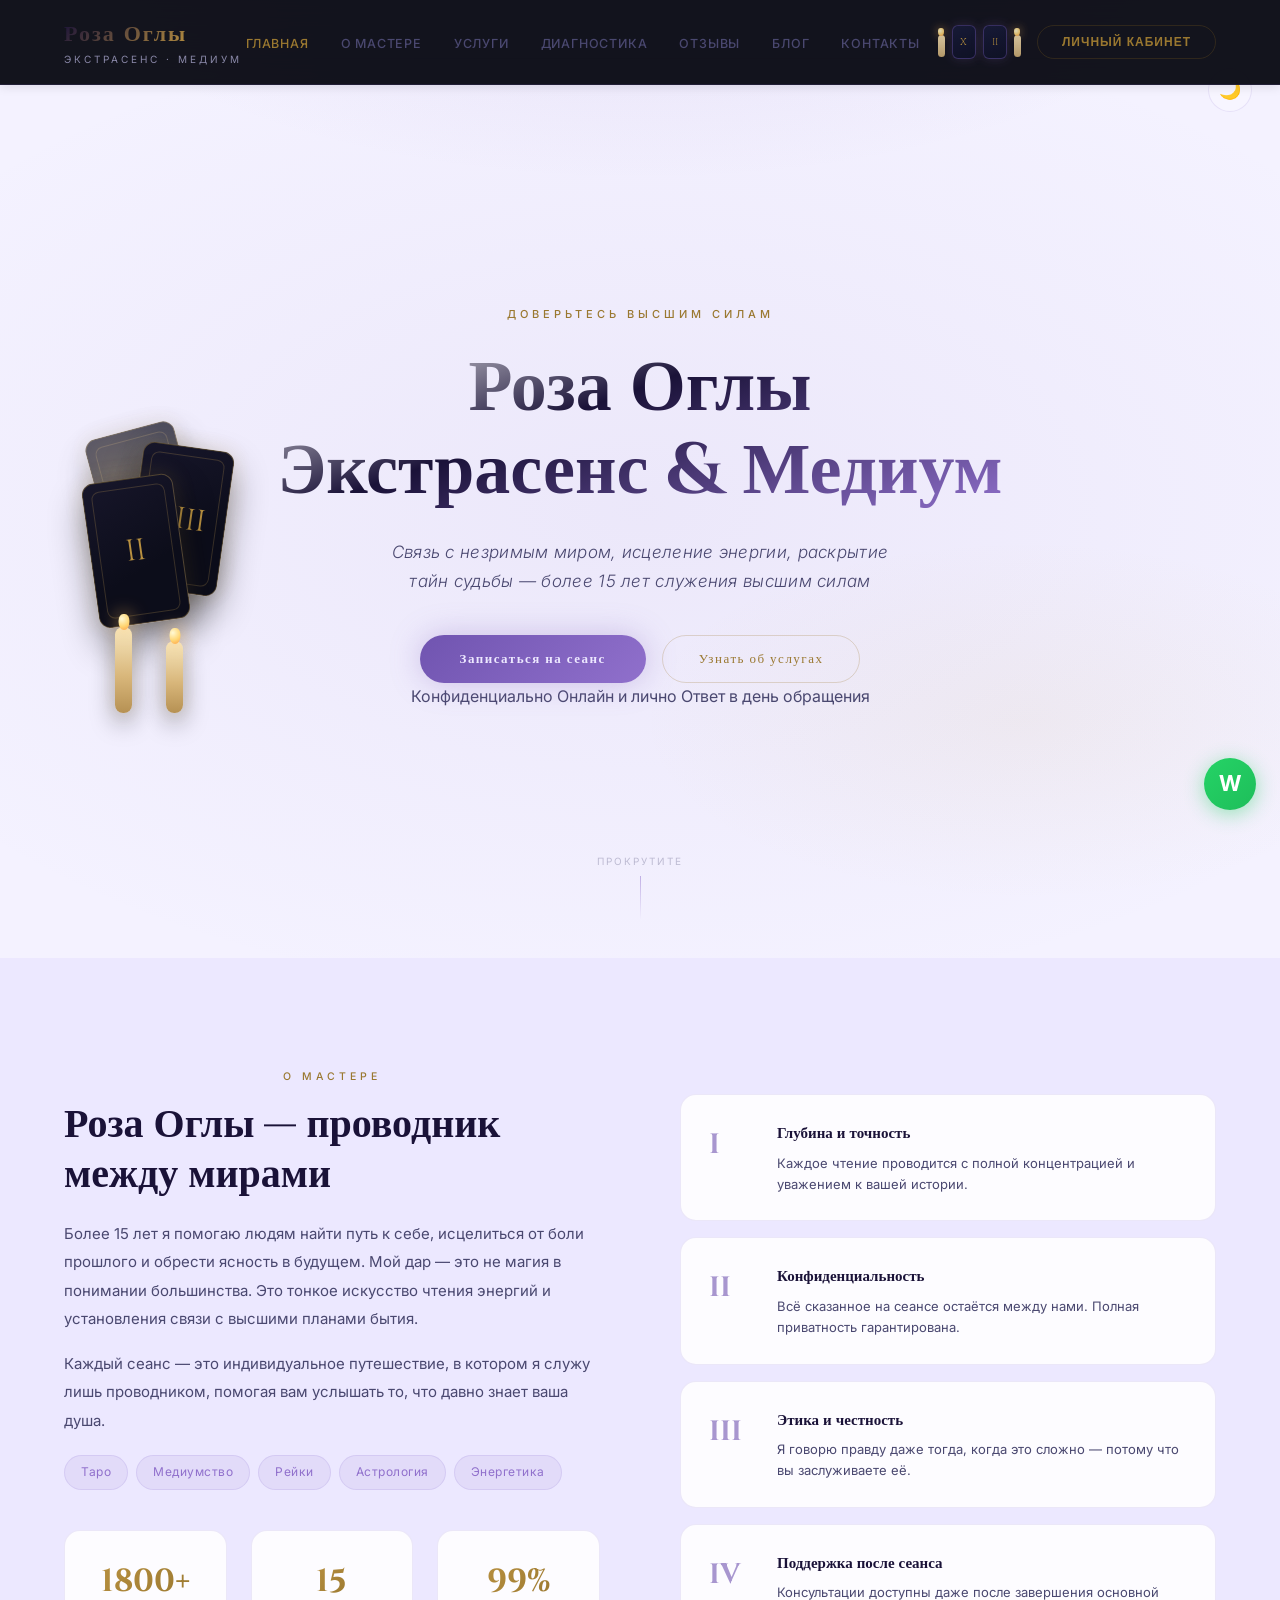
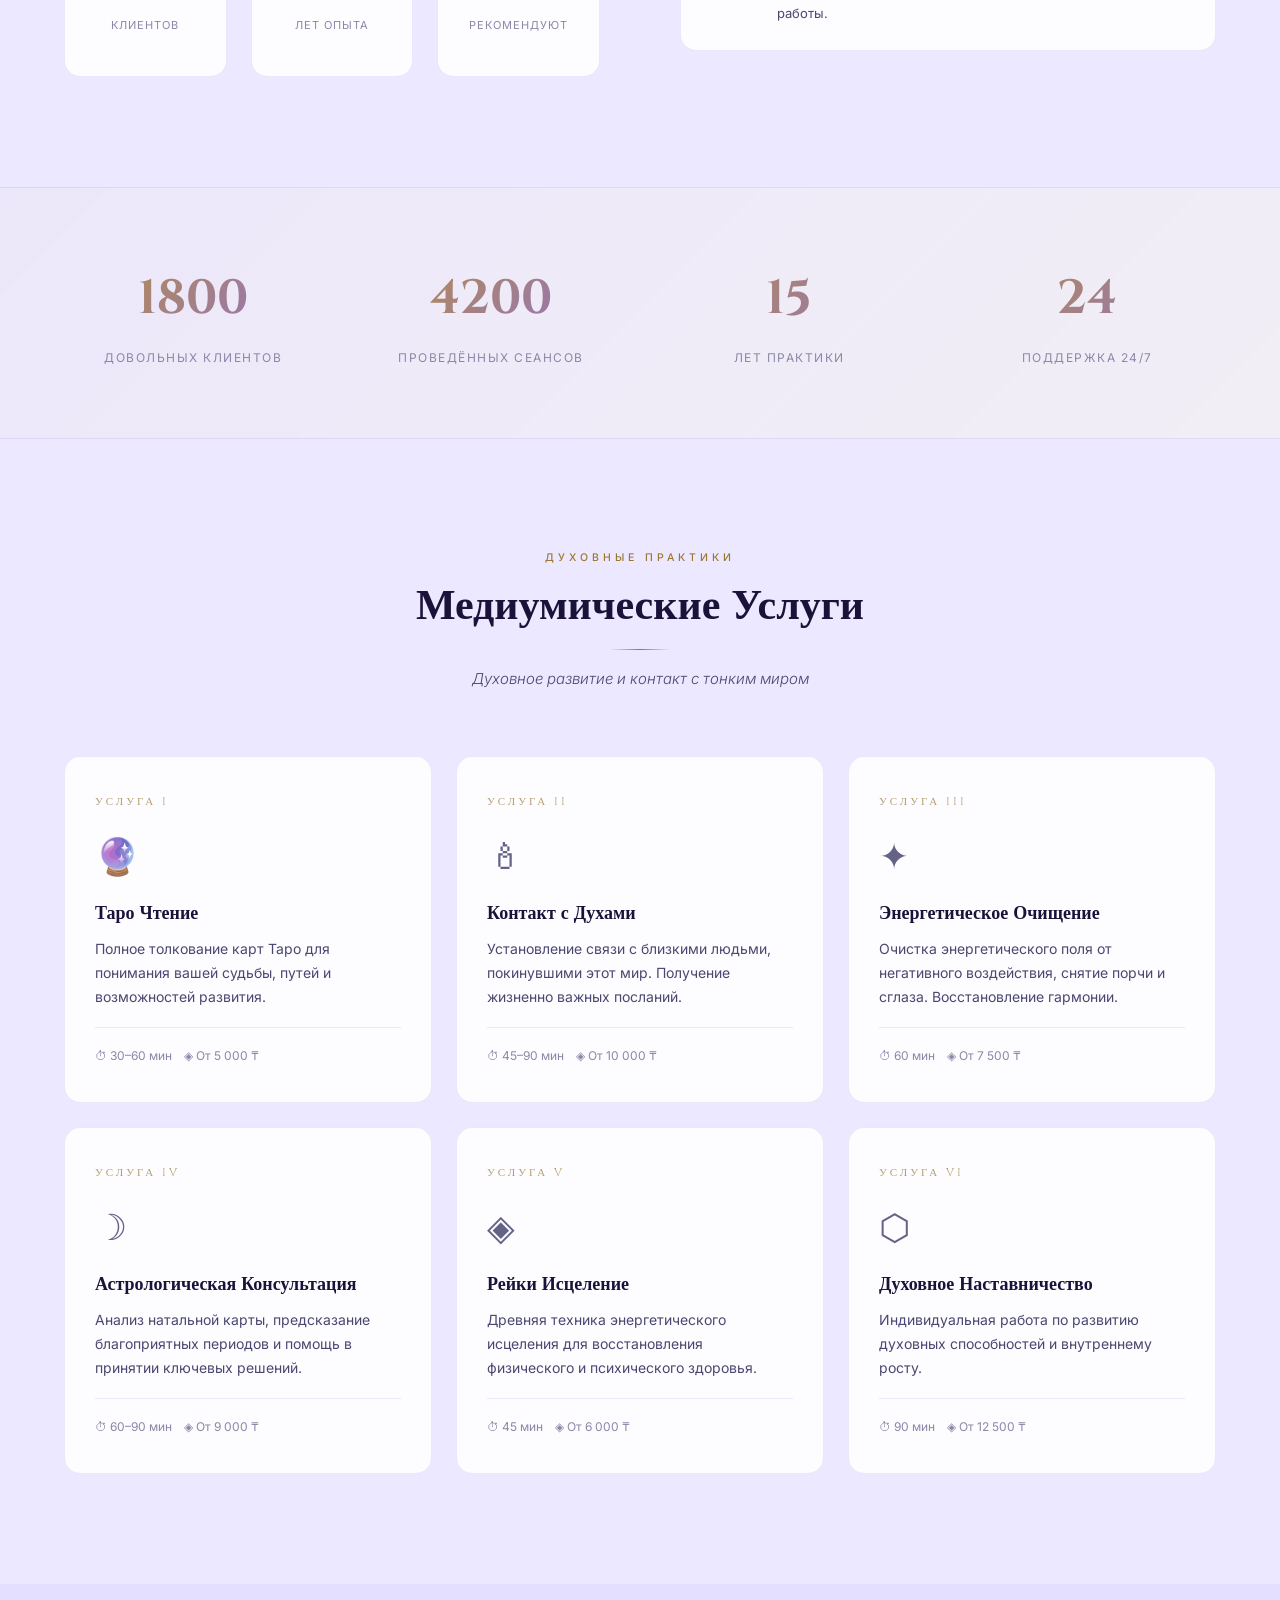
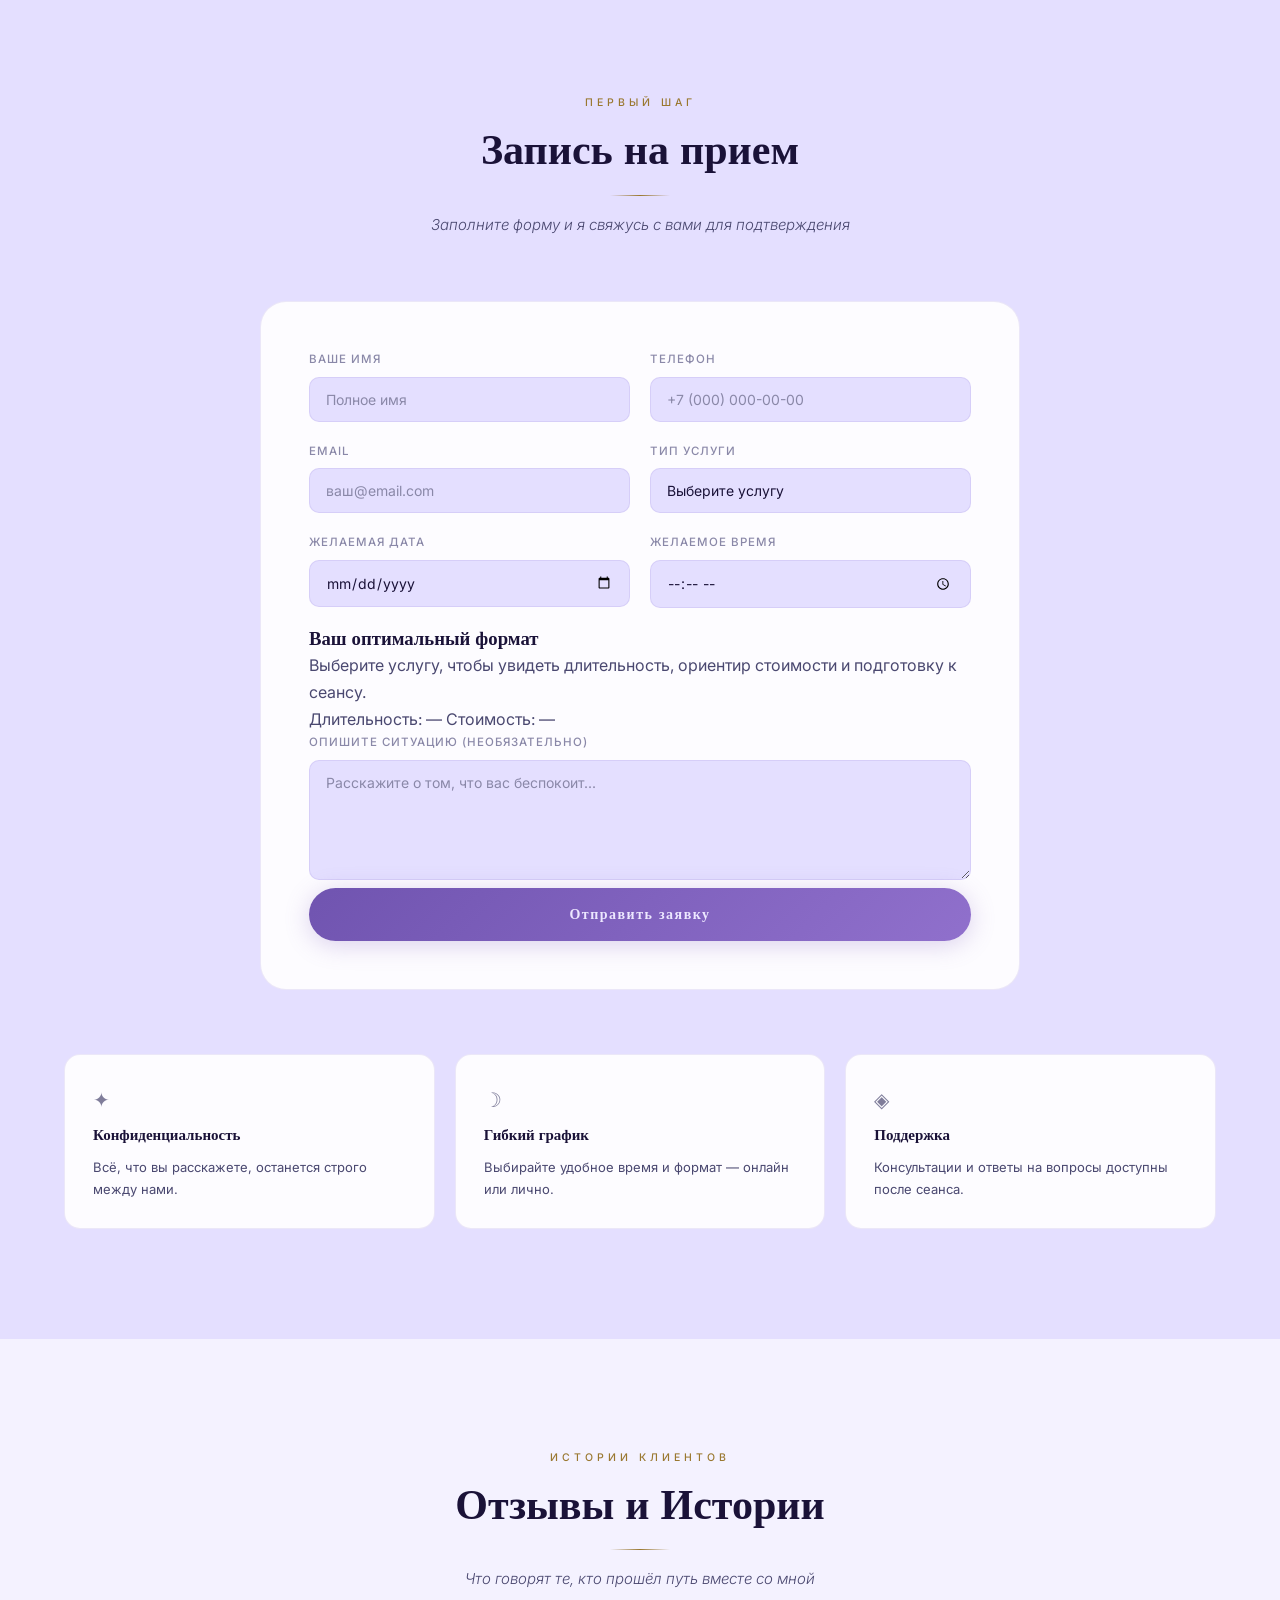
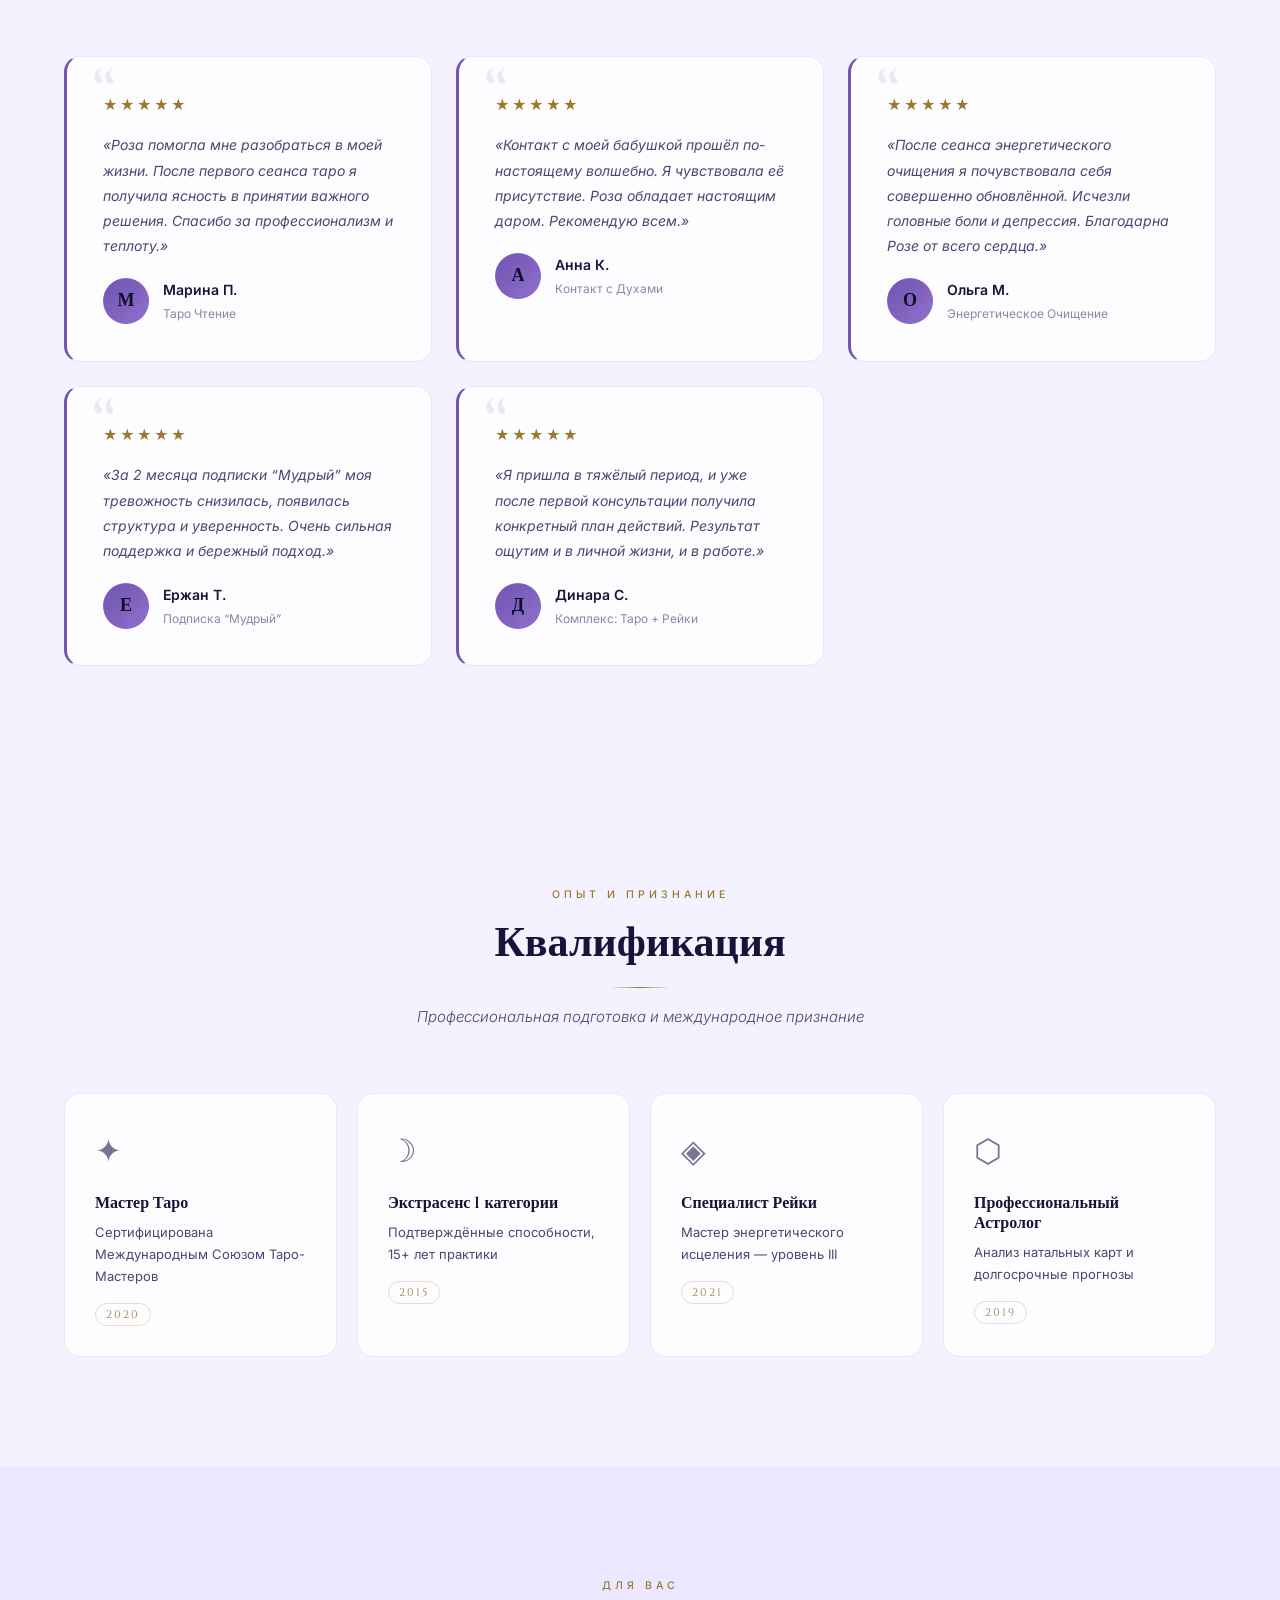
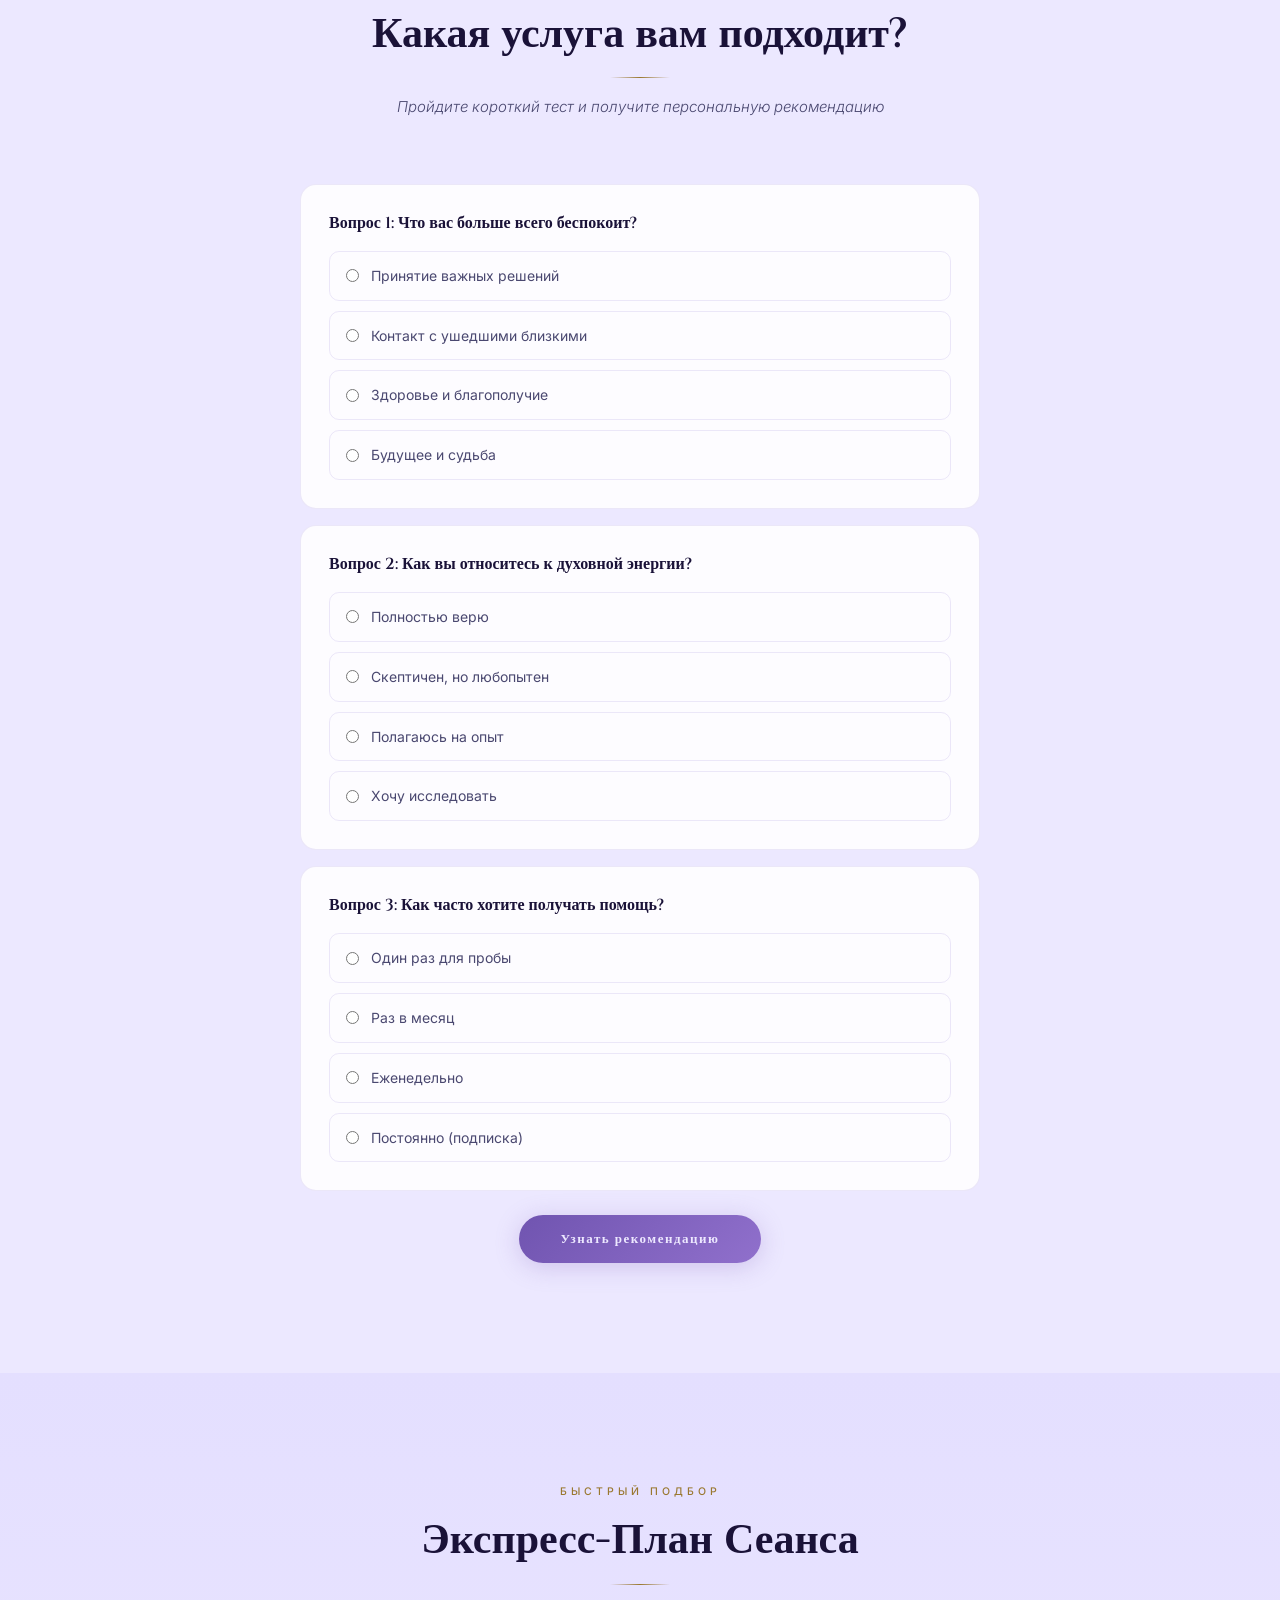
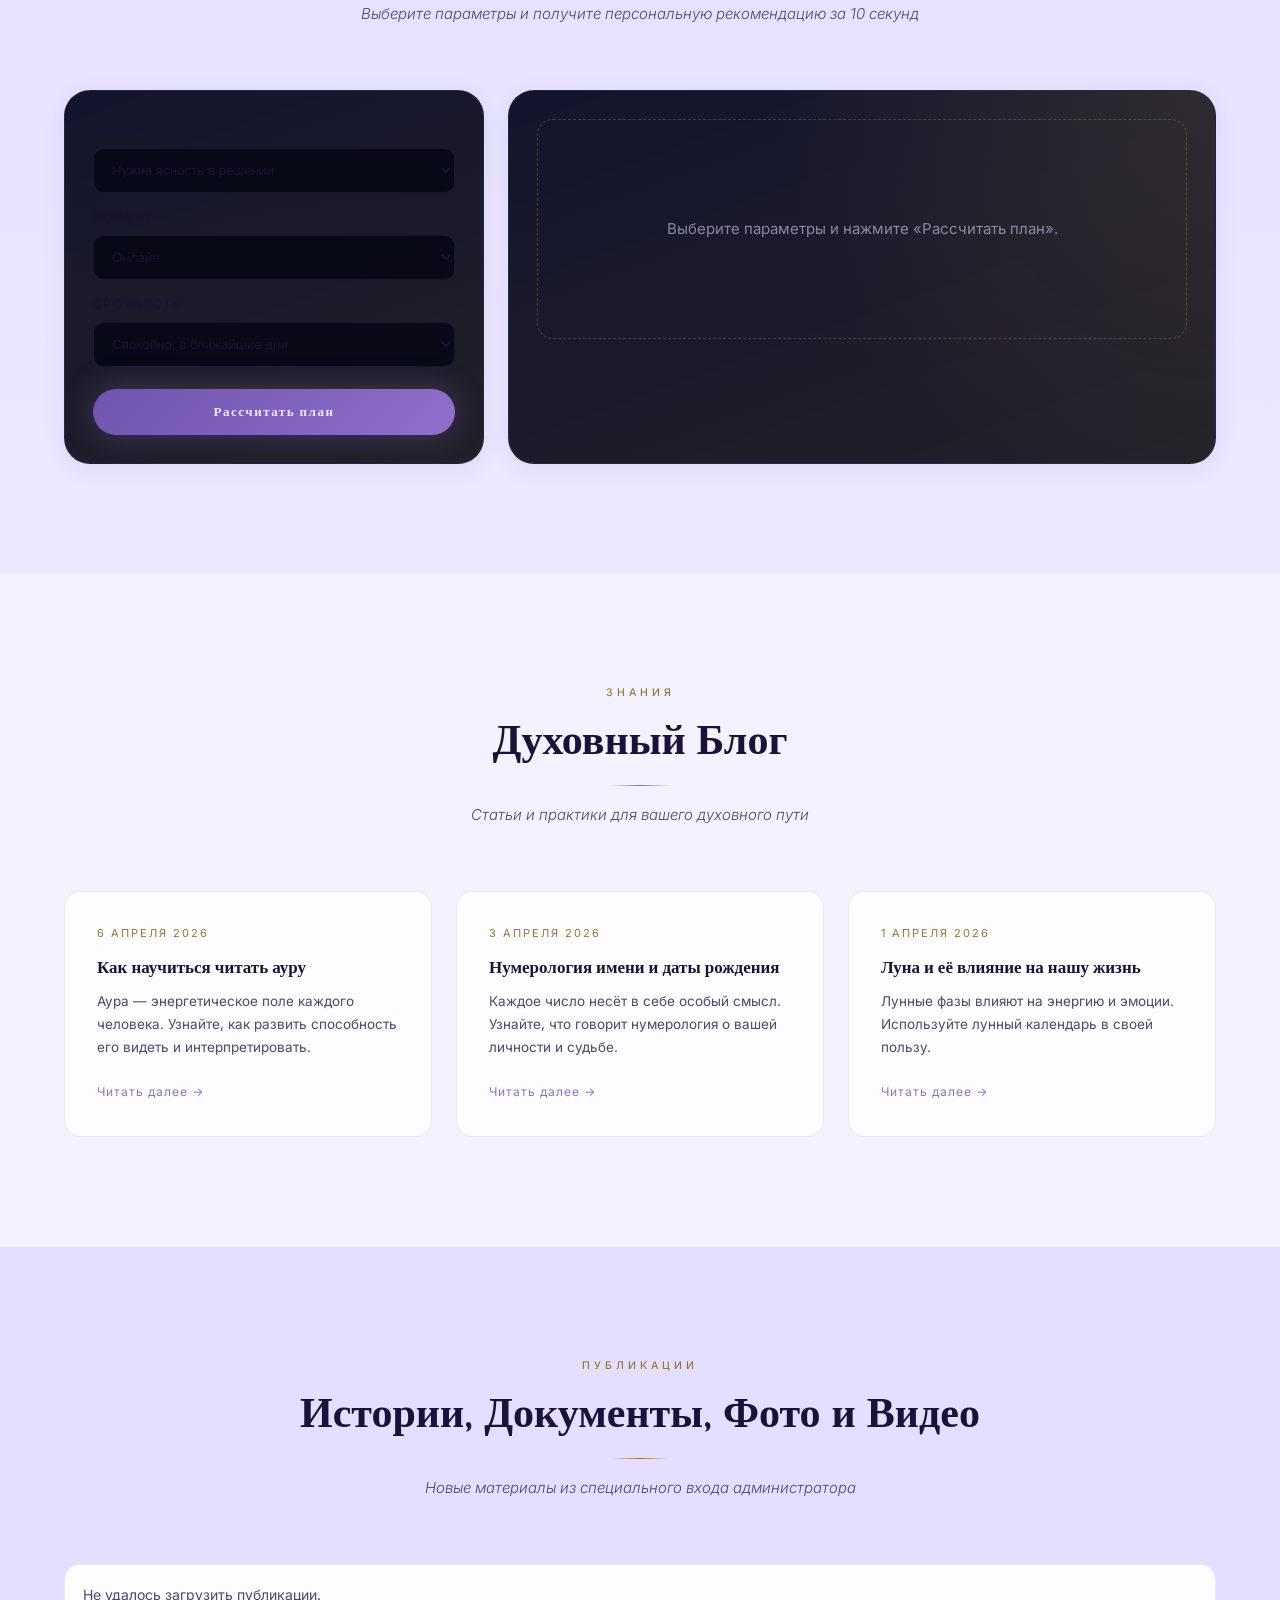
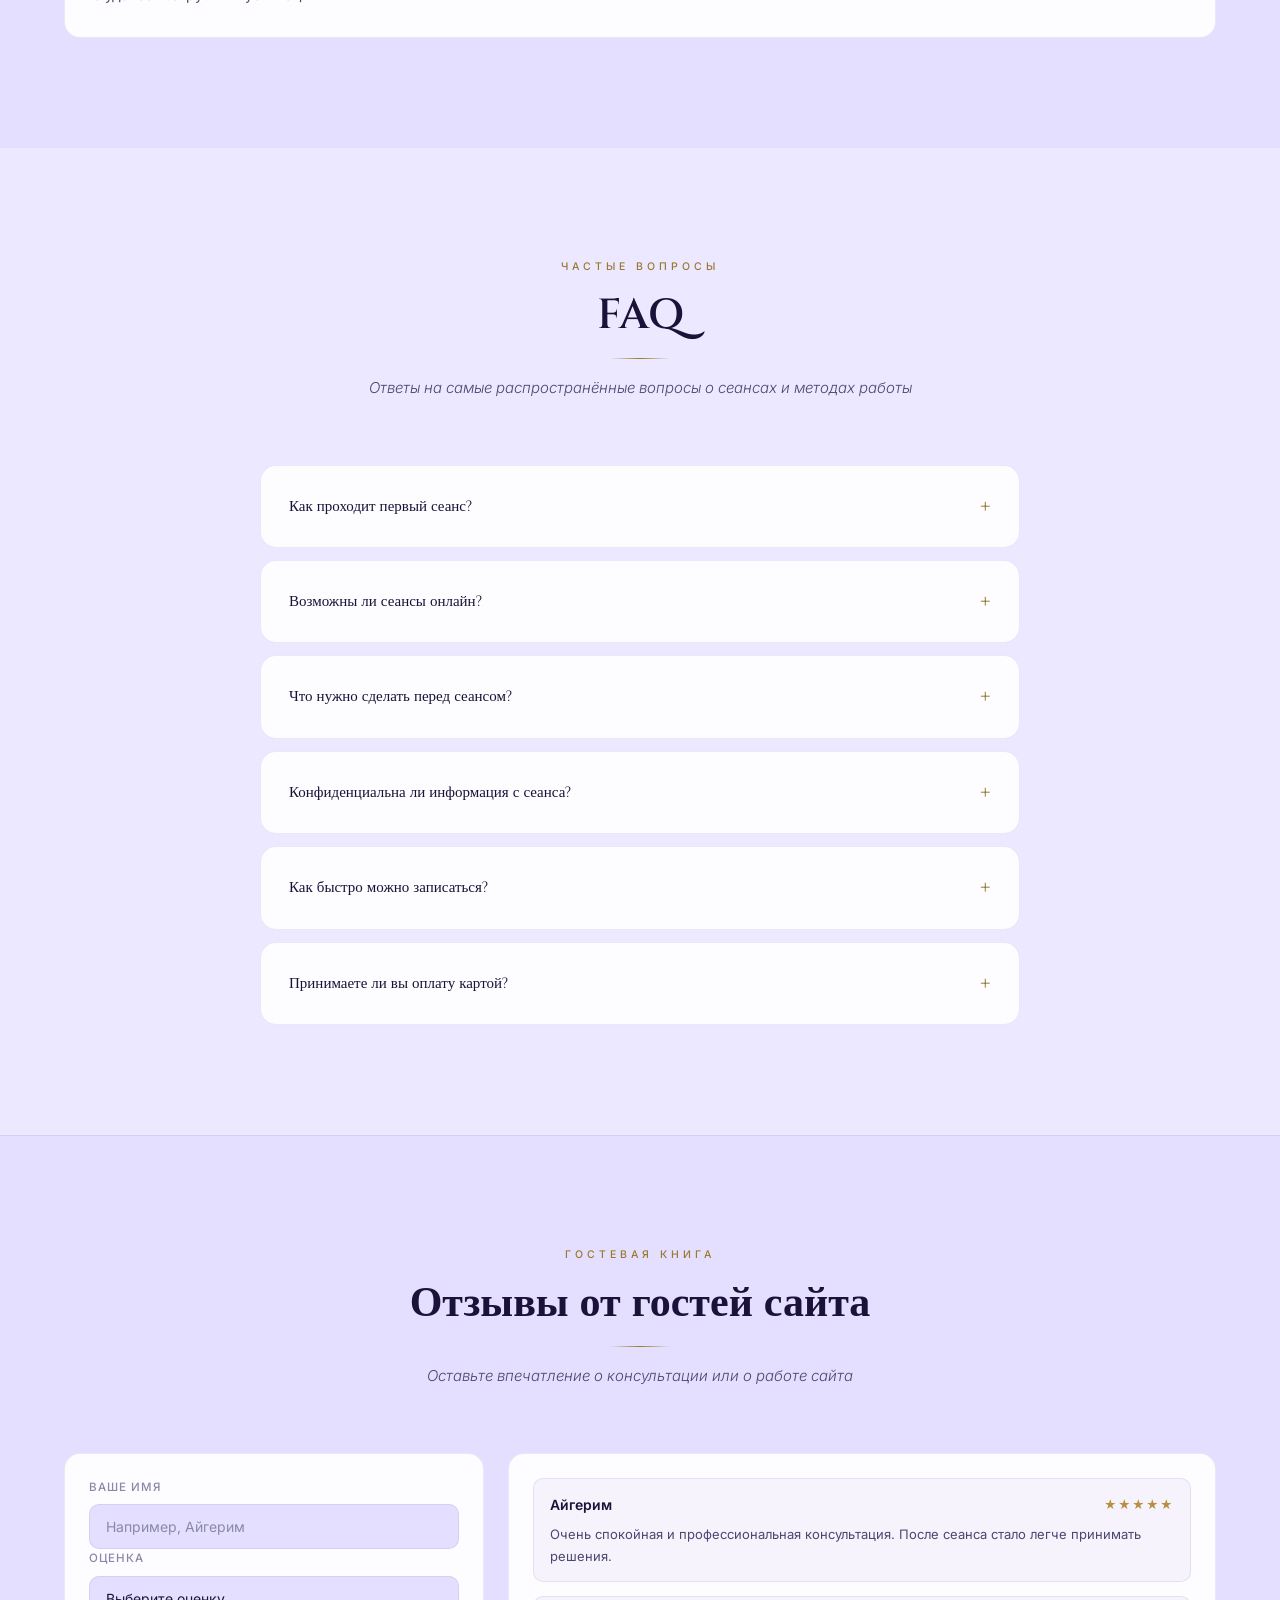
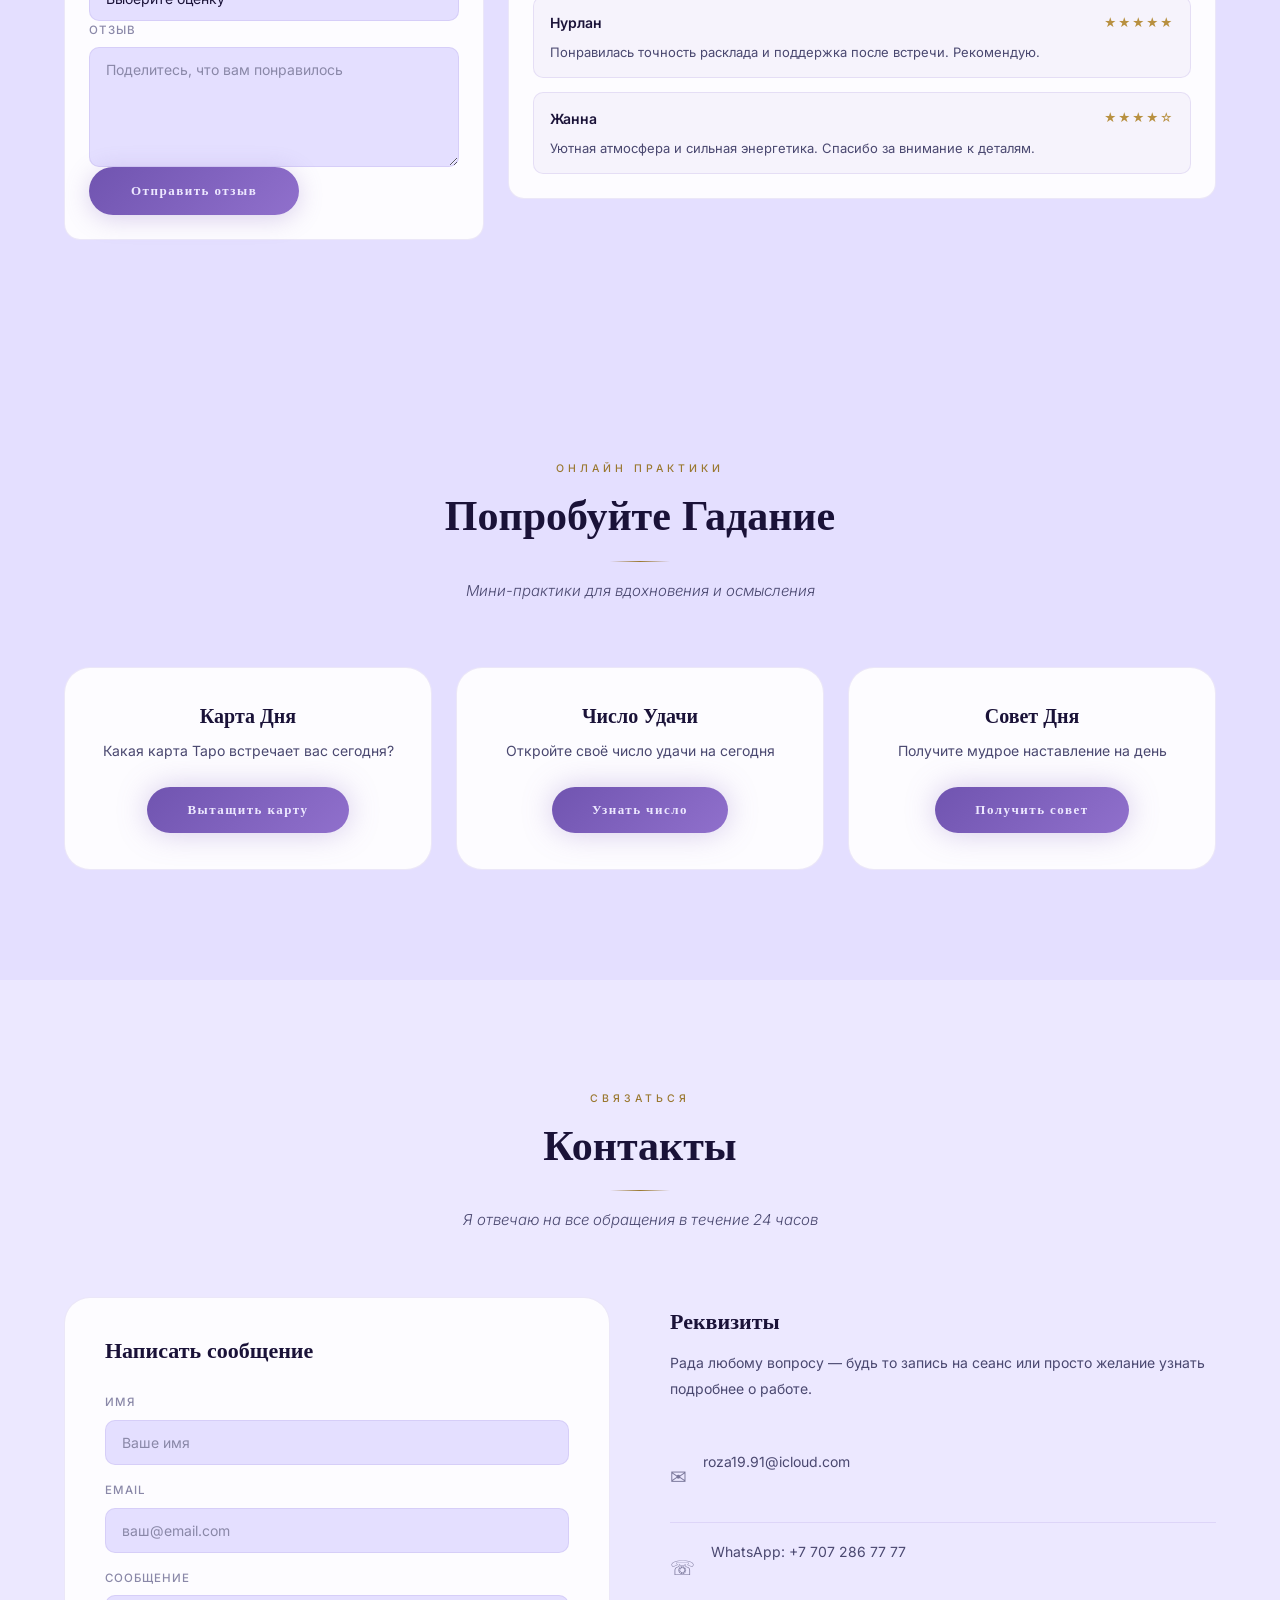
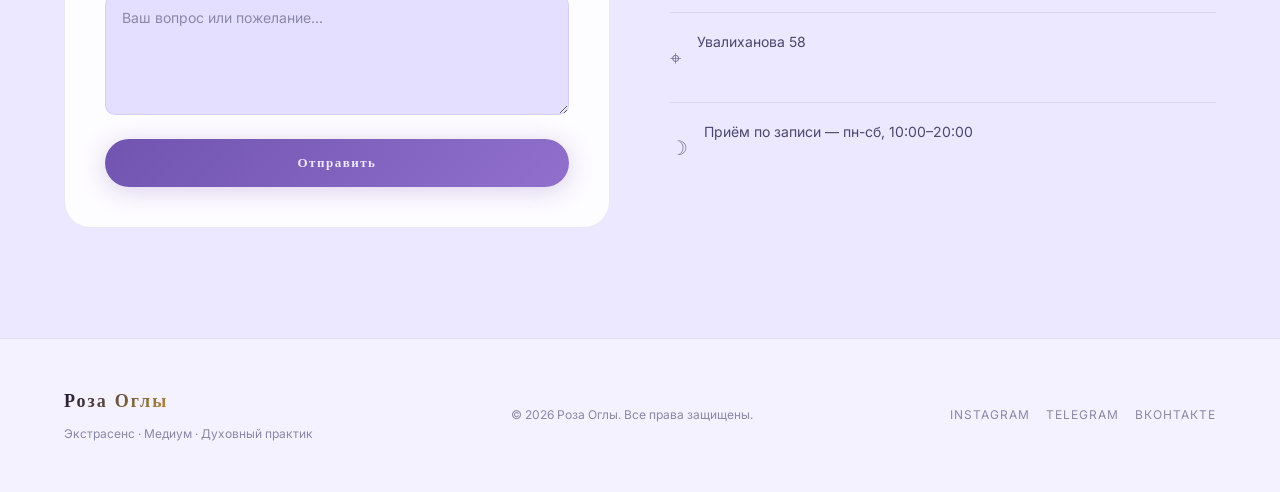
<file: index.html>
﻿<!DOCTYPE html>
<html lang="ru">
<head>
    <meta charset="UTF-8">
    <meta name="viewport" content="width=device-width, initial-scale=1.0">
    <title>Роза Оглы — Экстрасенс и Медиум</title>
    <meta name="description" content="Роза Оглы — профессиональный экстрасенс и медиум. Таро, контакт с духами, энергетическое очищение, рейки, астрология. Запись онлайн. Увалиханова 58.">
    <meta name="keywords" content="экстрасенс, медиум, таро, рейки, астрология, энергетическое очищение, гадание, духовная консультация">
    <meta name="author" content="Роза Оглы">
    <meta property="og:title" content="Роза Оглы — Экстрасенс &amp; Медиум">
    <meta property="og:description" content="Таро, медиумство, рейки и энергетическое очищение. Более 15 лет практики. Запишитесь на сеанс онлайн.">
    <meta property="og:type" content="website">
    <meta property="og:locale" content="ru_RU">
    <meta name="theme-color" content="#05060F">
    <link rel="preconnect" href="https://fonts.googleapis.com">
    <link rel="stylesheet" href="styles_dark.css">
</head>
<body>

    <!-- Прелоадер -->
    <div class="preloader" id="preloader">
        <div class="preloader-inner">
            <div class="preloader-crystal">✦</div>
            <div class="preloader-text">Роза Оглы</div>
            <div class="preloader-bar"><div class="preloader-fill"></div></div>
        </div>
    </div>

    <!-- Переключатель темы -->
    <button class="theme-toggle" id="themeToggle" onclick="toggleTheme()" title="Сменить тему">☀</button>

    <!-- Навигация -->
    <nav class="navbar" id="navbar">
        <div class="container">
            <div class="logo" onclick="openAdminAccess()" title="Вход для администратора">
                <span class="logo-text" onclick="openAdminAccess()" title="Вход для администратора">Роза Оглы</span>
                <span class="logo-subtitle">Экстрасенс · Медиум</span>
            </div>
            <ul class="nav-links">
                <li><a href="#home" class="nav-link">Главная</a></li>
                <li><a href="#about" class="nav-link">О мастере</a></li>
                <li><a href="#mediumship" class="nav-link">Услуги</a></li>
                <li><a href="#session-planner" class="nav-link">Диагностика</a></li>
                <li><a href="#testimonials" class="nav-link">Отзывы</a></li>
                <li><a href="#blog" class="nav-link">Блог</a></li>
                <li><a href="#contact" class="nav-link">Контакты</a></li>
            </ul>
            <div class="nav-oracle" aria-hidden="true">
                <span class="nav-candle"></span>
                <span class="nav-card">X</span>
                <span class="nav-card">II</span>
                <span class="nav-candle"></span>
            </div>
            <button class="nav-hamburger" id="navHamburger" onclick="toggleMobileMenu()" aria-label="Открыть меню">
                <span></span><span></span><span></span>
            </button>
            <button class="login-btn" onclick="openLoginModal()">Личный кабинет</button>
        </div>
    </nav>
    <div class="scroll-progress" id="scrollProgress" aria-hidden="true"></div>

    <!-- Герой -->
    <section id="home" class="hero">
        <div class="hero-content">
            <span class="hero-eyebrow">Доверьтесь высшим силам</span>
            <h1 class="hero-title">Роза Оглы<br>Экстрасенс &amp; Медиум</h1>
            <p class="hero-subtitle">Связь с незримым миром, исцеление энергии, раскрытие тайн судьбы — более 15 лет служения высшим силам</p>
            <div class="hero-actions">
                <button class="btn-primary" onclick="scrollToSection('#booking')">Записаться на сеанс</button>
                <button class="btn-secondary" onclick="scrollToSection('#mediumship')">Узнать об услугах</button>
            </div>
            <div class="hero-trust-strip">
                <span>Конфиденциально</span>
                <span>Онлайн и лично</span>
                <span>Ответ в день обращения</span>
            </div>
        </div>
        <div class="hero-tarot" aria-hidden="true">
            <div class="tarot-card card-back"></div>
            <div class="tarot-card card-mid">XIII</div>
            <div class="tarot-card card-front">II</div>
        </div>
        <div class="hero-candles" aria-hidden="true">
            <div class="hero-candle hero-candle-left"><span class="flame"></span></div>
            <div class="hero-candle hero-candle-right"><span class="flame"></span></div>
        </div>
        <div class="scroll-indicator">
            <span>Прокрутите</span>
            <div class="scroll-line"></div>
        </div>
    </section>

    <!-- О мастере -->
    <section id="about" class="about">
        <div class="container">
            <div class="about-layout">
                <div class="about-text">
                    <span class="section-label">О мастере</span>
                    <h2>Роза Оглы — проводник между мирами</h2>
                    <p>Более 15 лет я помогаю людям найти путь к себе, исцелиться от боли прошлого и обрести ясность в будущем. Мой дар — это не магия в понимании большинства. Это тонкое искусство чтения энергий и установления связи с высшими планами бытия.</p>
                    <p>Каждый сеанс — это индивидуальное путешествие, в котором я служу лишь проводником, помогая вам услышать то, что давно знает ваша душа.</p>
                    <div>
                        <span class="about-tag">Таро</span>
                        <span class="about-tag">Медиумство</span>
                        <span class="about-tag">Рейки</span>
                        <span class="about-tag">Астрология</span>
                        <span class="about-tag">Энергетика</span>
                    </div>
                    <div class="about-stats">
                        <div class="about-stat">
                            <span class="about-stat-num">1800+</span>
                            <p>Клиентов</p>
                        </div>
                        <div class="about-stat">
                            <span class="about-stat-num">15</span>
                            <p>Лет опыта</p>
                        </div>
                        <div class="about-stat">
                            <span class="about-stat-num">99%</span>
                            <p>Рекомендуют</p>
                        </div>
                    </div>
                </div>
                <div class="about-card-stack">
                    <div class="about-feat-card">
                        <span class="feat-num">I</span>
                        <div class="feat-body">
                            <h4>Глубина и точность</h4>
                            <p>Каждое чтение проводится с полной концентрацией и уважением к вашей истории.</p>
                        </div>
                    </div>
                    <div class="about-feat-card">
                        <span class="feat-num">II</span>
                        <div class="feat-body">
                            <h4>Конфиденциальность</h4>
                            <p>Всё сказанное на сеансе остаётся между нами. Полная приватность гарантирована.</p>
                        </div>
                    </div>
                    <div class="about-feat-card">
                        <span class="feat-num">III</span>
                        <div class="feat-body">
                            <h4>Этика и честность</h4>
                            <p>Я говорю правду даже тогда, когда это сложно — потому что вы заслуживаете её.</p>
                        </div>
                    </div>
                    <div class="about-feat-card">
                        <span class="feat-num">IV</span>
                        <div class="feat-body">
                            <h4>Поддержка после сеанса</h4>
                            <p>Консультации доступны даже после завершения основной работы.</p>
                        </div>
                    </div>
                </div>
            </div>
        </div>
    </section>

    <!-- Статистика -->
    <section class="stats">
        <div class="container">
            <div class="stat-item">
                <span class="stat-number" data-target="1800">0</span>
                <p>Довольных клиентов</p>
            </div>
            <div class="stat-item">
                <span class="stat-number" data-target="4200">0</span>
                <p>Проведённых сеансов</p>
            </div>
            <div class="stat-item">
                <span class="stat-number" data-target="15">0</span>
                <p>Лет практики</p>
            </div>
            <div class="stat-item">
                <span class="stat-number" data-target="24">0</span>
                <p>Поддержка 24/7</p>
            </div>
        </div>
    </section>

    <!-- Медиумические Услуги -->
    <section id="mediumship" class="mediumship">
        <div class="container">
            <span class="section-label">Духовные практики</span>
            <h2 class="section-title">Медиумические Услуги</h2>
            <p class="section-subtitle">Духовное развитие и контакт с тонким миром</p>

            <div class="mediumship-content">
                <div class="mediumship-card slide-in">
                    <span class="card-no">Услуга I</span>
                    <div class="card-icon">🔮</div>
                    <h3>Таро Чтение</h3>
                    <p>Полное толкование карт Таро для понимания вашей судьбы, путей и возможностей развития.</p>
                    <div class="card-features">
                        <span class="feature">⏱ 30–60 мин</span>
                        <span class="feature">◈ От 5 000 ₸</span>
                    </div>
                </div>

                <div class="mediumship-card slide-in">
                    <span class="card-no">Услуга II</span>
                    <div class="card-icon">🕯</div>
                    <h3>Контакт с Духами</h3>
                    <p>Установление связи с близкими людьми, покинувшими этот мир. Получение жизненно важных посланий.</p>
                    <div class="card-features">
                        <span class="feature">⏱ 45–90 мин</span>
                        <span class="feature">◈ От 10 000 ₸</span>
                    </div>
                </div>

                <div class="mediumship-card slide-in">
                    <span class="card-no">Услуга III</span>
                    <div class="card-icon">✦</div>
                    <h3>Энергетическое Очищение</h3>
                    <p>Очистка энергетического поля от негативного воздействия, снятие порчи и сглаза. Восстановление гармонии.</p>
                    <div class="card-features">
                        <span class="feature">⏱ 60 мин</span>
                        <span class="feature">◈ От 7 500 ₸</span>
                    </div>
                </div>

                <div class="mediumship-card slide-in">
                    <span class="card-no">Услуга IV</span>
                    <div class="card-icon">☽</div>
                    <h3>Астрологическая Консультация</h3>
                    <p>Анализ натальной карты, предсказание благоприятных периодов и помощь в принятии ключевых решений.</p>
                    <div class="card-features">
                        <span class="feature">⏱ 60–90 мин</span>
                        <span class="feature">◈ От 9 000 ₸</span>
                    </div>
                </div>

                <div class="mediumship-card slide-in">
                    <span class="card-no">Услуга V</span>
                    <div class="card-icon">◈</div>
                    <h3>Рейки Исцеление</h3>
                    <p>Древняя техника энергетического исцеления для восстановления физического и психического здоровья.</p>
                    <div class="card-features">
                        <span class="feature">⏱ 45 мин</span>
                        <span class="feature">◈ От 6 000 ₸</span>
                    </div>
                </div>

                <div class="mediumship-card slide-in">
                    <span class="card-no">Услуга VI</span>
                    <div class="card-icon">⬡</div>
                    <h3>Духовное Наставничество</h3>
                    <p>Индивидуальная работа по развитию духовных способностей и внутреннему росту.</p>
                    <div class="card-features">
                        <span class="feature">⏱ 90 мин</span>
                        <span class="feature">◈ От 12 500 ₸</span>
                    </div>
                </div>
            </div>
        </div>
    </section>

    <!-- Запись на Сеанс -->
    <section id="booking" class="booking">
        <div class="container">
            <span class="section-label">Первый шаг</span>
            <h2 class="section-title">Запись на прием</h2>
            <p class="section-subtitle">Заполните форму и я свяжусь с вами для подтверждения</p>

            <form class="booking-form" id="bookingFormElement">
                <div class="form-row">
                    <div class="form-group">
                        <label>Ваше имя</label>
                        <input id="bookingName" type="text" placeholder="Полное имя" required>
                    </div>
                    <div class="form-group">
                        <label>Телефон</label>
                        <input id="bookingPhone" type="tel" placeholder="+7 (000) 000-00-00" required>
                    </div>
                </div>
                <div class="form-row">
                    <div class="form-group">
                        <label>Email</label>
                        <input id="bookingEmail" type="email" placeholder="ваш@email.com" required>
                    </div>
                    <div class="form-group">
                        <label>Тип услуги</label>
                        <select id="bookingService" required>
                            <option value="">Выберите услугу</option>
                            <option value="tarot">Таро Чтение</option>
                            <option value="spirits">Контакт с Духами</option>
                            <option value="cleaning">Энергетическое Очищение</option>
                            <option value="astro">Астрологическая Консультация</option>
                            <option value="reiki">Рейки Исцеление</option>
                            <option value="coaching">Духовное Наставничество</option>
                        </select>
                    </div>
                </div>
                <div class="form-row">
                    <div class="form-group">
                        <label>Желаемая дата</label>
                        <input id="bookingDate" type="date" required>
                    </div>
                    <div class="form-group">
                        <label>Желаемое время</label>
                        <input id="bookingTime" type="time" required>
                    </div>
                </div>
                <div class="slot-hints" id="mainBookingSlots"></div>
                <div class="booking-insight" id="bookingInsight">
                    <h3>Ваш оптимальный формат</h3>
                    <p id="bookingInsightText">Выберите услугу, чтобы увидеть длительность, ориентир стоимости и подготовку к сеансу.</p>
                    <div class="booking-insight-meta">
                        <span id="bookingInsightDuration">Длительность: —</span>
                        <span id="bookingInsightPrice">Стоимость: —</span>
                    </div>
                </div>
                <div class="form-group full">
                    <label>Опишите ситуацию (необязательно)</label>
                    <textarea placeholder="Расскажите о том, что вас беспокоит..." rows="4"></textarea>
                </div>
                <button type="submit" class="submit-btn">Отправить заявку</button>
            </form>

            <div class="booking-info">
                <div class="info-card">
                    <span class="info-icon">✦</span>
                    <h3>Конфиденциальность</h3>
                    <p>Всё, что вы расскажете, останется строго между нами.</p>
                </div>
                <div class="info-card">
                    <span class="info-icon">☽</span>
                    <h3>Гибкий график</h3>
                    <p>Выбирайте удобное время и формат — онлайн или лично.</p>
                </div>
                <div class="info-card">
                    <span class="info-icon">◈</span>
                    <h3>Поддержка</h3>
                    <p>Консультации и ответы на вопросы доступны после сеанса.</p>
                </div>
            </div>
        </div>
    </section>

    <!-- Отзывы -->
    <section id="testimonials" class="testimonials">
        <div class="container">
            <span class="section-label">Истории клиентов</span>
            <h2 class="section-title">Отзывы и Истории</h2>
            <p class="section-subtitle">Что говорят те, кто прошёл путь вместе со мной</p>

            <div class="testimonials-slider">
                <div class="testimonial-card fade-in">
                    <div class="testimonial-stars">★★★★★</div>
                    <p class="testimonial-text">«Роза помогла мне разобраться в моей жизни. После первого сеанса таро я получила ясность в принятии важного решения. Спасибо за профессионализм и теплоту.»</p>
                    <div class="testimonial-author">
                        <div class="author-avatar">М</div>
                        <div>
                            <p class="author-name">Марина П.</p>
                            <p class="author-service">Таро Чтение</p>
                        </div>
                    </div>
                </div>

                <div class="testimonial-card fade-in">
                    <div class="testimonial-stars">★★★★★</div>
                    <p class="testimonial-text">«Контакт с моей бабушкой прошёл по-настоящему волшебно. Я чувствовала её присутствие. Роза обладает настоящим даром. Рекомендую всем.»</p>
                    <div class="testimonial-author">
                        <div class="author-avatar">А</div>
                        <div>
                            <p class="author-name">Анна К.</p>
                            <p class="author-service">Контакт с Духами</p>
                        </div>
                    </div>
                </div>

                <div class="testimonial-card fade-in">
                    <div class="testimonial-stars">★★★★★</div>
                    <p class="testimonial-text">«После сеанса энергетического очищения я почувствовала себя совершенно обновлённой. Исчезли головные боли и депрессия. Благодарна Розе от всего сердца.»</p>
                    <div class="testimonial-author">
                        <div class="author-avatar">О</div>
                        <div>
                            <p class="author-name">Ольга М.</p>
                            <p class="author-service">Энергетическое Очищение</p>
                        </div>
                    </div>
                </div>

                <div class="testimonial-card fade-in">
                    <div class="testimonial-stars">★★★★★</div>
                    <p class="testimonial-text">«За 2 месяца подписки “Мудрый” моя тревожность снизилась, появилась структура и уверенность. Очень сильная поддержка и бережный подход.»</p>
                    <div class="testimonial-author">
                        <div class="author-avatar">Е</div>
                        <div>
                            <p class="author-name">Ержан Т.</p>
                            <p class="author-service">Подписка “Мудрый”</p>
                        </div>
                    </div>
                </div>

                <div class="testimonial-card fade-in">
                    <div class="testimonial-stars">★★★★★</div>
                    <p class="testimonial-text">«Я пришла в тяжёлый период, и уже после первой консультации получила конкретный план действий. Результат ощутим и в личной жизни, и в работе.»</p>
                    <div class="testimonial-author">
                        <div class="author-avatar">Д</div>
                        <div>
                            <p class="author-name">Динара С.</p>
                            <p class="author-service">Комплекс: Таро + Рейки</p>
                        </div>
                    </div>
                </div>
            </div>
        </div>
    </section>

    <!-- Квалификация -->
    <section id="credentials" class="credentials">
        <div class="container">
            <span class="section-label">Опыт и признание</span>
            <h2 class="section-title">Квалификация</h2>
            <p class="section-subtitle">Профессиональная подготовка и международное признание</p>

            <div class="credentials-grid">
                <div class="credential-card slide-in">
                    <span class="credential-icon">✦</span>
                    <h3>Мастер Таро</h3>
                    <p>Сертифицирована Международным Союзом Таро-Мастеров</p>
                    <span class="year">2020</span>
                </div>
                <div class="credential-card slide-in">
                    <span class="credential-icon">☽</span>
                    <h3>Экстрасенс I категории</h3>
                    <p>Подтверждённые способности, 15+ лет практики</p>
                    <span class="year">2015</span>
                </div>
                <div class="credential-card slide-in">
                    <span class="credential-icon">◈</span>
                    <h3>Специалист Рейки</h3>
                    <p>Мастер энергетического исцеления — уровень III</p>
                    <span class="year">2021</span>
                </div>
                <div class="credential-card slide-in">
                    <span class="credential-icon">⬡</span>
                    <h3>Профессиональный Астролог</h3>
                    <p>Анализ натальных карт и долгосрочные прогнозы</p>
                    <span class="year">2019</span>
                </div>
            </div>
        </div>
    </section>

    <!-- Тест совместимости -->
    <section id="compatibility" class="compatibility">
        <div class="container">
            <span class="section-label">Для вас</span>
            <h2 class="section-title">Какая услуга вам подходит?</h2>
            <p class="section-subtitle">Пройдите короткий тест и получите персональную рекомендацию</p>

            <div class="compatibility-quiz">
                <div class="quiz-question">
                    <h3>Вопрос 1: Что вас больше всего беспокоит?</h3>
                    <div class="quiz-options">
                        <label class="quiz-option"><input type="radio" name="q1" value="decisions"> Принятие важных решений</label>
                        <label class="quiz-option"><input type="radio" name="q1" value="loved"> Контакт с ушедшими близкими</label>
                        <label class="quiz-option"><input type="radio" name="q1" value="health"> Здоровье и благополучие</label>
                        <label class="quiz-option"><input type="radio" name="q1" value="future"> Будущее и судьба</label>
                    </div>
                </div>

                <div class="quiz-question">
                    <h3>Вопрос 2: Как вы относитесь к духовной энергии?</h3>
                    <div class="quiz-options">
                        <label class="quiz-option"><input type="radio" name="q2" value="believe"> Полностью верю</label>
                        <label class="quiz-option"><input type="radio" name="q2" value="skeptic"> Скептичен, но любопытен</label>
                        <label class="quiz-option"><input type="radio" name="q2" value="experience"> Полагаюсь на опыт</label>
                        <label class="quiz-option"><input type="radio" name="q2" value="explore"> Хочу исследовать</label>
                    </div>
                </div>

                <div class="quiz-question">
                    <h3>Вопрос 3: Как часто хотите получать помощь?</h3>
                    <div class="quiz-options">
                        <label class="quiz-option"><input type="radio" name="q3" value="once"> Один раз для пробы</label>
                        <label class="quiz-option"><input type="radio" name="q3" value="monthly"> Раз в месяц</label>
                        <label class="quiz-option"><input type="radio" name="q3" value="regular"> Еженедельно</label>
                        <label class="quiz-option"><input type="radio" name="q3" value="constant"> Постоянно (подписка)</label>
                    </div>
                </div>

                <button type="button" class="submit-btn quiz-btn" onclick="runCompatibilityTest()">Узнать рекомендацию</button>
            </div>

            <div id="quizResult" class="quiz-result hidden">
                <h3>Ваша рекомендация:</h3>
                <div id="resultContent"></div>
                <button class="btn-primary" onclick="scrollToSection('#booking')" style="margin-top:20px">Записаться на сеанс</button>
            </div>
        </div>
    </section>

    <!-- Экспресс-план сеанса -->
    <section id="session-planner" class="session-planner">
        <div class="container">
            <span class="section-label">Быстрый подбор</span>
            <h2 class="section-title">Экспресс-План Сеанса</h2>
            <p class="section-subtitle">Выберите параметры и получите персональную рекомендацию за 10 секунд</p>

            <div class="planner-grid">
                <div class="planner-form-card slide-in">
                    <label class="planner-field">
                        <span>Запрос</span>
                        <select id="plannerGoal">
                            <option value="clarity">Нужна ясность в решении</option>
                            <option value="energy">Чувствую усталость и тяжесть</option>
                            <option value="contact">Хочу контакт с ушедшим близким</option>
                            <option value="love">Вопросы отношений и любви</option>
                        </select>
                    </label>

                    <label class="planner-field">
                        <span>Формат</span>
                        <select id="plannerFormat">
                            <option value="online">Онлайн</option>
                            <option value="offline">Личная встреча</option>
                        </select>
                    </label>

                    <label class="planner-field">
                        <span>Срочность</span>
                        <select id="plannerUrgency">
                            <option value="normal">Спокойно, в ближайшие дни</option>
                            <option value="fast">Нужно в течение 24 часов</option>
                        </select>
                    </label>

                    <button type="button" class="btn-primary planner-btn" onclick="calculateSessionPlan()">Рассчитать план</button>
                </div>

                <div class="planner-result-card slide-in" id="plannerResultCard">
                    <div class="planner-empty" id="plannerEmptyState">
                        Выберите параметры и нажмите «Рассчитать план».
                    </div>
                    <div class="planner-result hidden" id="plannerResult">
                        <h3 id="plannerTitle"></h3>
                        <p id="plannerDescription"></p>
                        <div class="planner-meta">
                            <div class="planner-meta-item">
                                <span>Длительность</span>
                                <strong id="plannerDuration"></strong>
                            </div>
                            <div class="planner-meta-item">
                                <span>Ориентир цены</span>
                                <strong id="plannerPrice"></strong>
                            </div>
                            <div class="planner-meta-item">
                                <span>Ближайшее окно</span>
                                <strong id="plannerSlot"></strong>
                            </div>
                        </div>
                        <div class="planner-actions">
                            <button class="btn-primary" onclick="scrollToSection('#booking')">Записаться</button>
                            <button class="btn-secondary" onclick="scrollToSection('#contact')">Задать вопрос</button>
                        </div>
                    </div>
                </div>
            </div>
        </div>
    </section>

    <!-- Блог -->
    <section id="blog" class="blog">
        <div class="container">
            <span class="section-label">Знания</span>
            <h2 class="section-title">Духовный Блог</h2>
            <p class="section-subtitle">Статьи и практики для вашего духовного пути</p>

            <div class="blog-grid">
                <article class="blog-card slide-in">
                    <div class="blog-date">6 апреля 2026</div>
                    <h3>Как научиться читать ауру</h3>
                    <p>Аура — энергетическое поле каждого человека. Узнайте, как развить способность его видеть и интерпретировать.</p>
                    <a href="#" class="read-more">Читать далее →</a>
                </article>

                <article class="blog-card slide-in">
                    <div class="blog-date">3 апреля 2026</div>
                    <h3>Нумерология имени и даты рождения</h3>
                    <p>Каждое число несёт в себе особый смысл. Узнайте, что говорит нумерология о вашей личности и судьбе.</p>
                    <a href="#" class="read-more">Читать далее →</a>
                </article>

                <article class="blog-card slide-in">
                    <div class="blog-date">1 апреля 2026</div>
                    <h3>Луна и её влияние на нашу жизнь</h3>
                    <p>Лунные фазы влияют на энергию и эмоции. Используйте лунный календарь в своей пользу.</p>
                    <a href="#" class="read-more">Читать далее →</a>
                </article>
            </div>
        </div>
    </section>

    <!-- Публикации от Розы -->
    <section id="public-content" class="public-content">
        <div class="container">
            <span class="section-label">Публикации</span>
            <h2 class="section-title">Истории, Документы, Фото и Видео</h2>
            <p class="section-subtitle">Новые материалы из специального входа администратора</p>
            <div id="publicContentList" class="public-content-grid"></div>
        </div>
    </section>

    <!-- FAQ -->
    <section id="faq" class="faq">
        <div class="container">
            <span class="section-label">Частые вопросы</span>
            <h2 class="section-title">FAQ</h2>
            <p class="section-subtitle">Ответы на самые распространённые вопросы о сеансах и методах работы</p>

            <div class="faq-list">
                <div class="faq-item">
                    <div class="faq-question" onclick="toggleFaq(this)">
                        <span>Как проходит первый сеанс?</span>
                        <span class="faq-icon">+</span>
                    </div>
                    <div class="faq-answer">
                        <div class="faq-answer-inner">Первый сеанс начинается с короткой беседы — я понимаю, с чем вы пришли, что вас беспокоит. Затем мы выбираем инструмент: карты Таро, медиумический контакт или энергетическую диагностику. Всё в вашем темпе, без давления. Сеанс длится 30–90 минут в зависимости от выбранной услуги.</div>
                    </div>
                </div>
                <div class="faq-item">
                    <div class="faq-question" onclick="toggleFaq(this)">
                        <span>Возможны ли сеансы онлайн?</span>
                        <span class="faq-icon">+</span>
                    </div>
                    <div class="faq-answer">
                        <div class="faq-answer-inner">Да, большинство услуг доступны дистанционно: через видеозвонок (WhatsApp, Telegram), голосовой звонок или переписку. Энергетические практики и связь с тонким миром не ограничены расстоянием. Онлайн-сеанс ничем не уступает личной встрече.</div>
                    </div>
                </div>
                <div class="faq-item">
                    <div class="faq-question" onclick="toggleFaq(this)">
                        <span>Что нужно сделать перед сеансом?</span>
                        <span class="faq-icon">+</span>
                    </div>
                    <div class="faq-answer">
                        <div class="faq-answer-inner">Специальной подготовки не требуется. Желательно прийти отдохнувшим, с открытым настроем. Можете заранее сформулировать главный вопрос или ситуацию, которая вас беспокоит — это помогает сделать сеанс более точным и результативным.</div>
                    </div>
                </div>
                <div class="faq-item">
                    <div class="faq-question" onclick="toggleFaq(this)">
                        <span>Конфиденциальна ли информация с сеанса?</span>
                        <span class="faq-icon">+</span>
                    </div>
                    <div class="faq-answer">
                        <div class="faq-answer-inner">Абсолютно. Всё сказанное и увиденное на сеансе остаётся строго между нами. Я никогда не делюсь личными данными клиентов и не веду публичных записей. Конфиденциальность — это основа доверия и моей профессиональной этики.</div>
                    </div>
                </div>
                <div class="faq-item">
                    <div class="faq-question" onclick="toggleFaq(this)">
                        <span>Как быстро можно записаться?</span>
                        <span class="faq-icon">+</span>
                    </div>
                    <div class="faq-answer">
                        <div class="faq-answer-inner">Обычно ближайшее свободное место есть в течение 1–3 дней. Срочные консультации возможны — напишите мне в Telegram или по email и мы договоримся об удобном времени. Подписчики плана «Мудрый» и «Мастер» получают приоритет в записи.</div>
                    </div>
                </div>
                <div class="faq-item">
                    <div class="faq-question" onclick="toggleFaq(this)">
                        <span>Принимаете ли вы оплату картой?</span>
                        <span class="faq-icon">+</span>
                    </div>
                    <div class="faq-answer">
                        <div class="faq-answer-inner">Да, принимаю все основные способы оплаты: банковская карта (Каспи, Visa, MasterCard), переводы на Kaspi Pay, наличные при личной встрече. Оплата подписки производится через защищённую форму на сайте.</div>
                    </div>
                </div>
            </div>
        </div>
    </section>

    <!-- Отзывы гостей (внизу) -->
    <section id="guest-reviews" class="guest-reviews">
        <div class="container">
            <span class="section-label">Гостевая книга</span>
            <h2 class="section-title">Отзывы от гостей сайта</h2>
            <p class="section-subtitle">Оставьте впечатление о консультации или о работе сайта</p>

            <div class="guest-reviews-layout">
                <form class="guest-review-form" id="guestReviewForm">
                    <div class="form-group">
                        <label>Ваше имя</label>
                        <input type="text" id="guestName" placeholder="Например, Айгерим" required>
                    </div>
                    <div class="form-group">
                        <label>Оценка</label>
                        <select id="guestRating" required>
                            <option value="">Выберите оценку</option>
                            <option value="5">★★★★★ — Отлично</option>
                            <option value="4">★★★★☆ — Хорошо</option>
                            <option value="3">★★★☆☆ — Нормально</option>
                        </select>
                    </div>
                    <div class="form-group">
                        <label>Отзыв</label>
                        <textarea id="guestText" rows="4" placeholder="Поделитесь, что вам понравилось" required></textarea>
                    </div>
                    <button type="submit" class="submit-btn">Отправить отзыв</button>
                </form>

                <div class="guest-reviews-list" id="guestReviewsList"></div>
            </div>
        </div>
    </section>

    <!-- Гадания -->
    <section id="interactive" class="interactive">
        <div class="container">
            <span class="section-label">Онлайн практики</span>
            <h2 class="section-title">Попробуйте Гадание</h2>
            <p class="section-subtitle">Мини-практики для вдохновения и осмысления</p>

            <div class="interactive-grid">
                <div class="interactive-card slide-in">
                    <h3>Карта Дня</h3>
                    <p>Какая карта Таро встречает вас сегодня?</p>
                    <button class="btn-primary" onclick="drawTarotCard()">Вытащить карту</button>
                    <div id="cardResult" class="card-result hidden"></div>
                </div>

                <div class="interactive-card slide-in">
                    <h3>Число Удачи</h3>
                    <p>Откройте своё число удачи на сегодня</p>
                    <button class="btn-primary" onclick="getLuckyNumber()">Узнать число</button>
                    <div id="numberResult" class="number-result hidden"></div>
                </div>

                <div class="interactive-card slide-in">
                    <h3>Совет Дня</h3>
                    <p>Получите мудрое наставление на день</p>
                    <button class="btn-primary" onclick="getDailyAdvice()">Получить совет</button>
                    <div id="adviceResult" class="advice-result hidden"></div>
                </div>
            </div>
        </div>
    </section>

    <!-- Контакты -->
    <section id="contact" class="contact">
        <div class="container">
            <span class="section-label">Связаться</span>
            <h2 class="section-title">Контакты</h2>
            <p class="section-subtitle">Я отвечаю на все обращения в течение 24 часов</p>

            <div class="contact-layout">
                <div class="contact-form-wrap">
                    <h3>Написать сообщение</h3>
                    <form class="contact-form">
                        <div class="form-group">
                            <label>Имя</label>
                            <input type="text" placeholder="Ваше имя" required>
                        </div>
                        <div class="form-group">
                            <label>Email</label>
                            <input type="email" placeholder="ваш@email.com" required>
                        </div>
                        <div class="form-group">
                            <label>Сообщение</label>
                            <textarea placeholder="Ваш вопрос или пожелание..." rows="5" required></textarea>
                        </div>
                        <button type="submit" class="submit-btn">Отправить</button>
                    </form>
                </div>

                <div class="contact-details">
                    <h3>Реквизиты</h3>
                    <p>Рада любому вопросу — будь то запись на сеанс или просто желание узнать подробнее о работе.</p>
                    <div class="info-item">
                        <span class="info-icon">✉</span>
                        <p>roza19.91@icloud.com</p>
                    </div>
                    <div class="info-item">
                        <span class="info-icon">☏</span>
                        <p>WhatsApp: +7 707 286 77 77</p>
                    </div>
                    <div class="info-item">
                        <span class="info-icon">⌖</span>
                        <p>Увалиханова 58</p>
                    </div>
                    <div class="info-item">
                        <span class="info-icon">☽</span>
                        <p>Приём по записи — пн-сб, 10:00–20:00</p>
                    </div>
                </div>
            </div>
        </div>
    </section>

    <!-- Футер -->
    <footer class="footer">
        <div class="container">
            <div class="footer-brand">
                <span class="logo-text" onclick="openAdminAccess()" title="Вход для администратора">Роза Оглы</span>
                <p>Экстрасенс · Медиум · Духовный практик</p>
            </div>
            <p class="footer-copy">© 2026 Роза Оглы. Все права защищены.</p>
            <div class="social-links">
                <a href="https://www.instagram.com/reel/DVdmq37CunU/?igsh=MTMyYmowd3dxa3c0cA==" class="social-link" target="_blank" rel="noopener noreferrer">Instagram</a>
                <a href="#" class="social-link">Telegram</a>
                <a href="#" class="social-link">ВКонтакте</a>
            </div>
        </div>
    </footer>

    <!-- Модальное окно входа -->
    <div id="loginModal" class="modal">
        <div class="modal-content">
            <button class="close-modal" onclick="closeLoginModal()">×</button>
            <div class="modal-header">
                <h2>Вход в кабинет</h2>
                <p>Введите свои данные для доступа</p>
            </div>
            <form class="login-form" id="loginFormElement">
                <div class="form-group">
                    <label>Email адрес</label>
                    <input type="email" id="email" placeholder="ваш@email.com" required>
                    <span class="form-error"></span>
                </div>
                <div class="form-group">
                    <label>Пароль</label>
                    <div class="password-field">
                        <input type="password" id="password" placeholder="Ваш пароль" required>
                        <button type="button" class="show-password" onclick="togglePassword()">◉</button>
                    </div>
                    <span class="form-error"></span>
                </div>
                <div class="remember-forgot">
                    <label class="checkbox">
                        <input type="checkbox" id="rememberMe">
                        <span>Запомнить меня</span>
                    </label>
                    <a href="#" class="forgot-password">Забыли пароль?</a>
                </div>
                <button type="submit" class="submit-btn login-submit">Войти</button>
            </form>
            <div class="modal-footer">
                <p>Нет аккаунта? <a href="#" onclick="openRegistrationModal()">Зарегистрироваться</a></p>
            </div>
        </div>
    </div>

    <!-- Регистрация -->
    <div id="registrationModal" class="modal">
        <div class="modal-content">
            <button class="close-modal" onclick="closeRegistrationModal()">×</button>
            <div class="modal-header">
                <h2>Создать аккаунт</h2>
                <p>Присоединитесь к сообществу</p>
            </div>
            <form class="registration-form" id="registrationFormElement">
                <div class="form-group">
                    <label>Полное имя</label>
                    <input type="text" id="name" placeholder="Ваше имя" required>
                </div>
                <div class="form-group">
                    <label>Email адрес</label>
                    <input type="email" id="reg-email" placeholder="ваш@email.com" required>
                </div>
                <div class="form-group">
                    <label>Пароль</label>
                    <div class="password-field">
                        <input type="password" id="reg-password" placeholder="Не менее 8 символов" required>
                        <button type="button" class="show-password" onclick="toggleRegistrationPassword()">◉</button>
                    </div>
                </div>
                <div class="form-group">
                    <label>Подтвердить пароль</label>
                    <input type="password" id="confirm-password" placeholder="Повторите пароль" required>
                </div>
                <label class="checkbox" style="margin-bottom:20px">
                    <input type="checkbox" id="agree" required>
                    <span>Я принимаю <a href="#">условия использования</a></span>
                </label>
                <button type="submit" class="submit-btn">Создать аккаунт</button>
            </form>
            <div class="modal-footer">
                <p>Уже есть аккаунт? <a href="#" onclick="openLoginModal()">Войти</a></p>
            </div>
        </div>
    </div>

    <!-- Профиль пользователя (дропдаун) -->
    <div id="userProfile" class="user-profile hidden">
        <div class="profile-avatar" id="profileAvatar" onclick="toggleProfileMenu(event)">A</div>
        <div class="profile-menu">
            <a href="dashboard.html" class="profile-link">◈ Мой кабинет</a>
            <a href="dashboard.html#profile" class="profile-link">✦ Профиль</a>
            <a href="dashboard.html#sessions" class="profile-link">☽ Мои сеансы</a>
            <a href="dashboard.html#subscription" class="profile-link">⬡ Подписка</a>
            <a href="dashboard.html#settings" class="profile-link">⚙ Настройки</a>
            <hr>
            <a href="#" class="profile-link" onclick="logout()">→ Выйти</a>
        </div>
    </div>

    <!-- Плавающие кнопки -->
    <a href="https://wa.me/87072867777" class="fab-whatsapp" target="_blank" rel="noopener noreferrer" title="Написать в WhatsApp">W</a>
    <button class="fab-scroll-top" id="scrollTopBtn" onclick="scrollToTop()" title="Наверх" aria-label="Вернуться наверх">↑</button>

    <script src="script.js"></script>
</body>
</html>
</file>
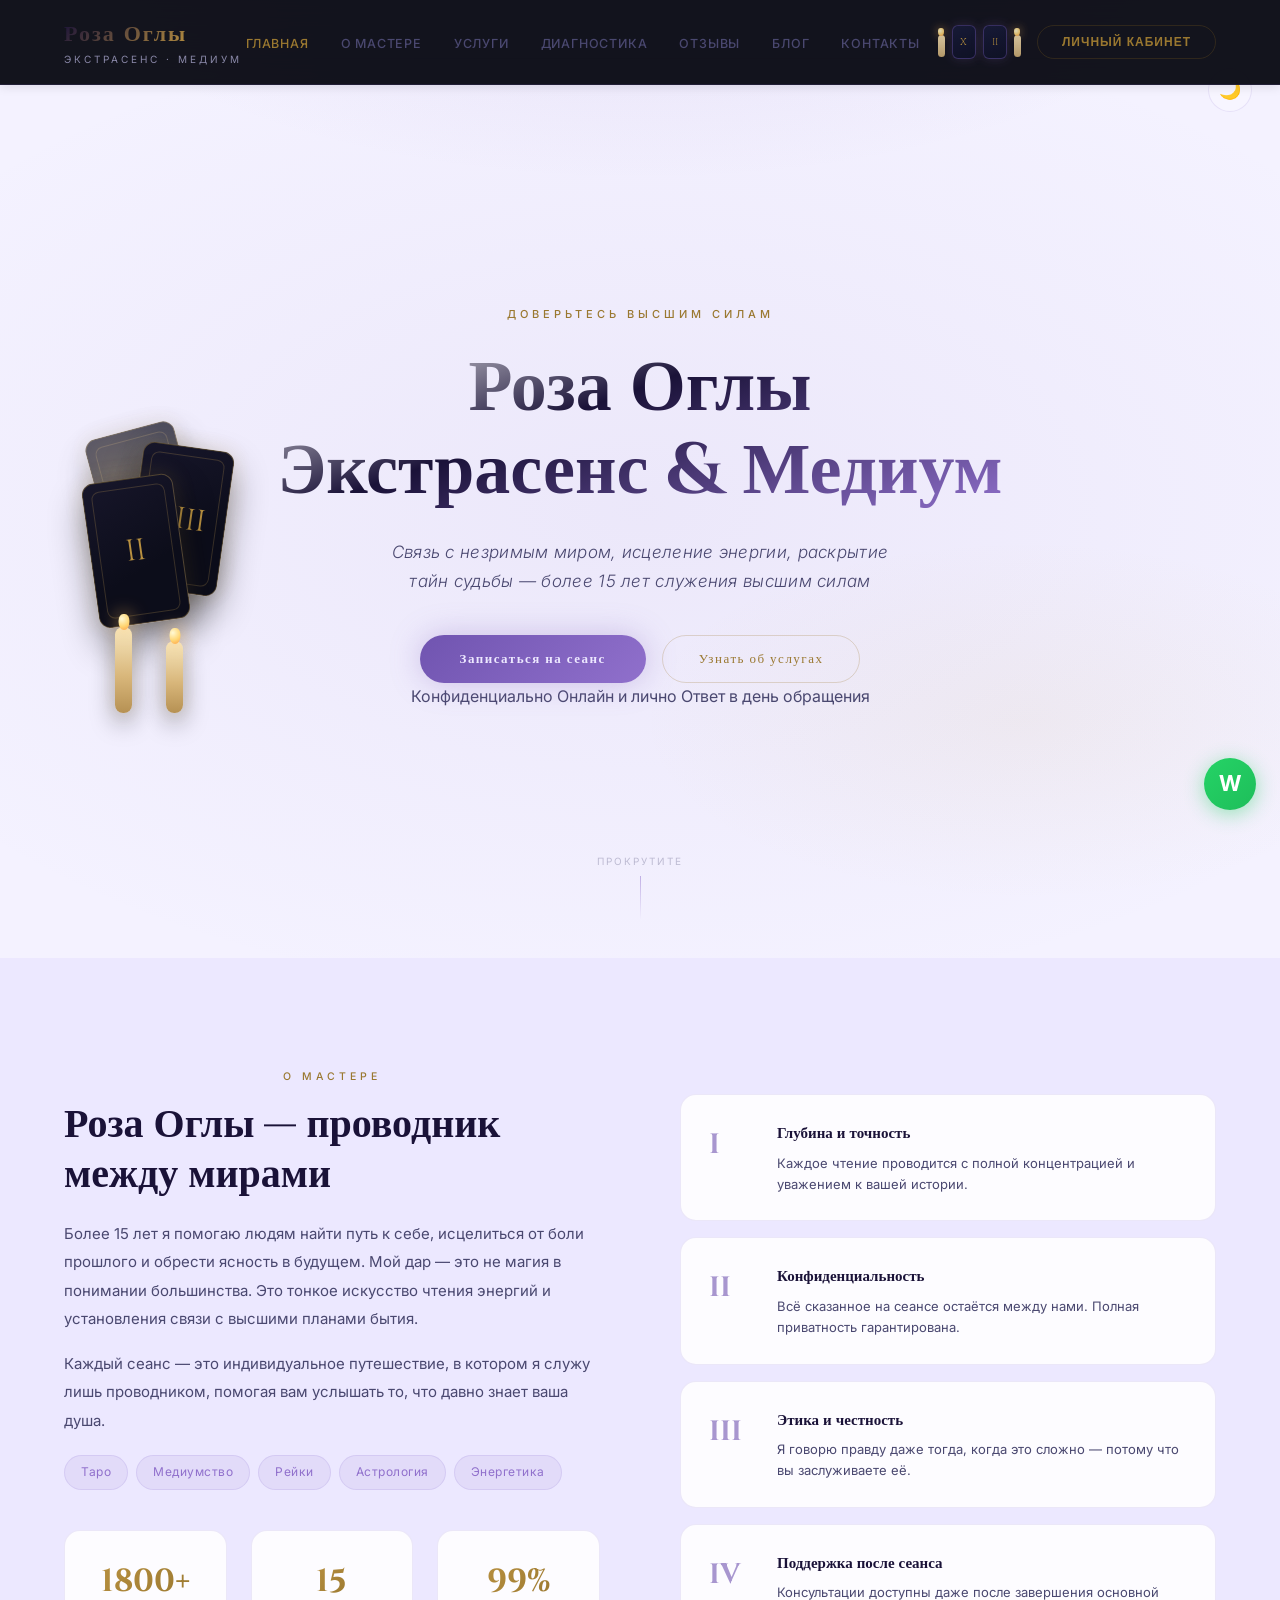
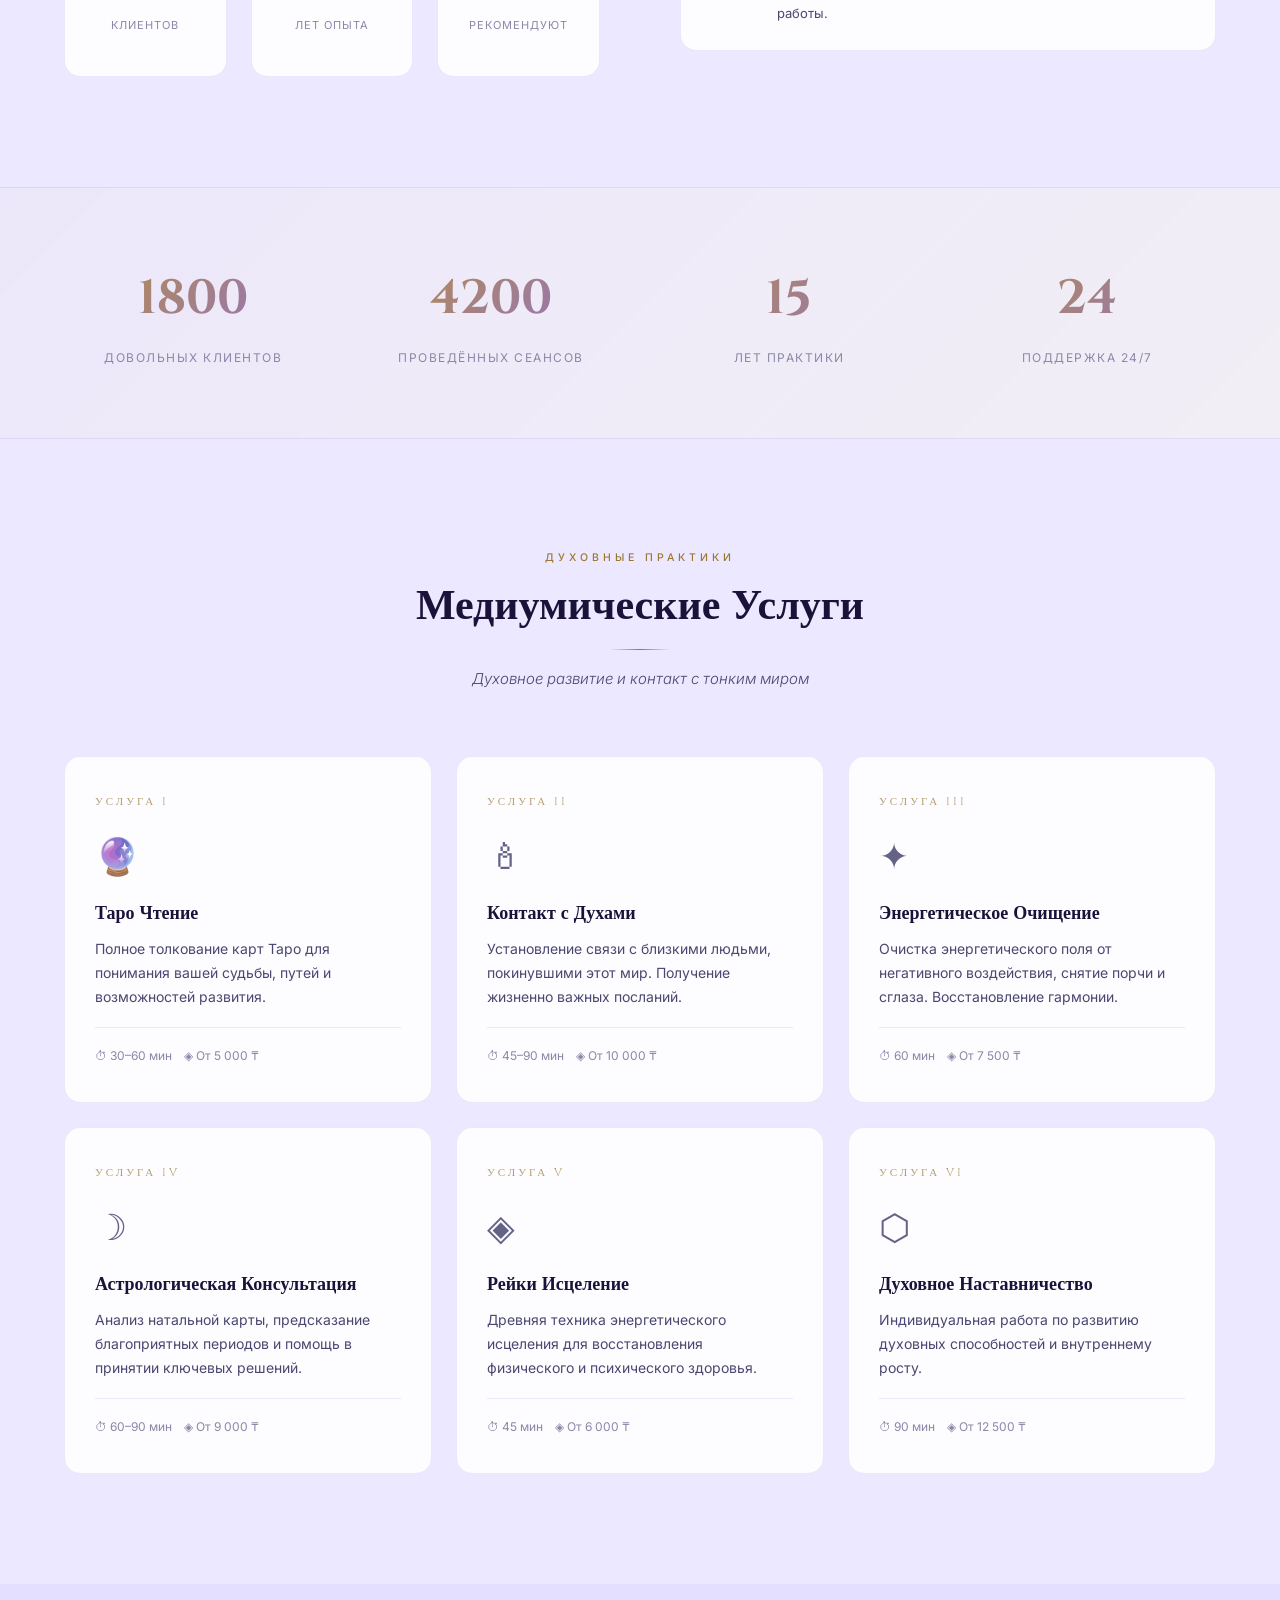
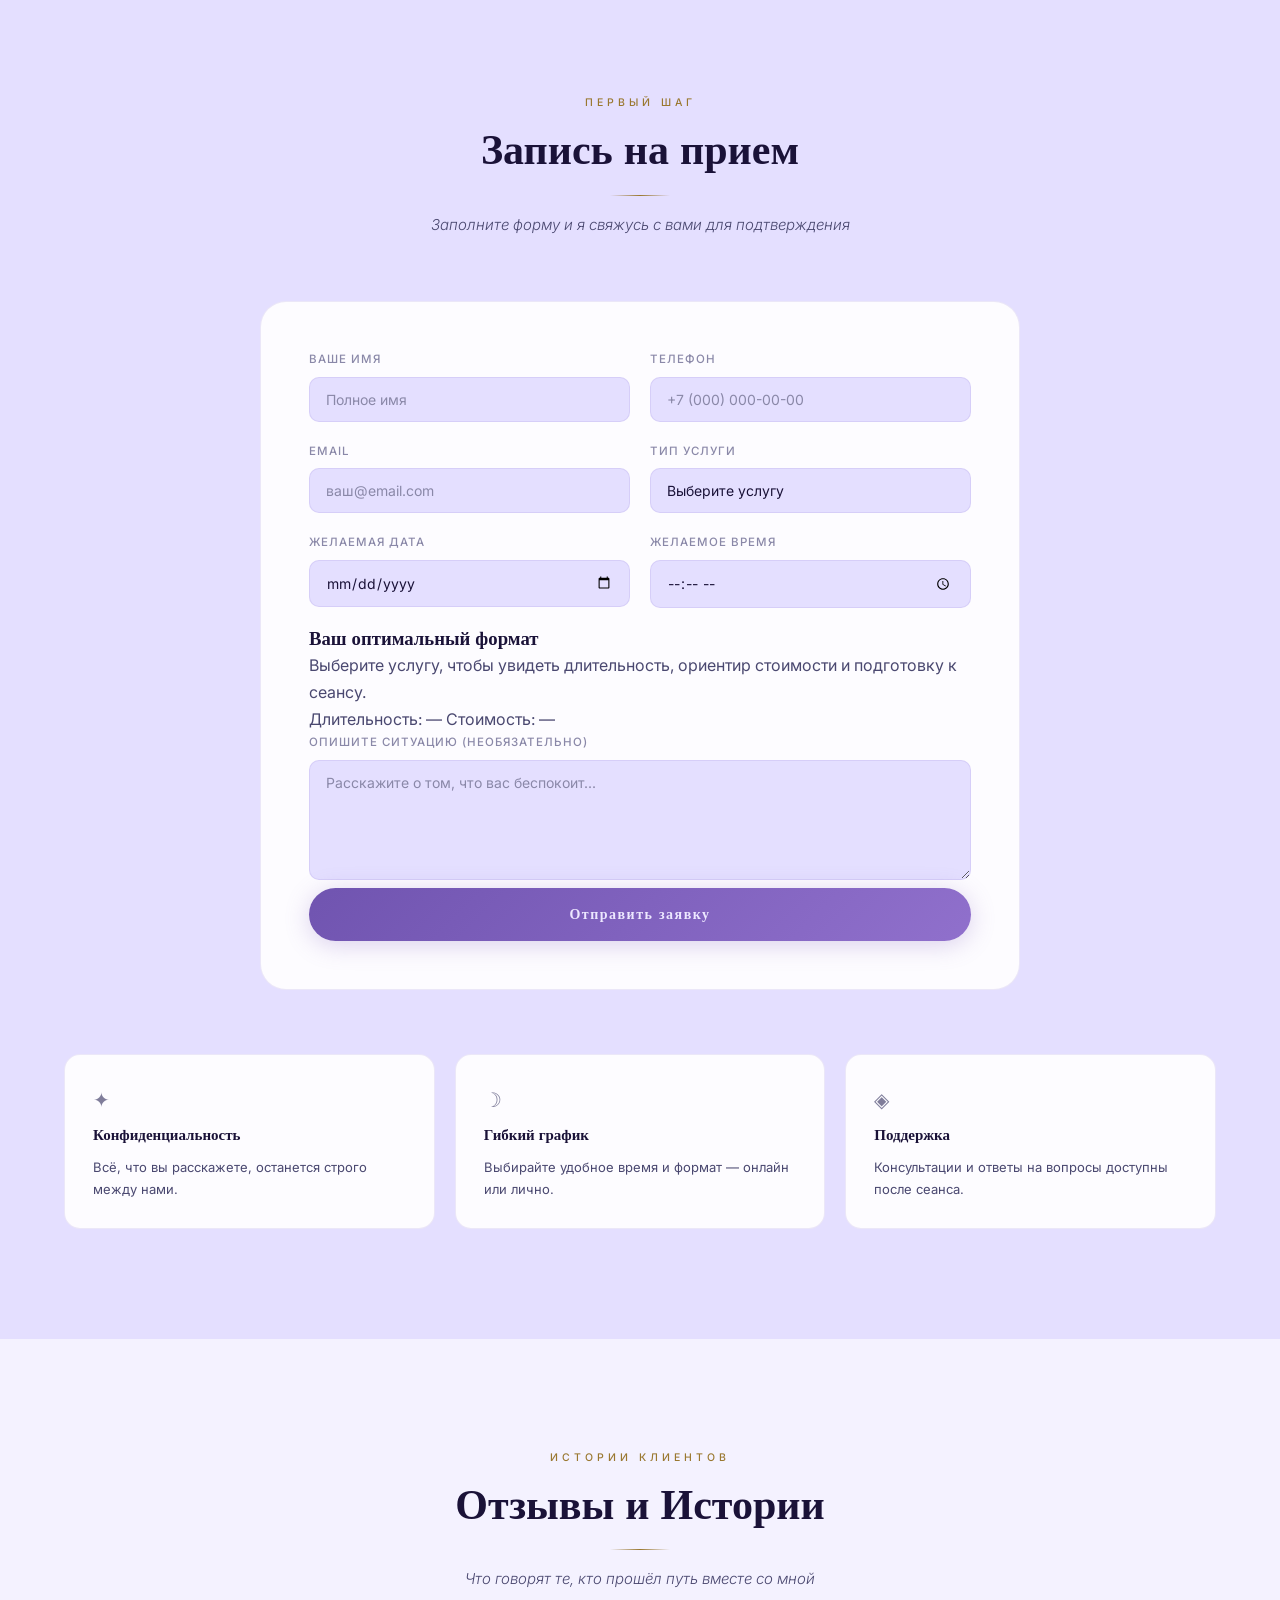
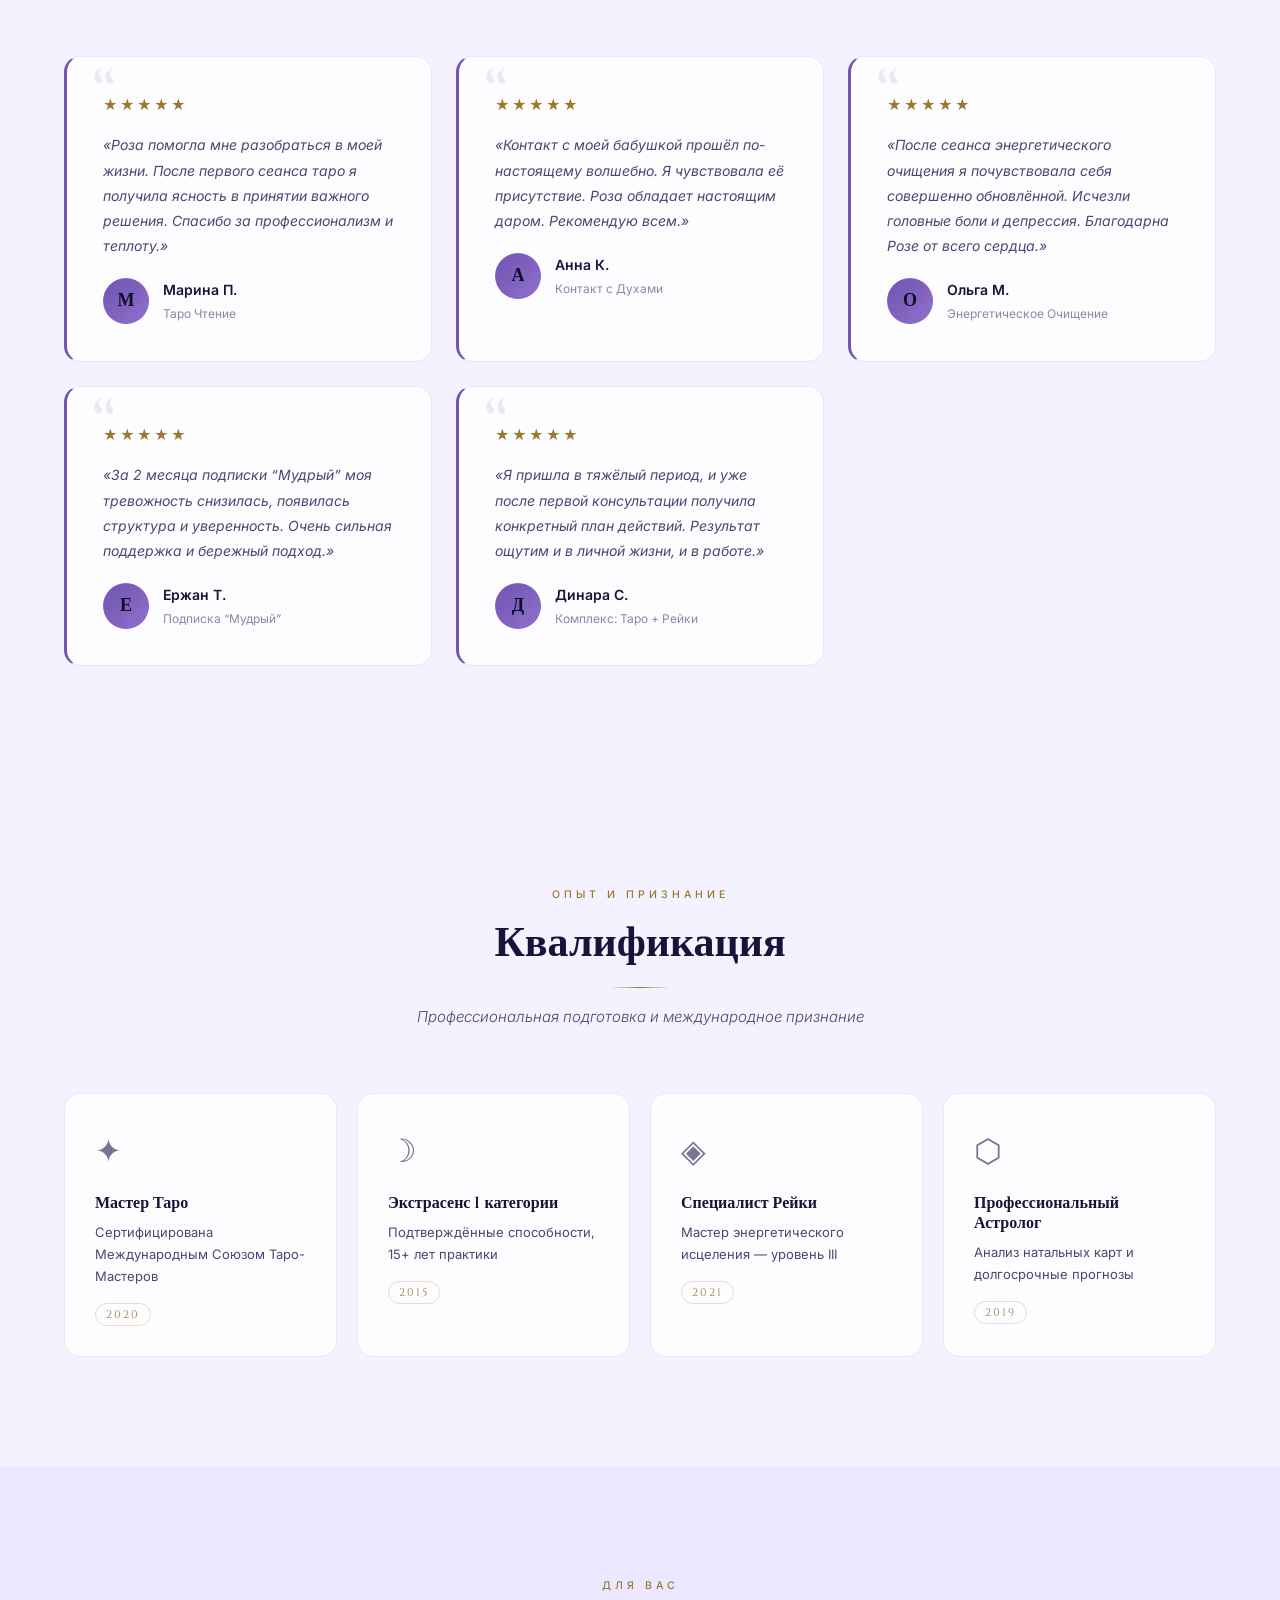
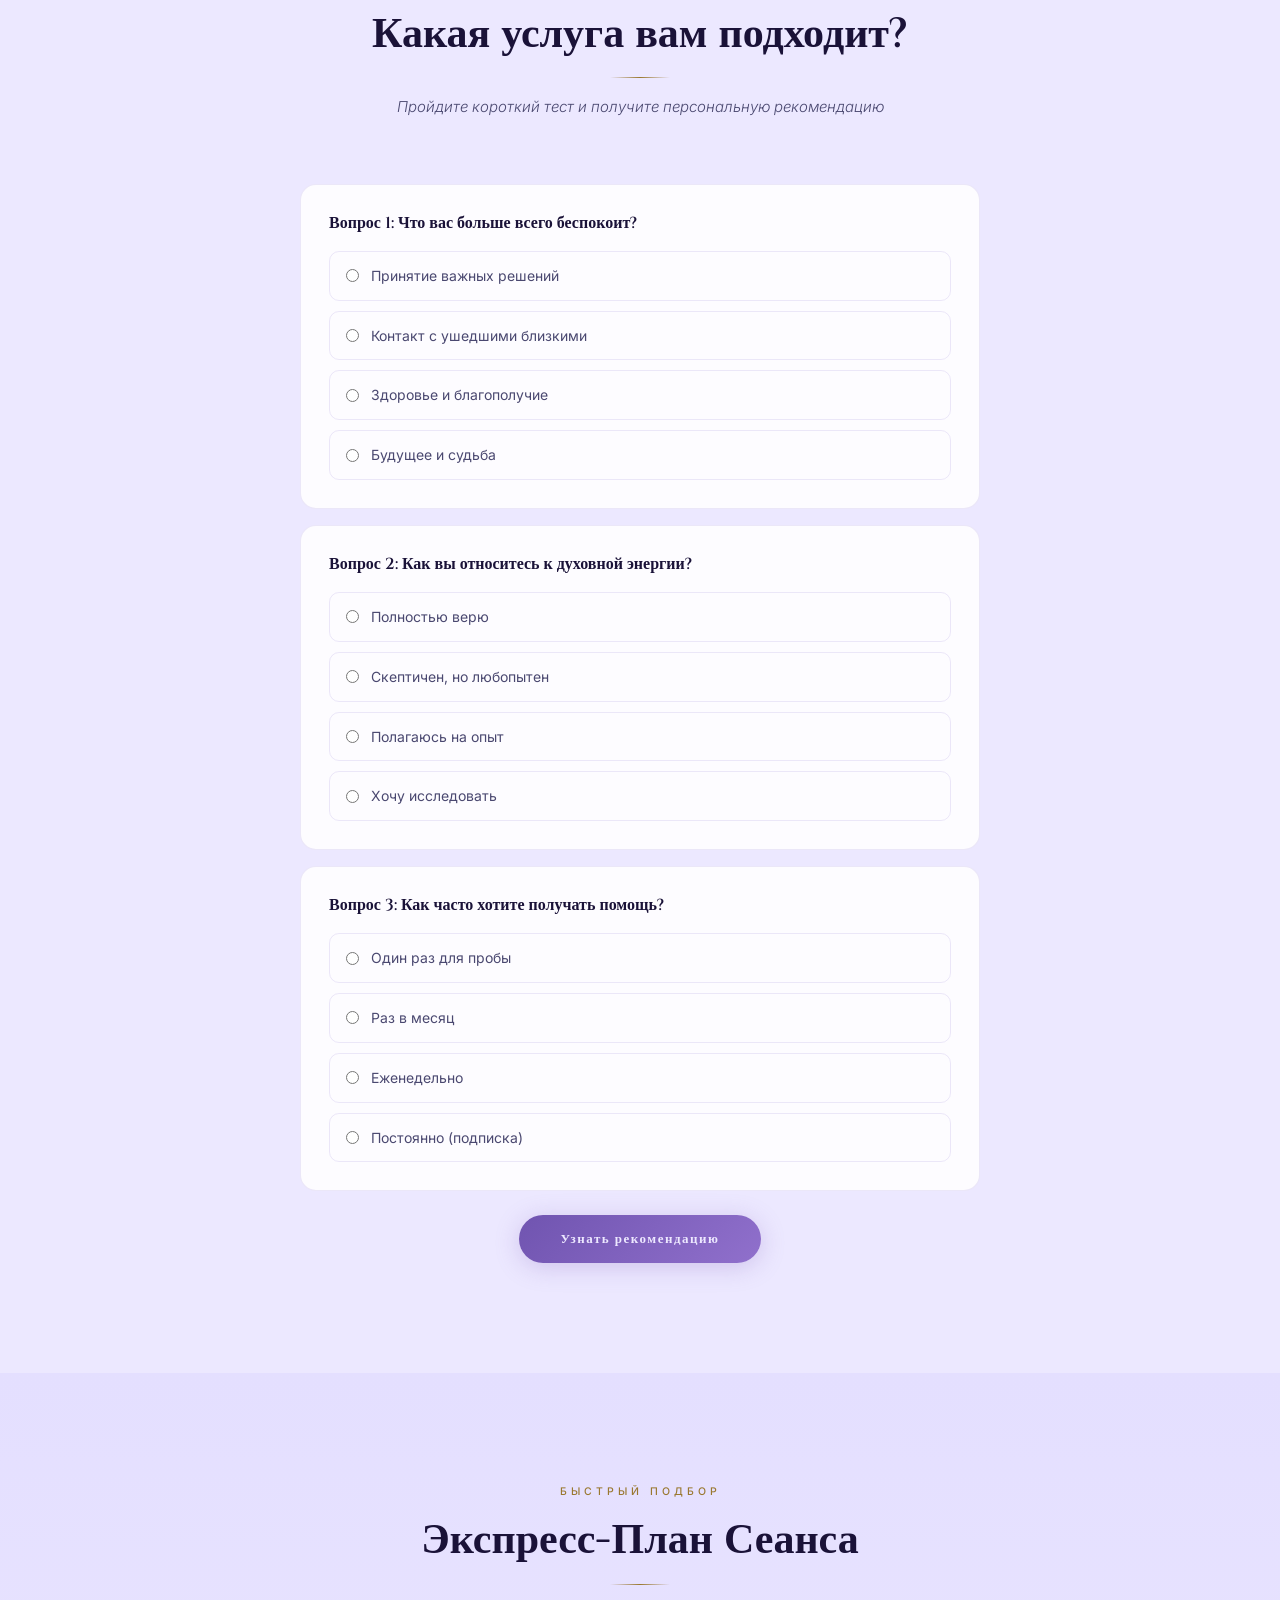
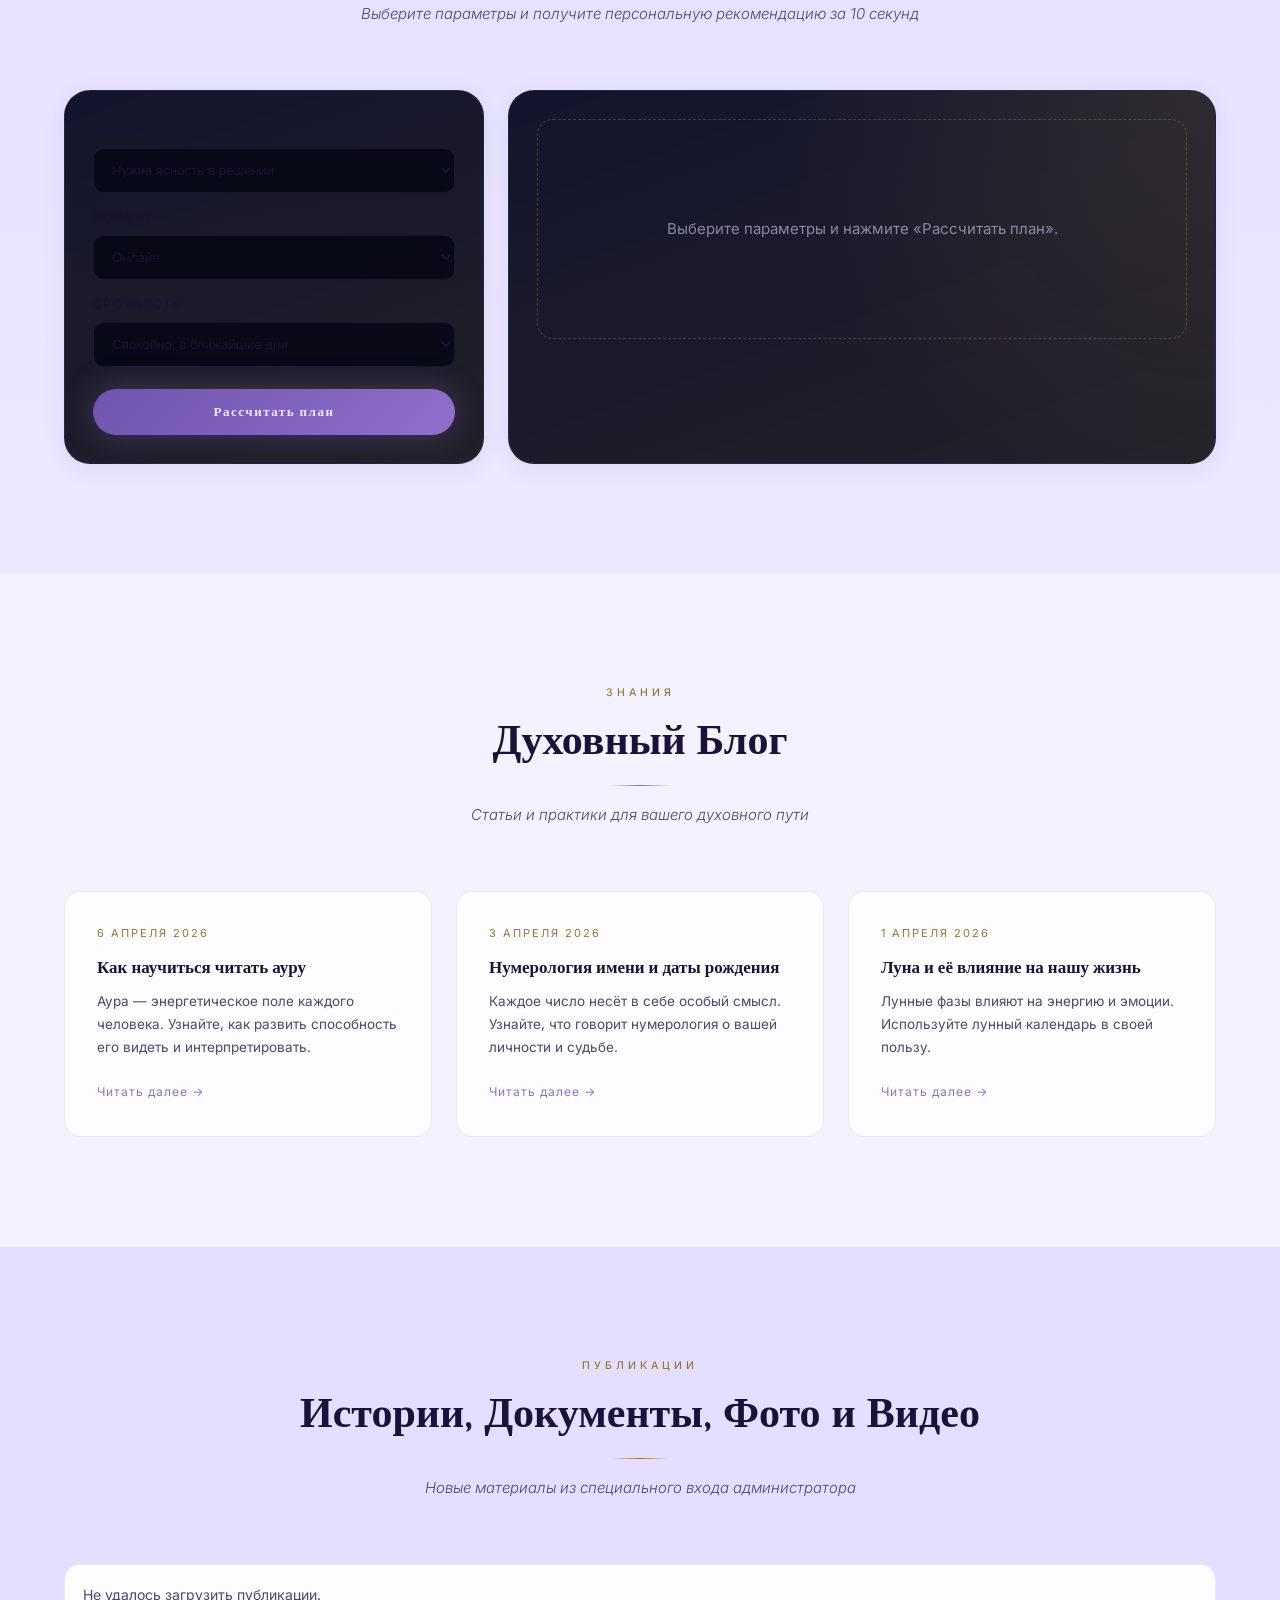
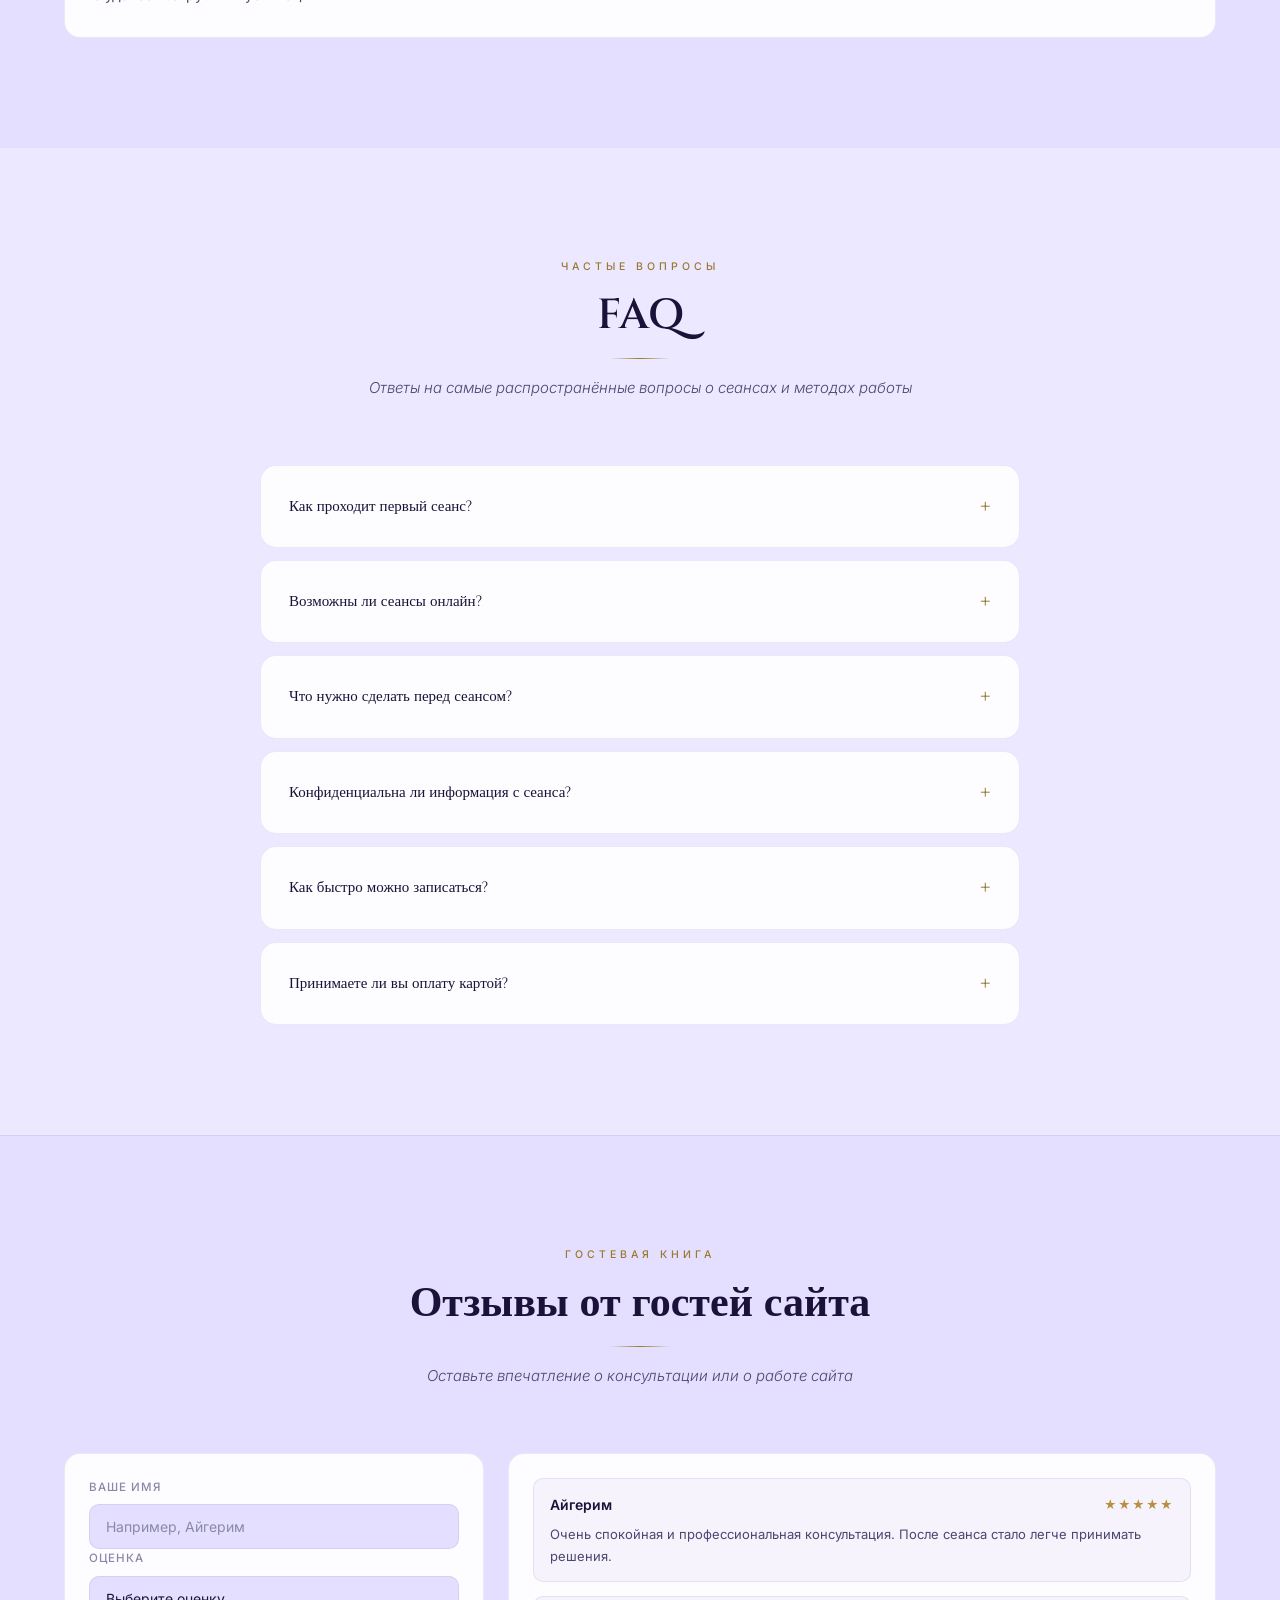
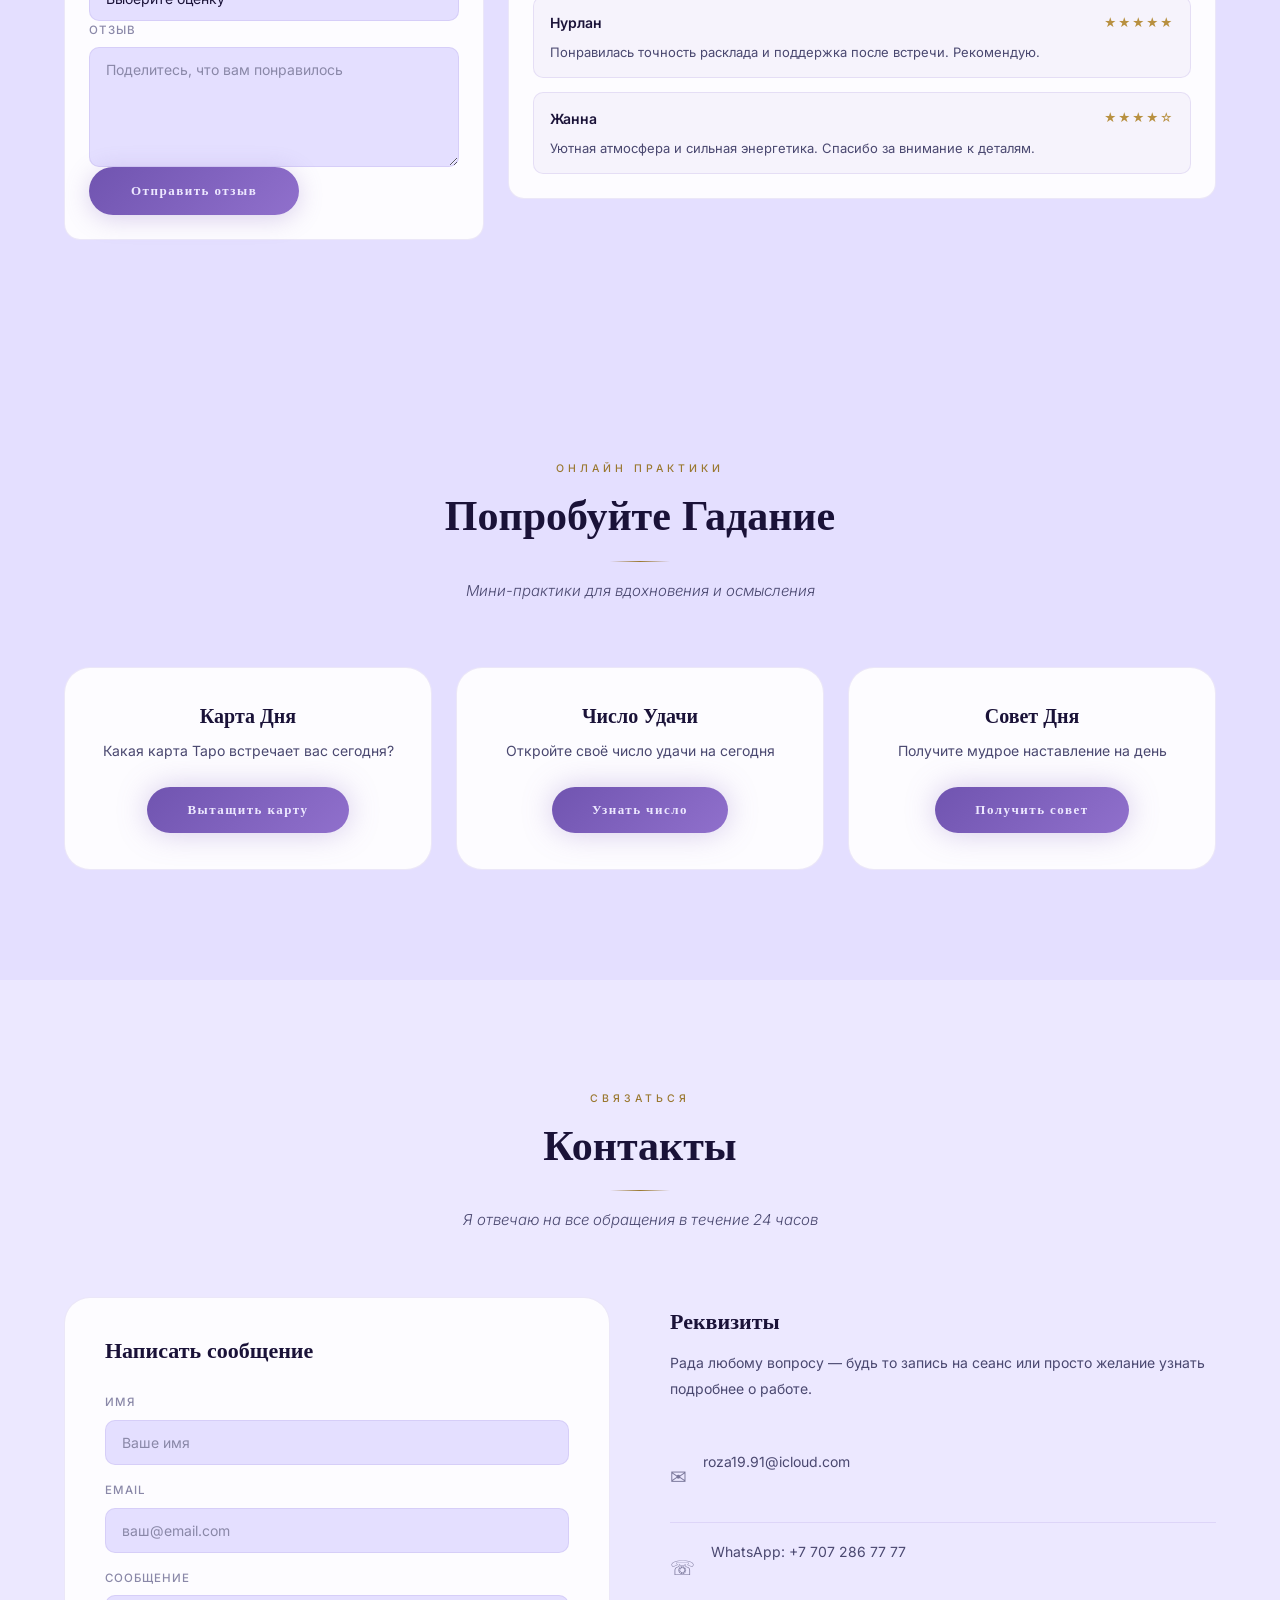
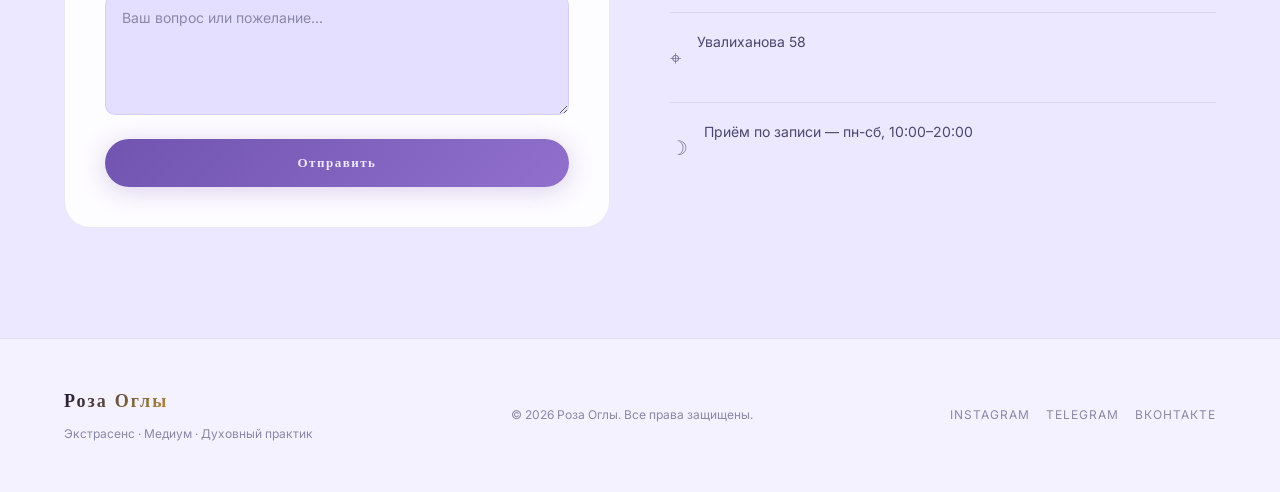
<file: admin.html>
<!DOCTYPE html>
<html lang="ru">
<head>
    <meta charset="UTF-8">
    <meta name="viewport" content="width=device-width, initial-scale=1.0">
    <title>Админ кабинет — Роза Оглы</title>
    <link rel="stylesheet" href="admin.css">
</head>
<body>
    <div class="wrap">
        <header class="top">
            <div>
                <h1>Админ кабинет</h1>
                <div class="sub">Спецвход: управление сайтом, публикациями, участниками и сообщениями</div>
            </div>
            <div style="display:flex;gap:8px;flex-wrap:wrap">
                <a class="btn" href="index.html">На сайт</a>
                <button class="btn" onclick="clearAdminSession()">Выйти из админки</button>
            </div>
        </header>

        <section class="panel">
            <h2>Подключение API (без консоли)</h2>
            <div class="api-inline">
                <input id="apiBaseInput" type="url" placeholder="https://your-backend.onrender.com" />
                <button class="btn btn-main" type="button" onclick="saveApiBase()">Сохранить API</button>
                <button class="btn" type="button" onclick="testApiBase()">Проверить</button>
                <button class="btn" type="button" onclick="openSiteWithApi()">Открыть сайт с API</button>
            </div>
            <div class="sub" id="apiStatus" style="margin-top:8px">Текущий API: не задан</div>
        </section>

        <section class="panel">
            <h2>Автонапоминания</h2>
            <div style="display:flex;gap:10px;flex-wrap:wrap;align-items:center">
                <button class="btn" type="button" onclick="runRemindersNow()">Запустить проверку напоминаний</button>
                <span class="sub" id="reminderStatus">Пока не запускалось</span>
            </div>
        </section>

        <section class="kpis">
            <article class="kpi"><div class="label">Участники обучения</div><div class="val" id="kpiLearners">0</div></article>
            <article class="kpi"><div class="label">Лист ожидания</div><div class="val" id="kpiWaitlist">0</div></article>
            <article class="kpi"><div class="label">Записи на прием</div><div class="val" id="kpiBookings">0</div></article>
            <article class="kpi"><div class="label">Публикации</div><div class="val" id="kpiContent">0</div></article>
            <article class="kpi"><div class="label">Сообщения</div><div class="val" id="kpiMessages">0</div></article>
        </section>

        <section class="panel analytics-shell">
            <div class="panel-head">
                <h2>Аналитика клиентов и дохода</h2>
                <div class="analytics-actions">
                    <select id="analyticsPreset" onchange="applyAnalyticsPreset()">
                        <option value="30">30 дней</option>
                        <option value="7">7 дней</option>
                        <option value="90">90 дней</option>
                        <option value="custom">Свой период</option>
                    </select>
                    <input id="analyticsStart" type="date">
                    <input id="analyticsEnd" type="date">
                    <button class="btn" type="button" onclick="refreshAnalytics()">Обновить аналитику</button>
                    <button class="btn btn-main" type="button" onclick="exportAnalyticsCsv()">Экспорт CSV</button>
                </div>
            </div>

            <div class="analytics-cards">
                <article class="analytic-card">
                    <div class="label">Доход за все время</div>
                    <div class="money" id="anTotalRevenue">0 ₸</div>
                    <div class="hint" id="anPaidPayments">0 оплат</div>
                </article>
                <article class="analytic-card">
                    <div class="label">Доход за месяц</div>
                    <div class="money" id="anMonthRevenue">0 ₸</div>
                    <div class="hint" id="anGrowth">Рост 0%</div>
                </article>
                <article class="analytic-card">
                    <div class="label">Клиенты</div>
                    <div class="money" id="anTotalClients">0</div>
                    <div class="hint" id="anNewClients30">Новых за 30 дней: 0</div>
                </article>
                <article class="analytic-card">
                    <div class="label">Обучение</div>
                    <div class="money" id="anAccepted">0</div>
                    <div class="hint" id="anWaitlist">Лист ожидания: 0</div>
                </article>
            </div>

            <div class="analytics-grid">
                <div class="chart-box">
                    <h3>Доход за 6 месяцев</h3>
                    <div class="bar-chart" id="revenueChart"></div>
                </div>
                <div class="chart-box">
                    <h3>Топ услуг</h3>
                    <div id="topServicesList" class="service-list"></div>
                </div>
            </div>

            <div class="chart-box">
                <h3>Топ клиентов по активности</h3>
                <div id="tblTopClients" class="table-wrap"></div>
            </div>
        </section>

        <section class="panel">
            <h2>Добавить новую публикацию</h2>
            <form class="admin-form" id="contentForm" onsubmit="createContent(event)">
                <div class="form-grid">
                    <div>
                        <label>Тип</label>
                        <select id="contentKind" required>
                            <option value="story">История</option>
                            <option value="doc">Документация</option>
                            <option value="photo">Фото</option>
                            <option value="video">Видео</option>
                        </select>
                    </div>
                    <div>
                        <label>Заголовок</label>
                        <input id="contentTitle" type="text" placeholder="Название публикации" required>
                    </div>
                </div>
                <label>Описание</label>
                <textarea id="contentBody" rows="4" placeholder="Текст истории, документации или описания"></textarea>
                <label>Ссылка на медиа (для фото/видео/документа)</label>
                <input id="contentMediaUrl" type="url" placeholder="https://...">
                <button class="btn btn-main" type="submit">Добавить публикацию</button>
            </form>
        </section>

        <section class="panel">
            <h2>Публикации на сайте</h2>
            <div id="tblContent" class="table-wrap"></div>
        </section>

        <section class="panel">
            <h2>Участники и записи</h2>
            <div class="double-grid">
                <div>
                    <h3>Участники обучения</h3>
                    <div id="tblLearners" class="table-wrap"></div>
                </div>
                <div>
                    <h3>Записи на прием</h3>
                    <div id="tblBookings" class="table-wrap"></div>
                </div>
            </div>
        </section>

        <section class="panel">
            <h2>Отправить сообщение клиенту</h2>
            <form class="admin-form" id="messageForm" onsubmit="sendMessage(event)">
                <div class="form-grid">
                    <div>
                        <label>Email клиента</label>
                        <input id="msgTo" type="email" placeholder="client@email.com" required>
                    </div>
                    <div>
                        <label>Тема</label>
                        <input id="msgSubject" type="text" placeholder="Тема сообщения">
                    </div>
                </div>
                <label>Текст</label>
                <textarea id="msgText" rows="4" placeholder="Сообщение клиенту" required></textarea>
                <button class="btn btn-main" type="submit">Отправить клиенту</button>
            </form>
        </section>

        <section class="panel">
            <h2>Диалог с клиентами</h2>
            <div id="tblMessages" class="table-wrap"></div>
        </section>
    </div>

    <script>
        const API_BASE = (() => {
            const params = new URLSearchParams(window.location.search);
            const fromQuery = (params.get('api') || '').trim().replace(/\/$/, '');
            if (/^https?:\/\//i.test(fromQuery)) {
                localStorage.setItem('apiBaseUrl', fromQuery);
                return fromQuery;
            }
            return (localStorage.getItem('apiBaseUrl') || 'http://127.0.0.1:5000').trim().replace(/\/$/, '');
        })();
        const ADMIN_ACCESS_CODE = '0000';

        function currentApiBase() {
            return (localStorage.getItem('apiBaseUrl') || 'http://127.0.0.1:5000').trim();
        }

        function updateApiStatus(text) {
            const el = document.getElementById('apiStatus');
            if (el) {
                el.textContent = text;
            }
        }

        function initApiControls() {
            const input = document.getElementById('apiBaseInput');
            if (!input) {
                return;
            }
            const value = currentApiBase();
            input.value = value;
            updateApiStatus('Текущий API: ' + value);
        }

        function saveApiBase() {
            const input = document.getElementById('apiBaseInput');
            if (!input) {
                return;
            }
            const value = (input.value || '').trim().replace(/\/$/, '');
            if (!/^https?:\/\//i.test(value)) {
                alert('Укажите корректный URL, например https://example.onrender.com');
                return;
            }
            localStorage.setItem('apiBaseUrl', value);
            updateApiStatus('Текущий API: ' + value);
            alert('API сохранен');
        }

        async function testApiBase() {
            const input = document.getElementById('apiBaseInput');
            const value = ((input && input.value) || currentApiBase()).trim().replace(/\/$/, '');
            if (!/^https?:\/\//i.test(value)) {
                alert('Сначала укажите корректный URL API');
                return;
            }
            try {
                const response = await fetch(value + '/api/health');
                const data = await response.json();
                if (response.ok && data.ok) {
                    updateApiStatus('API доступен: ' + value);
                    alert('Проверка успешна');
                } else {
                    updateApiStatus('API ответил с ошибкой: ' + value);
                    alert('API ответил с ошибкой');
                }
            } catch {
                updateApiStatus('API недоступен: ' + value);
                alert('Не удалось подключиться к API');
            }
        }

        async function runRemindersNow() {
            const status = document.getElementById('reminderStatus');
            try {
                const response = await fetch(API_BASE + '/api/tasks/reminders/run', {
                    method: 'POST',
                    headers: authHeaders()
                });
                const data = await response.json();
                if (!response.ok || !data.ok) {
                    throw new Error(data.message || 'Не удалось запустить задачу напоминаний');
                }
                if (status) {
                    status.textContent = 'Готово: 24ч=' + (data.sent24h || 0) + ', 2ч=' + (data.sent2h || 0);
                }
                alert('Проверка напоминаний выполнена');
            } catch (error) {
                if (status) {
                    status.textContent = 'Ошибка: ' + error.message;
                }
                alert('Ошибка запуска напоминаний: ' + error.message);
            }
        }

        function openSiteWithApi() {
            const input = document.getElementById('apiBaseInput');
            const value = ((input && input.value) || currentApiBase()).trim().replace(/\/$/, '');
            if (!/^https?:\/\//i.test(value)) {
                alert('Сначала укажите корректный URL API');
                return;
            }
            localStorage.setItem('apiBaseUrl', value);
            window.open('index.html?api=' + encodeURIComponent(value), '_blank');
        }

        function getAdminToken() {
            return localStorage.getItem('adminToken') || '';
        }

        function isOfflineAdminSetup() {
            return localStorage.getItem('adminOfflineAccess') === 'true';
        }

        function authHeaders() {
            return {
                'Content-Type': 'application/json',
                'X-Admin-Token': getAdminToken()
            };
        }

        async function checkAdmin() {
            let token = getAdminToken();
            if (token) {
                localStorage.removeItem('adminOfflineAccess');
                return true;
            }

            const code = prompt('Введите пароль спецвхода');
            const normalized = (code || '').trim().toLowerCase();
            const password = normalized === 'роза оглы' ? ADMIN_ACCESS_CODE : (code || '').trim();
            if (!password || password !== ADMIN_ACCESS_CODE) {
                alert('Доступ запрещен');
                window.location.href = 'index.html';
                return false;
            }

            try {
                const response = await fetch(API_BASE + '/api/admin/login', {
                    method: 'POST',
                    headers: { 'Content-Type': 'application/json' },
                    body: JSON.stringify({ password })
                });
                const data = await response.json();
                if (!response.ok || !data.ok) {
                    alert(data.message || 'Ошибка спецвхода');
                    window.location.href = 'index.html';
                    return false;
                }
                localStorage.setItem('adminToken', data.token);
                localStorage.removeItem('adminOfflineAccess');
                return true;
            } catch {
                localStorage.setItem('adminOfflineAccess', 'true');
                updateApiStatus('Сервер входа недоступен. Укажите правильный URL API и нажмите «Проверить API».');
                alert('Сервер спецвхода недоступен. Открыт режим настройки API.');
                return false;
            }
        }

        function renderTable(targetId, columns, rows) {
            const root = document.getElementById(targetId);
            if (!rows.length) {
                root.innerHTML = '<div class="empty">Пока нет данных</div>';
                return;
            }

            const thead = columns.map((c) => '<th>' + c.label + '</th>').join('');
            const tbody = rows.map((r) => {
                const cells = columns.map((c) => '<td>' + (r[c.key] || '—') + '</td>').join('');
                return '<tr>' + cells + '</tr>';
            }).join('');

            root.innerHTML = '<table class="table"><thead><tr>' + thead + '</tr></thead><tbody>' + tbody + '</tbody></table>';
        }

        function fmtDate(value) {
            if (!value) return '—';
            const d = new Date(value);
            return isNaN(d.getTime()) ? value : d.toLocaleString('ru-RU');
        }

        function fmtMoney(value) {
            return new Intl.NumberFormat('ru-RU').format(Number(value || 0)) + ' ₸';
        }

        function toDateInputValue(dt) {
            if (!(dt instanceof Date) || isNaN(dt.getTime())) return '';
            const y = dt.getFullYear();
            const m = String(dt.getMonth() + 1).padStart(2, '0');
            const d = String(dt.getDate()).padStart(2, '0');
            return y + '-' + m + '-' + d;
        }

        function applyAnalyticsPreset() {
            const presetEl = document.getElementById('analyticsPreset');
            const startEl = document.getElementById('analyticsStart');
            const endEl = document.getElementById('analyticsEnd');
            if (!presetEl || !startEl || !endEl) return;
            const preset = presetEl.value;
            const now = new Date();

            if (preset === 'custom') {
                return;
            }

            const days = Number(preset || 30);
            const start = new Date(now.getTime() - (days - 1) * 24 * 60 * 60 * 1000);
            startEl.value = toDateInputValue(start);
            endEl.value = toDateInputValue(now);
        }

        function analyticsQueryString() {
            const start = (document.getElementById('analyticsStart')?.value || '').trim();
            const end = (document.getElementById('analyticsEnd')?.value || '').trim();
            const qs = new URLSearchParams();
            if (start) qs.set('start', start);
            if (end) qs.set('end', end);
            const str = qs.toString();
            return str ? ('?' + str) : '';
        }

        function renderRevenueChart(labels, values) {
            const root = document.getElementById('revenueChart');
            if (!root) return;
            if (!labels.length) {
                root.innerHTML = '<div class="empty">Нет данных для графика</div>';
                return;
            }

            const max = Math.max(...values, 1);
            root.innerHTML = labels.map((label, idx) => {
                const value = Number(values[idx] || 0);
                const h = Math.max(8, Math.round((value / max) * 100));
                return '<div class="bar-wrap">'
                    + '<div class="bar" style="height:' + h + '%" title="' + fmtMoney(value) + '"></div>'
                    + '<div class="bar-value">' + new Intl.NumberFormat('ru-RU').format(value) + '</div>'
                    + '<div class="bar-label">' + label.slice(2) + '</div>'
                    + '</div>';
            }).join('');
        }

        function renderTopServices(items) {
            const root = document.getElementById('topServicesList');
            if (!root) return;
            if (!items.length) {
                root.innerHTML = '<div class="empty">Пока нет записей по услугам</div>';
                return;
            }
            root.innerHTML = items.map((item, idx) => (
                '<div class="service-item">'
                + '<span class="service-rank">' + (idx + 1) + '</span>'
                + '<span class="service-name">' + (item.name || 'Не указано') + '</span>'
                + '<span class="service-count">' + (item.count || 0) + '</span>'
                + '</div>'
            )).join('');
        }

        async function loadAnalytics() {
            const response = await fetch(API_BASE + '/api/admin/analytics' + analyticsQueryString(), { headers: authHeaders() });
            const data = await response.json();
            if (!response.ok || !data.ok) {
                throw new Error(data.message || 'Ошибка загрузки аналитики');
            }

            const m = data.metrics || {};
            document.getElementById('anTotalRevenue').textContent = fmtMoney(m.totalRevenue || 0);
            document.getElementById('anPaidPayments').textContent = (m.paidPayments || 0) + ' оплат';
            document.getElementById('anMonthRevenue').textContent = fmtMoney(m.monthRevenue || 0);
            document.getElementById('anGrowth').textContent = 'Рост ' + (m.monthGrowthPct || 0) + '% к прошлому месяцу';
            document.getElementById('anTotalClients').textContent = String(m.totalClients || 0);
            document.getElementById('anNewClients30').textContent = 'Новых за 30 дней: ' + String(m.newClients30 || 0);
            document.getElementById('anAccepted').textContent = String(m.acceptedLearners || 0);
            document.getElementById('anWaitlist').textContent = 'Лист ожидания: ' + String(m.waitlistLearners || 0);

            const series = data.revenueSeries || { labels: [], values: [] };
            renderRevenueChart(series.labels || [], series.values || []);
            renderTopServices(data.topServices || []);

            renderTable('tblTopClients', [
                { key: 'email', label: 'Email' },
                { key: 'bookings', label: 'Записи' },
                { key: 'enrollments', label: 'Обучение' },
                { key: 'messages', label: 'Сообщения' },
                { key: 'score', label: 'Индекс' },
                { key: 'lastAtFmt', label: 'Последняя активность' }
            ], (data.topClients || []).map((r) => ({ ...r, lastAtFmt: fmtDate(r.lastAt) })));
        }

        async function refreshAnalytics() {
            try {
                await loadAnalytics();
                alert('Аналитика обновлена');
            } catch (error) {
                alert('Ошибка обновления аналитики: ' + error.message);
            }
        }

        async function exportAnalyticsCsv() {
            try {
                const response = await fetch(API_BASE + '/api/admin/analytics/export.csv' + analyticsQueryString(), {
                    headers: authHeaders()
                });
                if (!response.ok) {
                    let message = 'Не удалось выгрузить CSV';
                    try {
                        const err = await response.json();
                        message = err.message || message;
                    } catch {
                        // no-op
                    }
                    throw new Error(message);
                }
                const blob = await response.blob();
                const url = URL.createObjectURL(blob);
                const a = document.createElement('a');
                a.href = url;
                a.download = 'analytics.csv';
                document.body.appendChild(a);
                a.click();
                a.remove();
                URL.revokeObjectURL(url);
            } catch (error) {
                alert('Ошибка экспорта: ' + error.message);
            }
        }

        async function loadParticipants() {
            const response = await fetch(API_BASE + '/api/admin/participants', { headers: authHeaders() });
            const data = await response.json();
            if (!response.ok || !data.ok) {
                throw new Error(data.message || 'Ошибка загрузки участников');
            }

            const learners = data.learners || [];
            const bookings = data.bookings || [];
            const accepted = learners.filter((x) => x.status === 'accepted').length;
            const waitlist = learners.filter((x) => x.status === 'waitlist').length;

            document.getElementById('kpiLearners').textContent = accepted;
            document.getElementById('kpiWaitlist').textContent = waitlist;
            document.getElementById('kpiBookings').textContent = bookings.length;

            renderTable('tblLearners', [
                { key: 'name', label: 'Имя' },
                { key: 'email', label: 'Email' },
                { key: 'phone', label: 'Телефон' },
                { key: 'status', label: 'Статус' },
                { key: 'createdAtFmt', label: 'Дата' }
            ], learners.map((r) => ({ ...r, createdAtFmt: fmtDate(r.created_at) })));

            renderTable('tblBookings', [
                { key: 'name', label: 'Имя' },
                { key: 'email', label: 'Email' },
                { key: 'phone', label: 'Телефон' },
                { key: 'bookingAtFmt', label: 'Время приема' }
            ], bookings.map((r) => ({ ...r, bookingAtFmt: fmtDate(r.booking_at) })));
        }

        async function loadContent() {
            const response = await fetch(API_BASE + '/api/admin/content', { headers: authHeaders() });
            const data = await response.json();
            if (!response.ok || !data.ok) {
                throw new Error(data.message || 'Ошибка загрузки публикаций');
            }
            const items = data.items || [];
            document.getElementById('kpiContent').textContent = items.length;

            renderTable('tblContent', [
                { key: 'kind', label: 'Тип' },
                { key: 'title', label: 'Заголовок' },
                { key: 'body', label: 'Описание' },
                { key: 'media_url', label: 'Ссылка' },
                { key: 'createdAtFmt', label: 'Дата' }
            ], items.map((r) => ({ ...r, createdAtFmt: fmtDate(r.created_at) })));
        }

        async function loadMessages() {
            const response = await fetch(API_BASE + '/api/admin/messages', { headers: authHeaders() });
            const data = await response.json();
            if (!response.ok || !data.ok) {
                throw new Error(data.message || 'Ошибка загрузки сообщений');
            }
            const messages = data.messages || [];
            document.getElementById('kpiMessages').textContent = messages.length;

            renderTable('tblMessages', [
                { key: 'sender_role', label: 'Отправитель' },
                { key: 'from_email', label: 'От кого' },
                { key: 'to_email', label: 'Кому' },
                { key: 'subject', label: 'Тема' },
                { key: 'text', label: 'Текст' },
                { key: 'createdAtFmt', label: 'Дата' }
            ], messages.map((r) => ({ ...r, createdAtFmt: fmtDate(r.created_at) })));
        }

        async function createContent(e) {
            e.preventDefault();
            const kind = document.getElementById('contentKind').value;
            const title = document.getElementById('contentTitle').value.trim();
            const body = document.getElementById('contentBody').value.trim();
            const mediaUrl = document.getElementById('contentMediaUrl').value.trim();

            const response = await fetch(API_BASE + '/api/admin/content', {
                method: 'POST',
                headers: authHeaders(),
                body: JSON.stringify({ kind, title, body, mediaUrl })
            });
            const data = await response.json();
            if (!response.ok || !data.ok) {
                alert(data.message || 'Не удалось добавить публикацию');
                return;
            }
            e.target.reset();
            await loadContent();
            alert('Публикация добавлена');
        }

        async function sendMessage(e) {
            e.preventDefault();
            const toEmail = document.getElementById('msgTo').value.trim();
            const subject = document.getElementById('msgSubject').value.trim();
            const text = document.getElementById('msgText').value.trim();

            const response = await fetch(API_BASE + '/api/admin/messages/send', {
                method: 'POST',
                headers: authHeaders(),
                body: JSON.stringify({ toEmail, subject, text })
            });
            const data = await response.json();
            if (!response.ok || !data.ok) {
                alert(data.message || 'Не удалось отправить сообщение');
                return;
            }
            e.target.reset();
            await loadMessages();
            alert('Сообщение отправлено');
        }

        async function loadAdminData() {
            await Promise.all([loadParticipants(), loadContent(), loadMessages(), loadAnalytics()]);
        }

        function clearAdminSession() {
            localStorage.removeItem('isAdminLoggedIn');
            localStorage.removeItem('adminToken');
            localStorage.removeItem('adminOfflineAccess');
            window.location.href = 'index.html';
        }

        window.addEventListener('DOMContentLoaded', async () => {
            initApiControls();
            applyAnalyticsPreset();
            const isAdminReady = await checkAdmin();
            if (!isAdminReady && isOfflineAdminSetup()) {
                return;
            }
            if (!isAdminReady) return;
            try {
                await loadAdminData();
            } catch (error) {
                alert('Ошибка загрузки админ данных: ' + error.message);
            }
        });
    </script>
</body>
</html>
</file>
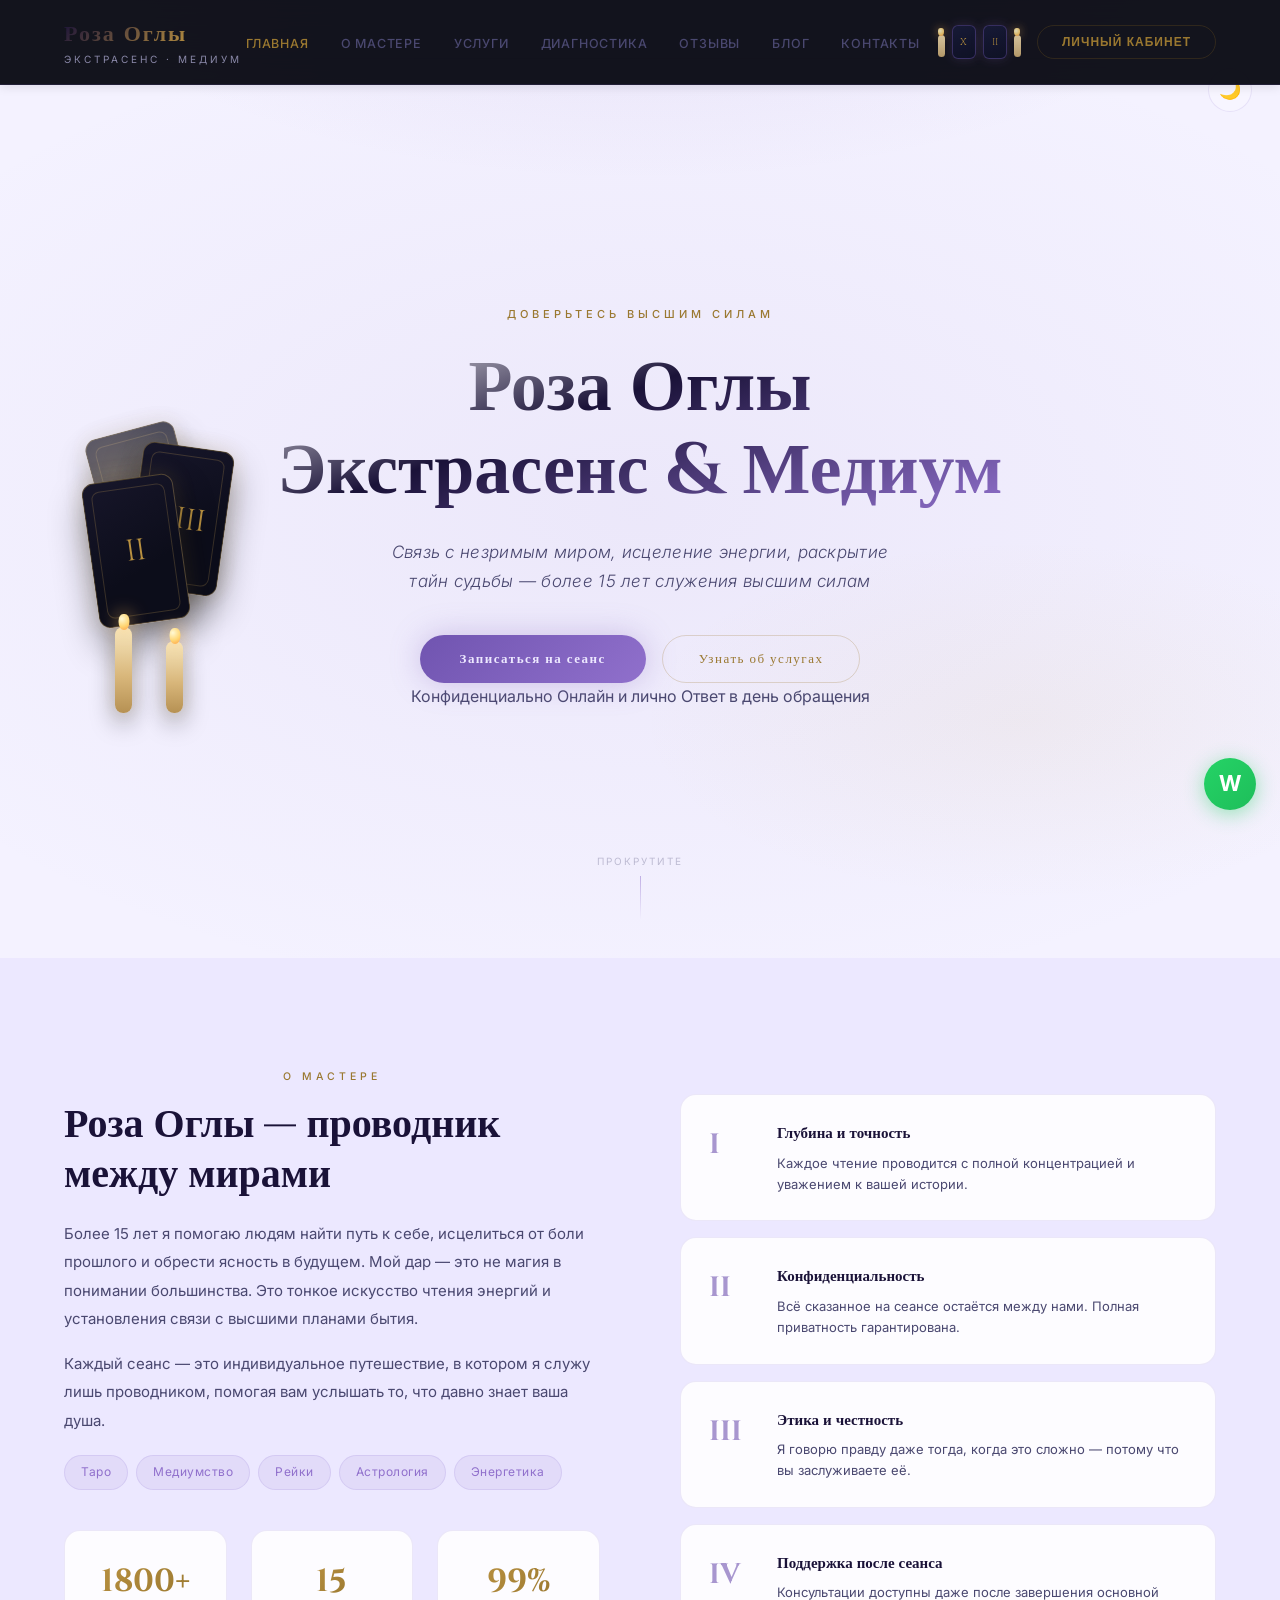
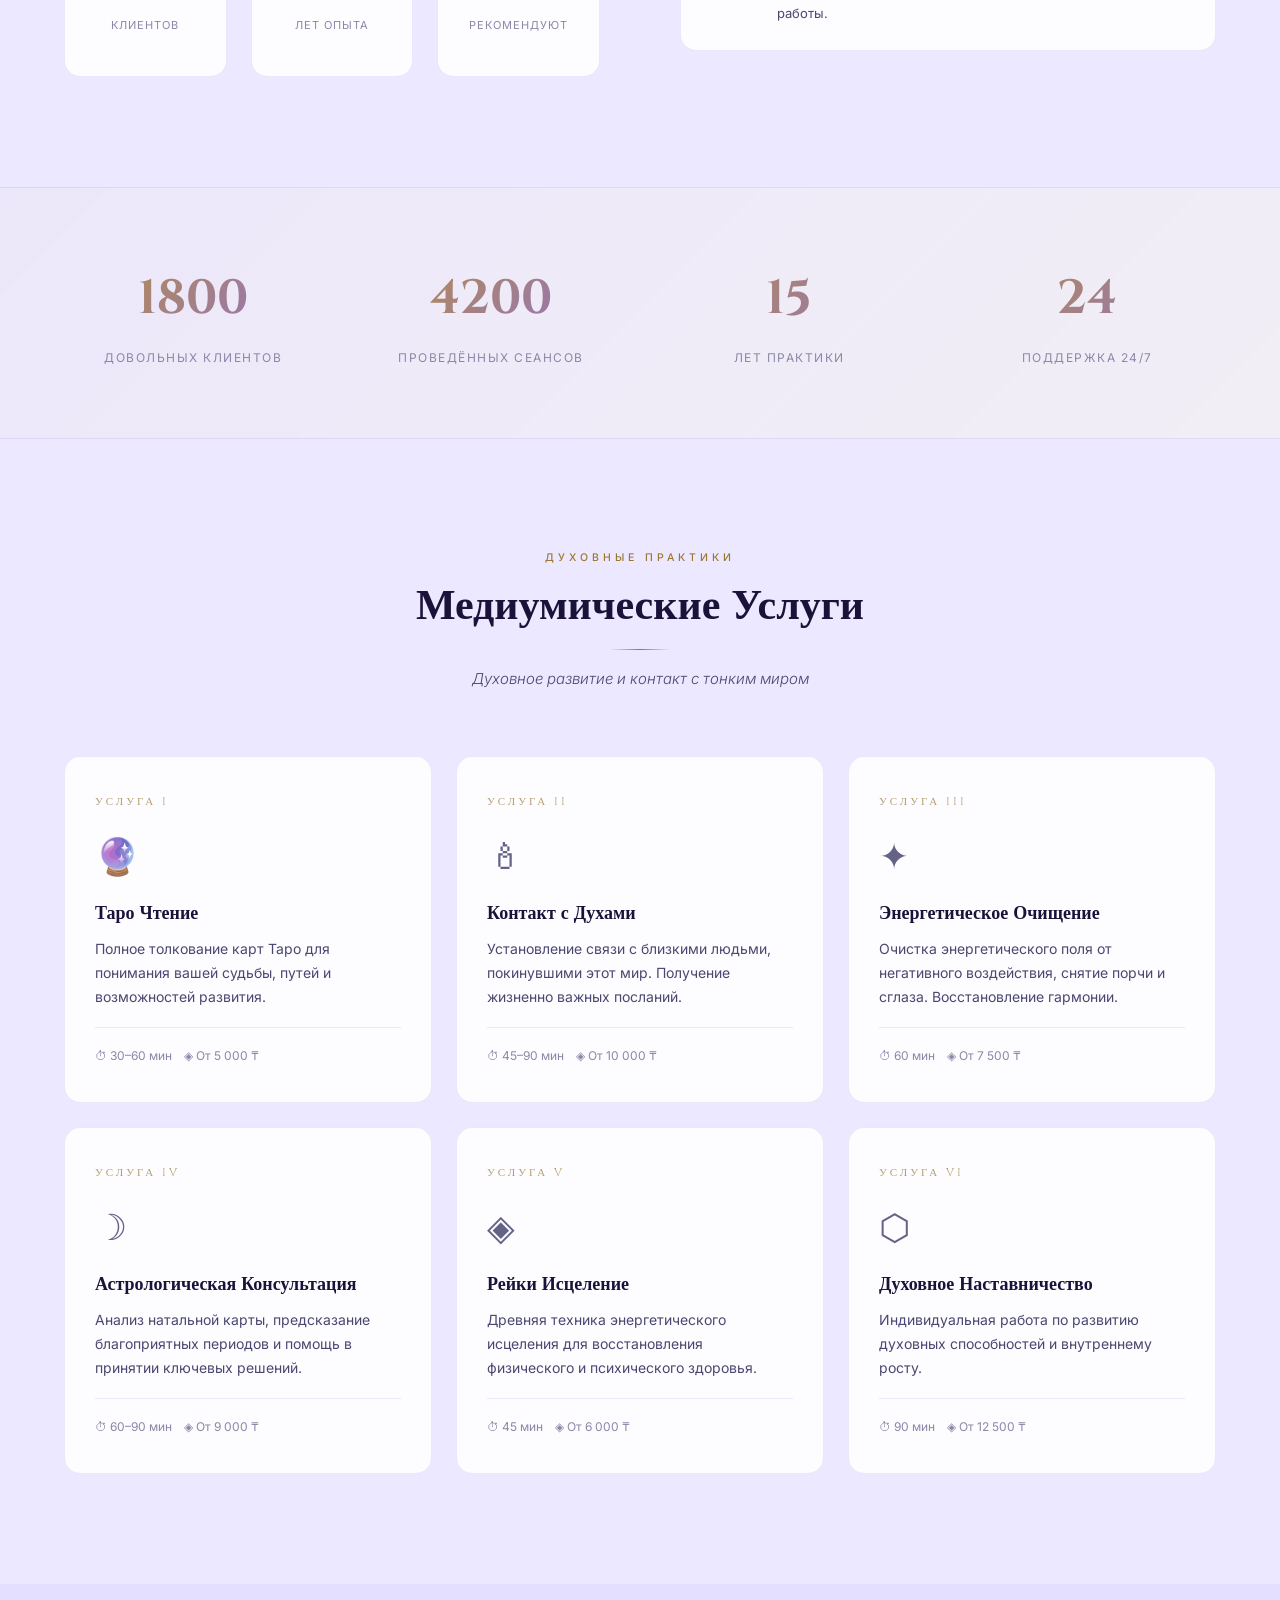
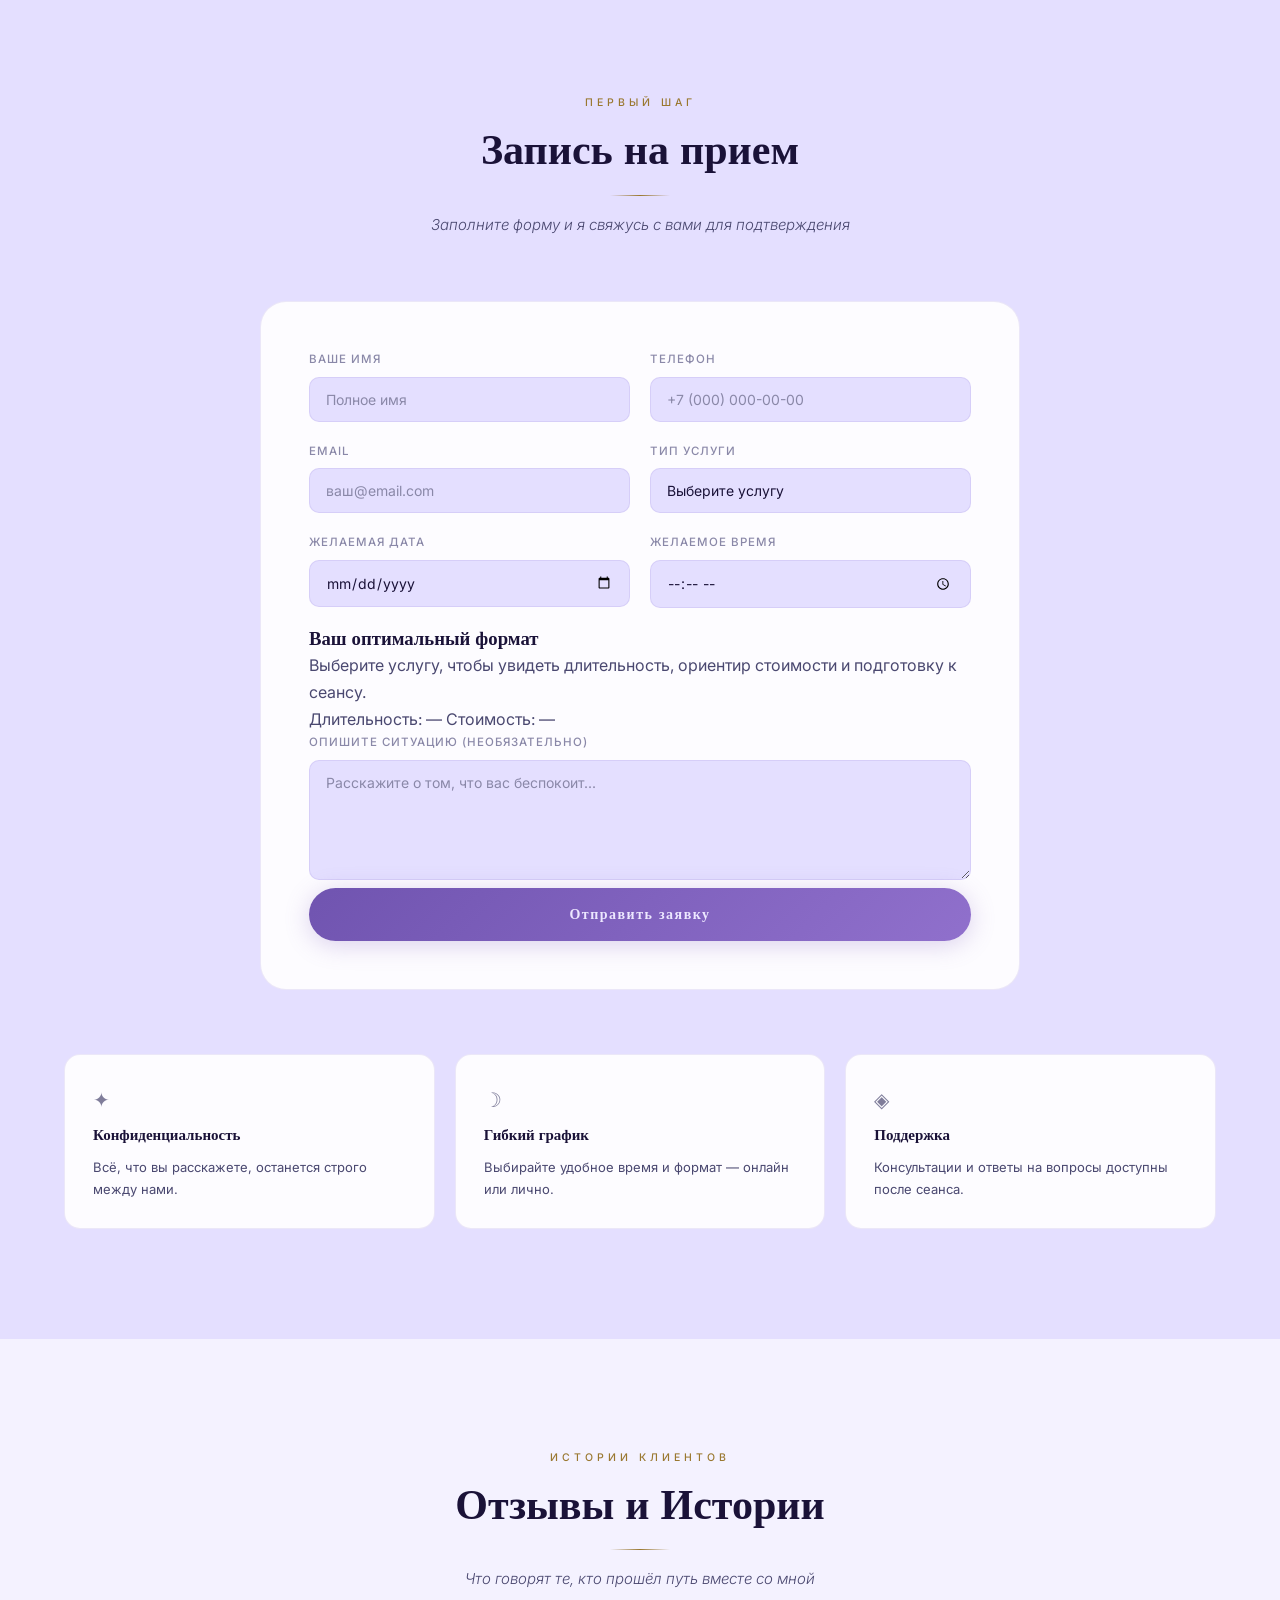
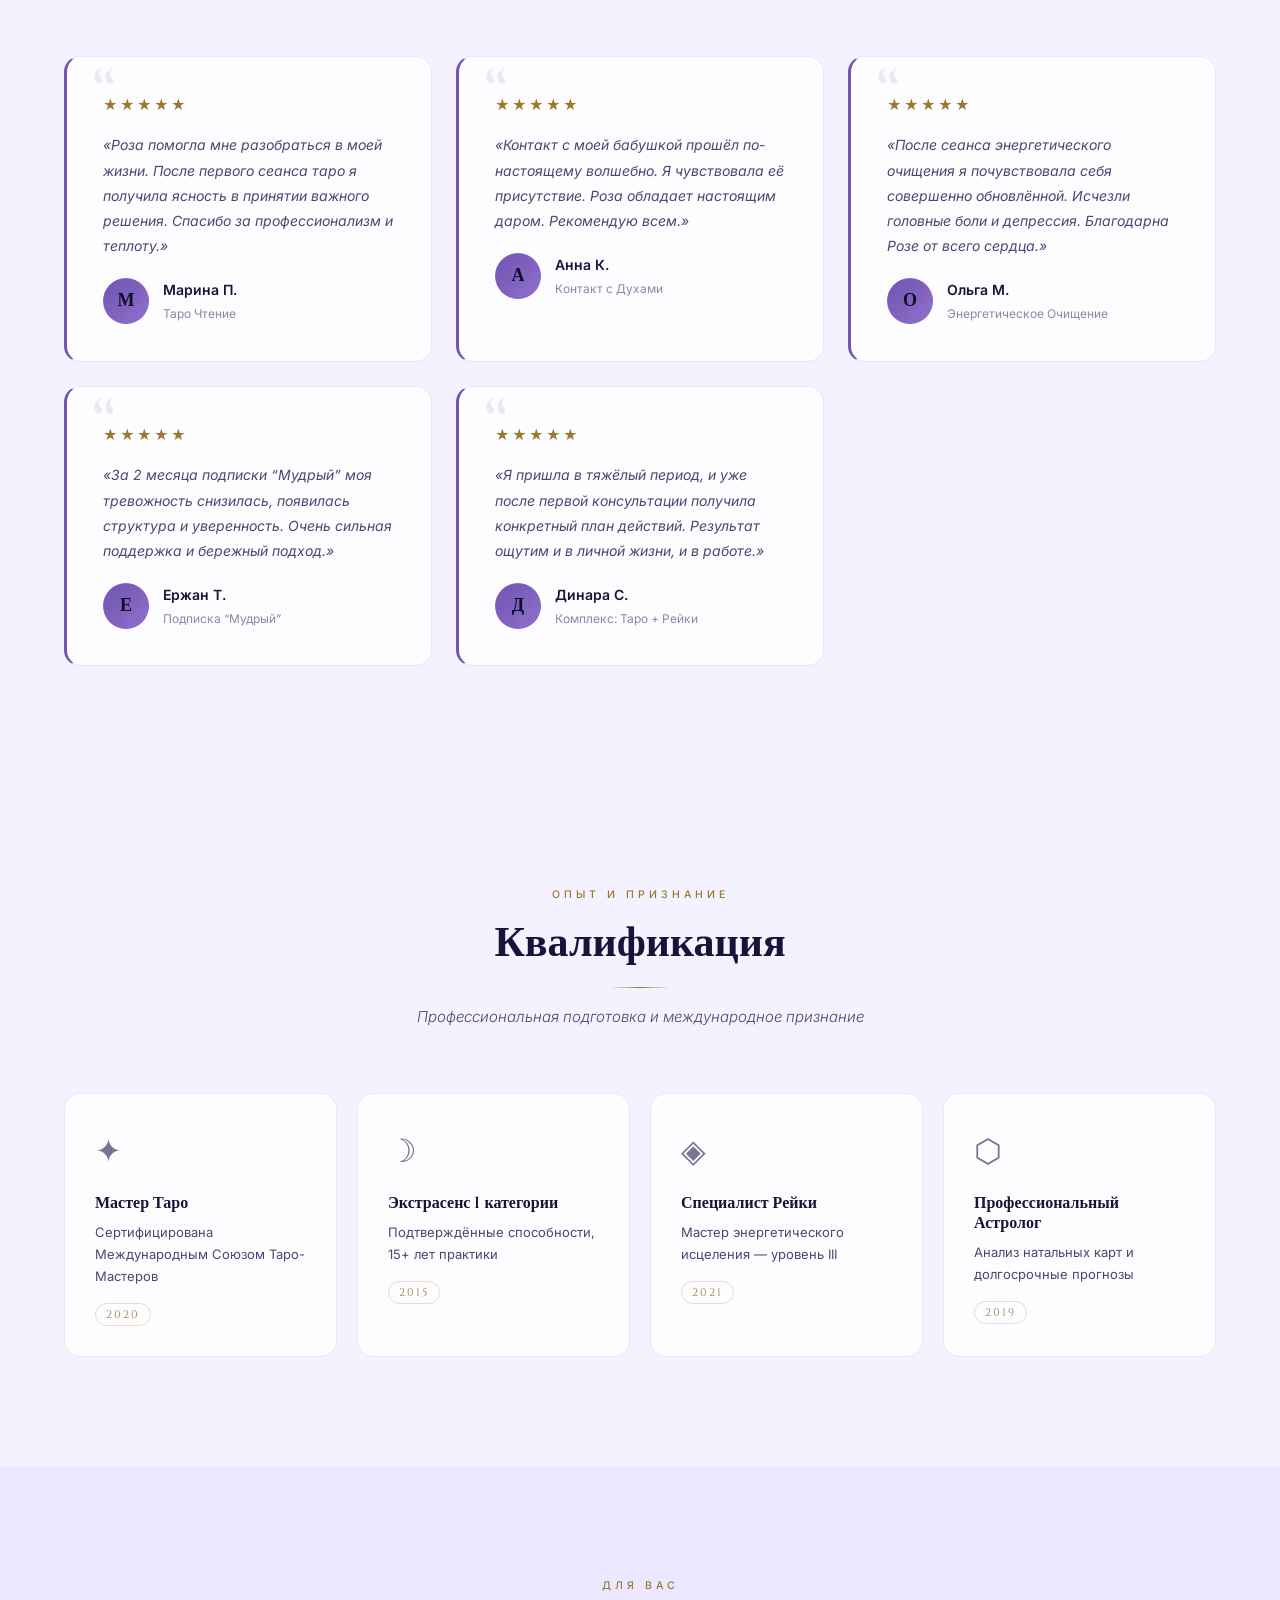
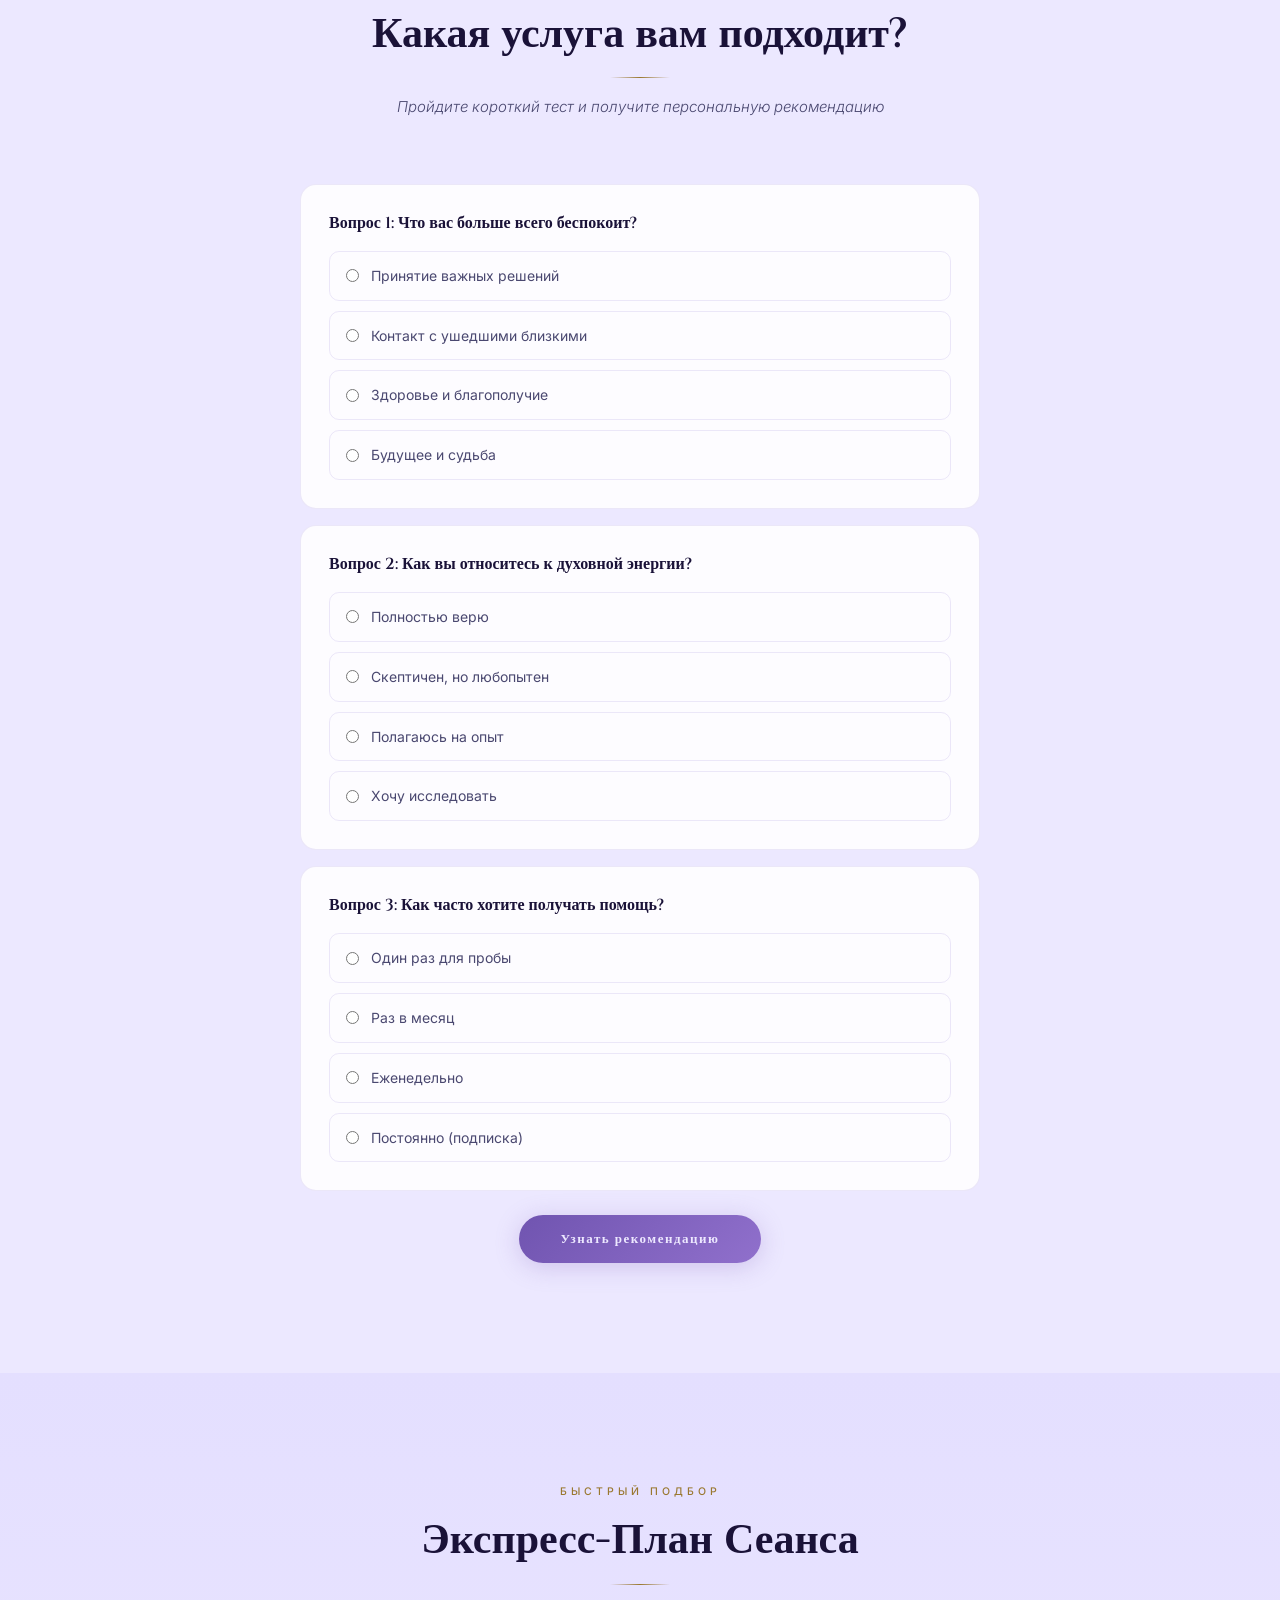
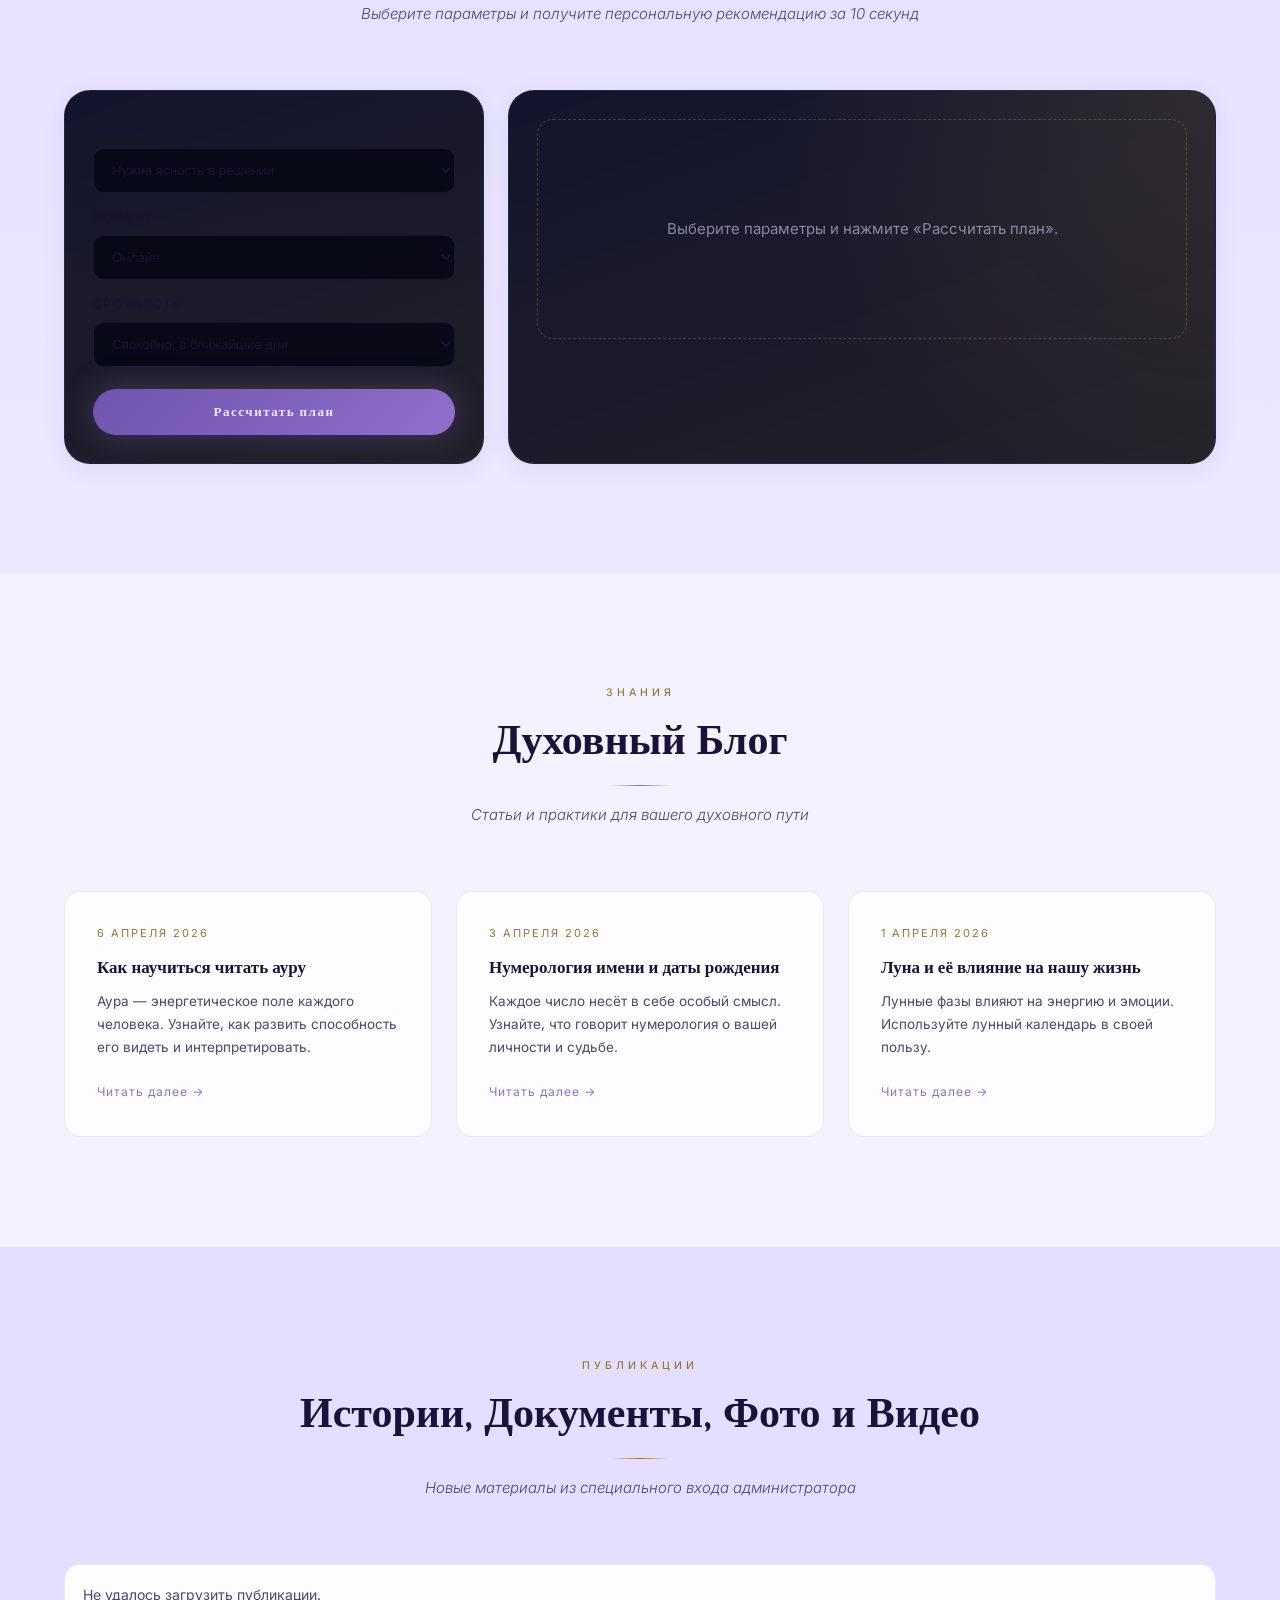
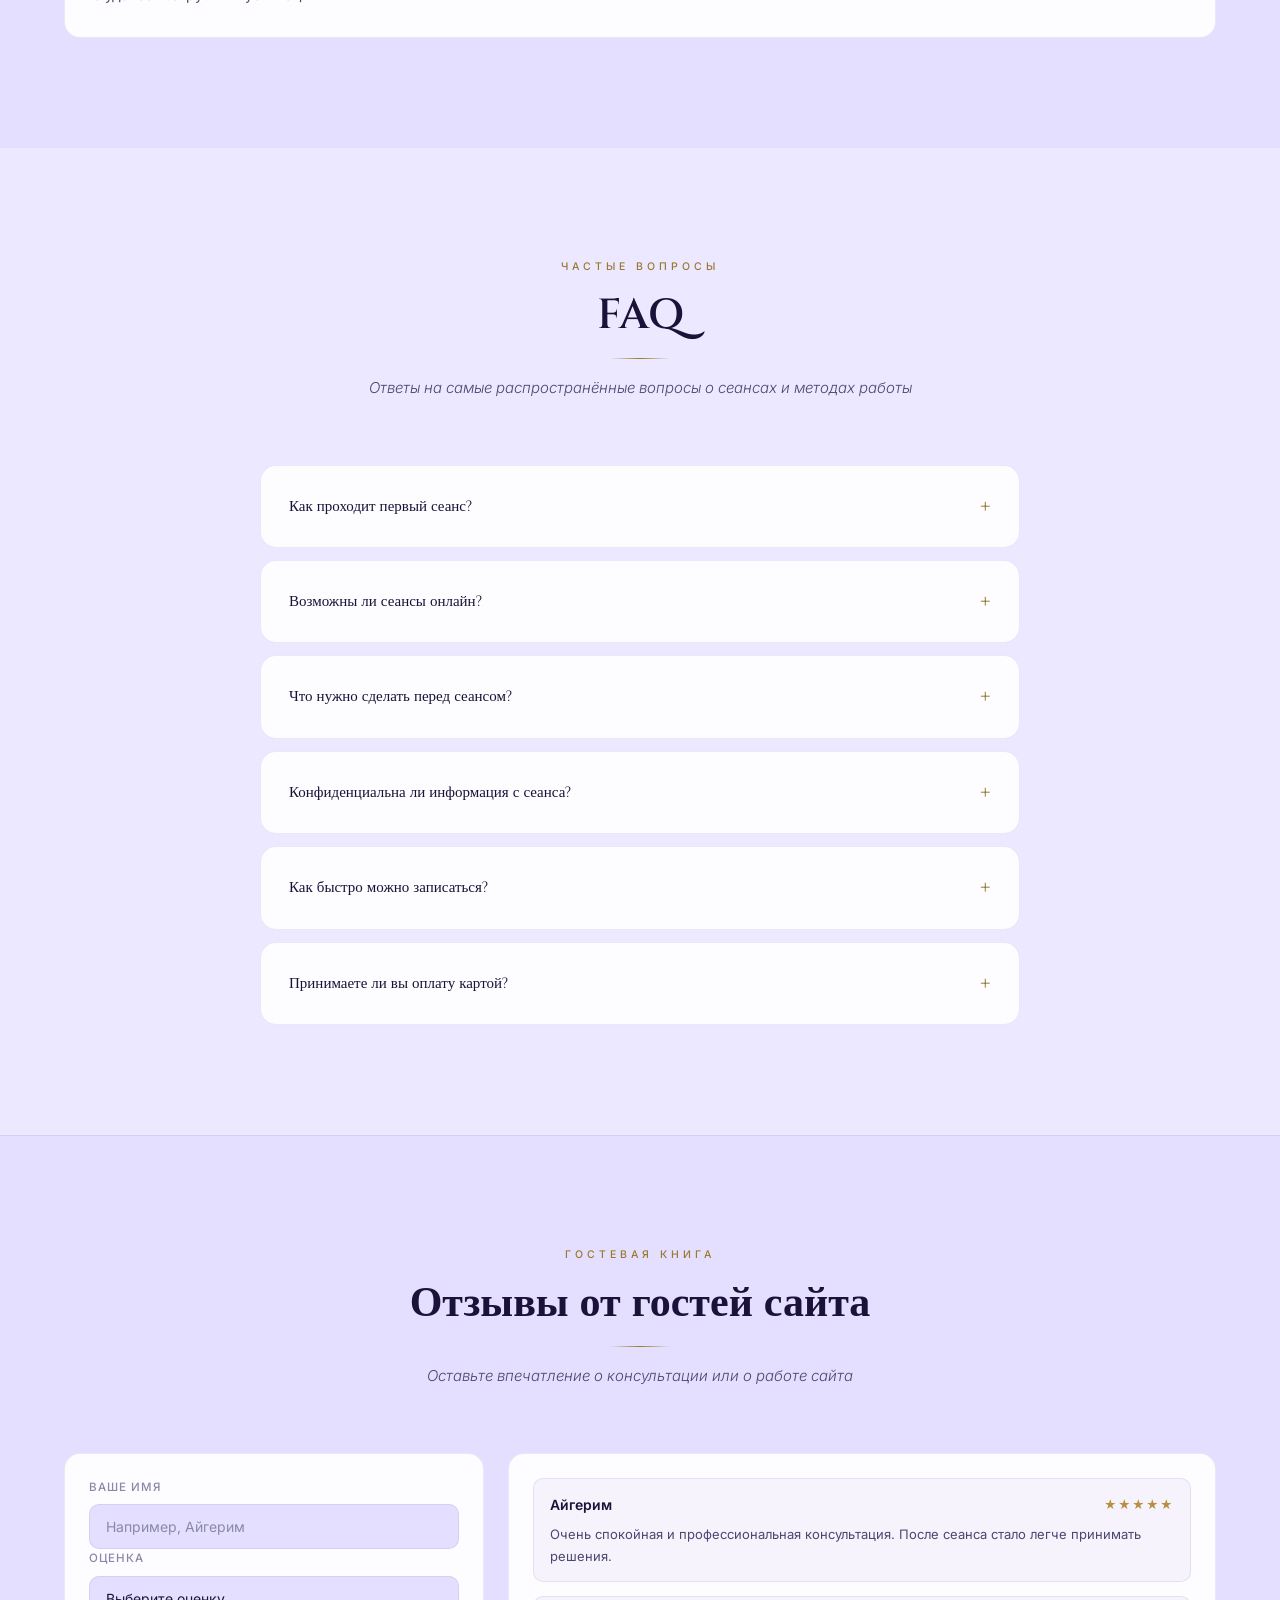
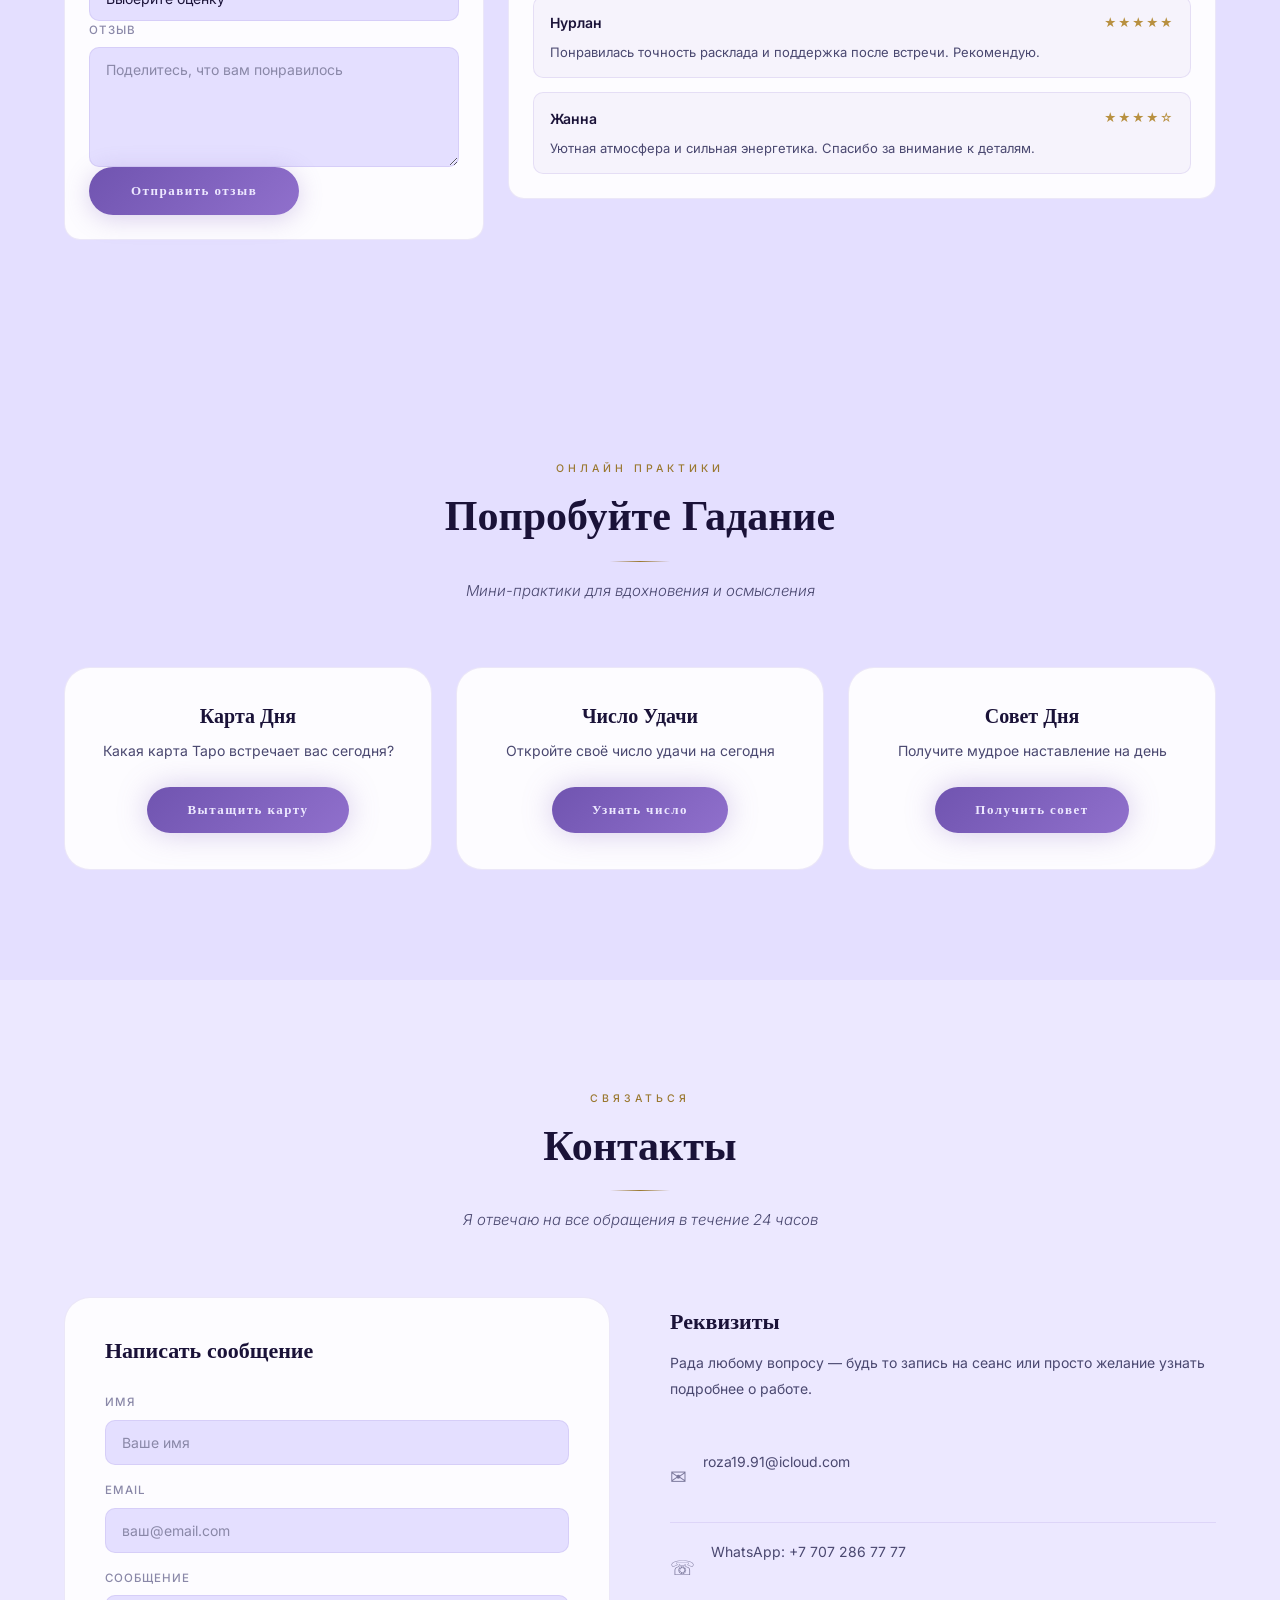
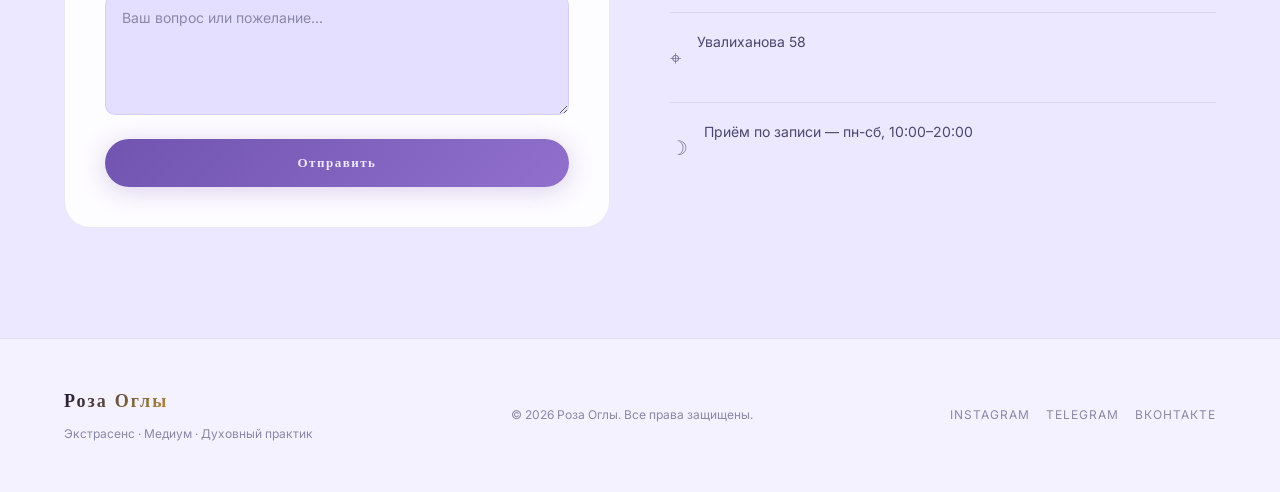
<file: dashboard.html>
<!DOCTYPE html>
<html lang="ru">
<head>
    <meta charset="UTF-8">
    <meta name="viewport" content="width=device-width, initial-scale=1.0">
    <title>Личный кабинет — Роза Оглы</title>
    <link rel="stylesheet" href="dashboard.css">
</head>
<body>

<!-- ─── БОКОВОЕ МЕНЮ ─────────────────────────────── -->
<aside class="sidebar" id="sidebar">
    <a href="index.html" class="sidebar-logo">
        <span class="sidebar-logo-text">Роза Оглы</span>
        <span class="sidebar-logo-sub">Экстрасенс · Медиум</span>
    </a>

    <div class="sidebar-user">
        <div class="sidebar-avatar" id="sidebarAvatar">А</div>
        <div>
            <div class="sidebar-user-name" id="sidebarName">Анна</div>
            <div class="sidebar-user-plan" id="sidebarPlan">— Обучение: не оплачено —</div>
        </div>
    </div>

    <nav class="sidebar-nav">
        <div class="sidebar-section-label">Главное</div>
        <a href="#" class="sidebar-link active" onclick="showPage('overview', this)">
            <span class="sidebar-icon">⬡</span> Обзор
        </a>
        <a href="#" class="sidebar-link" onclick="showPage('profile', this)">
            <span class="sidebar-icon">✦</span> Мой профиль
        </a>

        <div class="sidebar-section-label">Сеансы</div>
        <a href="#" class="sidebar-link" onclick="showPage('sessions', this)">
            <span class="sidebar-icon">☽</span> Мои сеансы
            <span class="sidebar-badge">2</span>
        </a>
        <a href="#" class="sidebar-link" onclick="showPage('booking', this)">
            <span class="sidebar-icon">◈</span> Новая запись
        </a>

        <div class="sidebar-section-label">Аккаунт</div>
        <a href="#" class="sidebar-link" onclick="showPage('subscription', this)">
            <span class="sidebar-icon">◇</span> Обучение
        </a>
        <a href="#" class="sidebar-link" onclick="showPage('divinations', this)">
            <span class="sidebar-icon">✧</span> Гадания
        </a>
        <a href="#" class="sidebar-link" onclick="showPage('messages', this)">
            <span class="sidebar-icon">✉</span> Сообщения
        </a>
        <a href="#" class="sidebar-link" onclick="showPage('settings', this)">
            <span class="sidebar-icon">⚙</span> Настройки
        </a>
    </nav>

    <div class="sidebar-footer">
        <a href="index.html" class="sidebar-link">
            <span class="sidebar-icon">←</span> На сайт
        </a>
        <a href="index.html" class="sidebar-link logout" id="dashLogoutBtn" onclick="dashLogout()">
            <span class="sidebar-icon">→</span> Выйти
        </a>
    </div>
</aside>

<!-- ─── ОСНОВНАЯ ОБЛАСТЬ ─────────────────────────── -->
<div class="main-area">

    <!-- Верхняя панель -->
    <header class="topbar">
        <div style="display:flex;align-items:center;gap:14px;">
            <button class="dash-hamburger" onclick="document.getElementById('sidebar').classList.toggle('open')" aria-label="Меню">
                <span></span><span></span><span></span>
            </button>
            <div>
                <div class="topbar-title" id="topbarTitle">Обзор</div>
                <div class="topbar-sub" id="topbarSub">Добро пожаловать в личный кабинет</div>
            </div>
        </div>
        <div class="topbar-actions">
            <a href="index.html" class="topbar-back">← На сайт</a>
        </div>
    </header>

    <div class="content">

        <!-- ─── СТРАНИЦА: ОБЗОР ──────────────────── -->
        <div id="page-overview" class="page active">

            <div class="dash-notify info">
                <div class="dash-notify-icon">☽</div>
                <div class="dash-notify-text">
                    <h4>Ближайший сеанс через 3 дня</h4>
                    <p>Таро Чтение — 10 апреля 2026, 14:00</p>
                </div>
            </div>

            <div class="grid-4">
                <div class="kpi-card">
                    <div class="kpi-label">Всего сеансов</div>
                    <div class="kpi-value purple">7</div>
                    <div class="kpi-change">+2 этот месяц</div>
                </div>
                <div class="kpi-card">
                    <div class="kpi-label">Обучение</div>
                    <div class="kpi-value gold" id="overviewPlan">Не оплачено</div>
                    <div class="kpi-change">Оплата по факту</div>
                </div>
                <div class="kpi-card">
                    <div class="kpi-label">Свободных мест</div>
                    <div class="kpi-value green" id="trainingSpots">25</div>
                    <div class="kpi-change">Лимит обучения</div>
                </div>
                <div class="kpi-card">
                    <div class="kpi-label">Лист ожидания</div>
                    <div class="kpi-value" style="color:var(--t1)" id="trainingWaiting">0</div>
                    <div class="kpi-change">Автоматическое управление</div>
                </div>
            </div>

            <div style="display:grid;grid-template-columns:1fr 1fr;gap:24px;margin-bottom:24px">
                <div class="card" style="margin-bottom:0">
                    <div class="card-title">Предстоящие сеансы <span>Ближайшие</span></div>
                    <div class="session-list">
                        <div class="session-item">
                            <div class="session-left">
                                <div class="session-icon">🔮</div>
                                <div>
                                    <div class="session-name">Таро Чтение</div>
                                    <div class="session-date">10 апр 2026 · 14:00</div>
                                </div>
                            </div>
                            <span class="session-status status-upcoming">Предстоит</span>
                        </div>
                        <div class="session-item">
                            <div class="session-left">
                                <div class="session-icon">☽</div>
                                <div>
                                    <div class="session-name">Астро-консультация</div>
                                    <div class="session-date">18 апр 2026 · 16:00</div>
                                </div>
                            </div>
                            <span class="session-status status-upcoming">Предстоит</span>
                        </div>
                    </div>
                </div>

                <div class="card" style="margin-bottom:0">
                    <div class="card-title">Отдел обучения <span>Новый поток</span></div>
                    <h3 style="font-family:'Cinzel',serif;color:var(--gold-l);font-size:20px;margin-bottom:8px" id="overviewPlanCard">Статус: не оплачено</h3>
                    <p style="font-size:13px;color:var(--t3);margin-bottom:16px">После подтверждения оплаты вы попадаете в список обучающихся</p>
                    <div class="progress-bar" style="margin-bottom:8px">
                        <div class="progress-fill gold" id="trainingProgress" style="width:0%"></div>
                    </div>
                    <p style="font-size:12px;color:var(--t3);margin-bottom:20px" id="trainingProgressText">0 из 25 мест занято</p>
                    <button class="btn btn-gold btn-sm" onclick="showPage('subscription', document.querySelector('[onclick*=subscription]'))">Открыть обучение</button>
                </div>
            </div>

            <div class="card">
                <div class="card-title">История сеансов <span>Последние 3</span></div>
                <div class="session-list">
                    <div class="session-item">
                        <div class="session-left">
                            <div class="session-icon">◈</div>
                            <div>
                                <div class="session-name">Энергетическое Очищение</div>
                                <div class="session-date">28 мар 2026 · 11:00</div>
                            </div>
                        </div>
                        <span class="session-price">7 500 ₸</span>
                        <span class="session-status status-done">Завершён</span>
                    </div>
                    <div class="session-item">
                        <div class="session-left">
                            <div class="session-icon">🔮</div>
                            <div>
                                <div class="session-name">Таро Чтение</div>
                                <div class="session-date">15 мар 2026 · 15:00</div>
                            </div>
                        </div>
                        <span class="session-price">5 000 ₸</span>
                        <span class="session-status status-done">Завершён</span>
                    </div>
                    <div class="session-item">
                        <div class="session-left">
                            <div class="session-icon">✦</div>
                            <div>
                                <div class="session-name">Рейки Исцеление</div>
                                <div class="session-date">3 мар 2026 · 13:00</div>
                            </div>
                        </div>
                        <span class="session-price">6 000 ₸</span>
                        <span class="session-status status-done">Завершён</span>
                    </div>
                </div>
            </div>
        </div>

        <!-- ─── СТРАНИЦА: ПРОФИЛЬ ─────────────────── -->
        <div id="page-profile" class="page">
            <span class="page-label">Личные данные</span>
            <div class="page-header">
                <h1>Мой профиль</h1>
                <p>Управляйте своими личными данными и контактами</p>
            </div>

            <div class="profile-avatar-section">
                <div class="profile-avatar-big" id="profileAvatarBig">А</div>
                <div class="profile-avatar-info">
                    <h4 id="profileDisplayName">Анна Петрова</h4>
                    <p>Участник с апреля 2026 · Обучение: <span style="color:var(--gold)">по заявке</span></p>
                    <button class="btn btn-outline btn-sm">Изменить фото</button>
                </div>
            </div>

            <div class="card">
                <div class="card-title">Личная информация</div>
                <form onsubmit="saveProfile(event)">
                    <div class="profile-form-grid">
                        <div class="form-group">
                            <label>Имя</label>
                            <input type="text" id="profileFirstName" placeholder="Ваше имя" value="Анна">
                        </div>
                        <div class="form-group">
                            <label>Фамилия</label>
                            <input type="text" id="profileLastName" placeholder="Ваша фамилия" value="Петрова">
                        </div>
                        <div class="form-group">
                            <label>Email</label>
                            <input type="email" id="profileEmail" placeholder="ваш@email.com" value="anna@example.com">
                        </div>
                        <div class="form-group">
                            <label>Телефон</label>
                            <input type="tel" id="profilePhone" placeholder="+7 (000) 000-00-00">
                        </div>
                        <div class="form-group">
                            <label>Дата рождения</label>
                            <input type="date" id="profileBirthdate">
                        </div>
                        <div class="form-group">
                            <label>Город</label>
                            <input type="text" id="profileCity" placeholder="Ваш город">
                        </div>
                        <div class="form-group full">
                            <label>О себе (для точного прочтения)</label>
                            <textarea id="profileAbout" rows="3" placeholder="Расскажите о себе, это поможет мастеру лучше понять ваш запрос..."></textarea>
                        </div>
                    </div>
                    <button type="submit" class="btn btn-primary">Сохранить изменения</button>
                </form>
            </div>
        </div>

        <!-- ─── СТРАНИЦА: СЕАНСЫ ─────────────────── -->
        <div id="page-sessions" class="page">
            <span class="page-label">История и расписание</span>
            <div class="page-header">
                <h1>Мои сеансы</h1>
                <p>Ближайшие встречи и архив прошедших сеансов</p>
            </div>

            <div class="dash-notify warn">
                <div class="dash-notify-icon">◈</div>
                <div class="dash-notify-text">
                    <h4>Предстоит 2 сеанса</h4>
                    <p>Ближайший — 10 апреля 2026 в 14:00 (Таро Чтение)</p>
                </div>
            </div>

            <div class="card">
                <div class="card-title">Предстоящие сеансы <span onclick="showPage('booking', document.querySelector('[onclick*=booking]'))" style="cursor:pointer;color:var(--purple-l)">+ Записаться</span></div>
                <div class="session-list">
                    <div class="session-item">
                        <div class="session-left">
                            <div class="session-icon">🔮</div>
                            <div>
                                <div class="session-name">Таро Чтение</div>
                                <div class="session-date">10 апреля 2026 · 14:00 · Онлайн</div>
                            </div>
                        </div>
                        <span class="session-price">5 000 ₸</span>
                        <span class="session-status status-upcoming">Предстоит</span>
                        <button class="btn btn-outline btn-sm">Перенести</button>
                    </div>
                    <div class="session-item">
                        <div class="session-left">
                            <div class="session-icon">☽</div>
                            <div>
                                <div class="session-name">Астро-консультация</div>
                                <div class="session-date">18 апреля 2026 · 16:00 · Онлайн</div>
                            </div>
                        </div>
                        <span class="session-price">9 000 ₸</span>
                        <span class="session-status status-upcoming">Предстоит</span>
                        <button class="btn btn-outline btn-sm">Перенести</button>
                    </div>
                </div>
            </div>

            <div class="card">
                <div class="card-title">Прошедшие сеансы <span>Архив</span></div>
                <div class="session-list">
                    <div class="session-item">
                        <div class="session-left">
                            <div class="session-icon">◈</div>
                            <div>
                                <div class="session-name">Энергетическое Очищение</div>
                                <div class="session-date">28 марта 2026 · 11:00 · Лично</div>
                            </div>
                        </div>
                        <span class="session-price">7 500 ₸</span>
                        <span class="session-status status-done">Завершён</span>
                    </div>
                    <div class="session-item">
                        <div class="session-left">
                            <div class="session-icon">🔮</div>
                            <div>
                                <div class="session-name">Таро Чтение</div>
                                <div class="session-date">15 марта 2026 · 15:00 · Онлайн</div>
                            </div>
                        </div>
                        <span class="session-price">5 000 ₸</span>
                        <span class="session-status status-done">Завершён</span>
                    </div>
                    <div class="session-item">
                        <div class="session-left">
                            <div class="session-icon">✦</div>
                            <div>
                                <div class="session-name">Рейки Исцеление</div>
                                <div class="session-date">3 марта 2026 · 13:00 · Лично</div>
                            </div>
                        </div>
                        <span class="session-price">6 000 ₸</span>
                        <span class="session-status status-done">Завершён</span>
                    </div>
                    <div class="session-item">
                        <div class="session-left">
                            <div class="session-icon">⬡</div>
                            <div>
                                <div class="session-name">Духовное Наставничество</div>
                                <div class="session-date">14 февраля 2026 · 12:00</div>
                            </div>
                        </div>
                        <span class="session-price" style="color:var(--t3);text-decoration:line-through">12 500 ₸</span>
                        <span class="session-status status-cancelled">Отменён</span>
                    </div>
                </div>
            </div>
        </div>

        <!-- ─── СТРАНИЦА: ЗАПИСЬ ──────────────────── -->
        <div id="page-booking" class="page">
            <span class="page-label">Новый сеанс</span>
            <div class="page-header">
                <h1>Записаться на сеанс</h1>
                <p>Заполните форму и мастер подтвердит запись в течение часа</p>
            </div>
            <div class="card" style="max-width:700px">
                <div class="card-title">Форма записи</div>
                <form onsubmit="submitBooking(event)">
                    <div class="profile-form-grid">
                        <div class="form-group">
                            <label>Имя</label>
                            <input type="text" id="bkName" placeholder="Ваше имя" required>
                        </div>
                        <div class="form-group">
                            <label>Телефон</label>
                            <input type="tel" id="bkPhone" placeholder="+7 (000) 000-00-00" required>
                        </div>
                        <div class="form-group">
                            <label>Email</label>
                            <input type="email" id="bkEmail" placeholder="ваш@email.com" required>
                        </div>
                        <div class="form-group">
                            <label>Тип услуги</label>
                            <select id="bkService" required>
                                <option value="">Выберите услугу</option>
                                <option>Таро Чтение — от 5 000 ₸</option>
                                <option>Контакт с Духами — от 10 000 ₸</option>
                                <option>Энергетическое Очищение — от 7 500 ₸</option>
                                <option>Астрологическая Консультация — от 9 000 ₸</option>
                                <option>Рейки Исцеление — от 6 000 ₸</option>
                                <option>Духовное Наставничество — от 12 500 ₸</option>
                            </select>
                        </div>
                        <div class="form-group">
                            <label>Дата</label>
                            <input type="date" id="bkDate" required>
                        </div>
                        <div class="form-group">
                            <label>Время</label>
                            <input type="time" id="bkTime" required>
                        </div>
                        <div class="form-group full">
                            <div class="slot-hints" id="dashboardBookingSlots"></div>
                        </div>
                        <div class="form-group">
                            <label>Формат</label>
                            <select id="bkFormat">
                                <option>Онлайн (Zoom/Telegram)</option>
                                <option>Лично (Увалиханова 58)</option>
                                <option>Телефон</option>
                            </select>
                        </div>
                        <div class="form-group full">
                            <label>Описание ситуации (опционально)</label>
                            <textarea id="bkNote" rows="4" placeholder="Расскажите о своём запросе..."></textarea>
                        </div>
                    </div>
                    <button type="submit" class="btn btn-primary">Отправить заявку</button>
                </form>
            </div>
        </div>

        <!-- ─── СТРАНИЦА: ОБУЧЕНИЕ ────────────────── -->
        <div id="page-subscription" class="page">
            <span class="page-label">Отдел обучения</span>
            <div class="page-header">
                <h1>Обучение</h1>
                <p>Лимит 25 человек. При переполнении работает лист ожидания</p>
            </div>

            <div class="plan-current">
                <div class="plan-header-row">
                    <div class="plan-title-area">
                        <h2 id="currentPlanName">Программа «Практик Роза Оглы»</h2>
                        <p>Оплата по факту, после подтверждения вы сразу попадаете в список обучающихся</p>
                    </div>
                    <div class="plan-price-display">
                        <div><span class="price" id="currentPlanPrice">75 000</span><span class="currency"> ₸</span></div>
                    </div>
                </div>
                <div class="plan-features-row">
                    <span class="plan-feat-pill">Мистические практики</span>
                    <span class="plan-feat-pill">Поддержка наставника</span>
                    <span class="plan-feat-pill">Закрытый список обучающихся</span>
                </div>
                <div class="progress-bar" style="margin-bottom:8px">
                    <div class="progress-fill gold" id="trainingPageProgress" style="width:0%"></div>
                </div>
                <p style="font-size:12px;color:var(--t3);margin-bottom:20px" id="trainingPageProgressText">0 из 25 мест занято</p>
                <div class="plan-actions">
                    <button class="btn btn-gold btn-sm" onclick="startTrainingPayment()">Оплатить и вступить</button>
                    <button class="btn btn-outline btn-sm" onclick="loadTrainingStatus()">Обновить статус</button>
                </div>
            </div>

            <div class="card">
                <div class="card-title">Правила набора <span>Важно</span></div>
                <div class="session-list">
                    <div class="session-item">
                        <div class="session-left">
                            <div class="session-icon">✦</div>
                            <div>
                                <div class="session-name">Лимит потока: 25 учеников</div>
                                <div class="session-date">После достижения лимита включается лист ожидания</div>
                            </div>
                        </div>
                        <span class="session-status status-done">Активно</span>
                    </div>
                    <div class="session-item">
                        <div class="session-left">
                            <div class="session-icon">✦</div>
                            <div>
                                <div class="session-name">Проверка оплаты обязательна</div>
                                <div class="session-date">Без подтвержденной оплаты зачисление невозможно</div>
                            </div>
                        </div>
                        <span class="session-status status-upcoming">Проверка</span>
                    </div>
                </div>
            </div>
        </div>

        <!-- ─── СТРАНИЦА: ГАДАНИЯ ─────────────────── -->
        <div id="page-divinations" class="page">
            <span class="page-label">Онлайн практики</span>
            <div class="page-header">
                <h1>Гадания</h1>
                <p>Мини-практики для вдохновения и осмысления дня</p>
            </div>
            <div class="grid-3">
                <div class="card" style="text-align:center;margin-bottom:0">
                    <div style="font-size:36px;margin-bottom:14px;opacity:0.8">🔮</div>
                    <h3 style="font-family:'Cinzel',serif;font-size:18px;margin-bottom:10px">Карта Дня</h3>
                    <p style="font-size:14px;color:var(--t3);margin-bottom:20px">Какая карта Таро ждёт вас сегодня?</p>
                    <button class="btn btn-primary btn-sm" onclick="dashDrawTarot()">Вытащить карту</button>
                    <div id="dashCardResult" style="margin-top:16px;padding:14px;background:var(--bg3);border:1px solid var(--br-g);border-radius:10px;font-size:13.5px;color:var(--gold-l);display:none;text-align:left;line-height:1.6"></div>
                </div>
                <div class="card" style="text-align:center;margin-bottom:0">
                    <div style="font-size:36px;margin-bottom:14px;opacity:0.8">☽</div>
                    <h3 style="font-family:'Cinzel',serif;font-size:18px;margin-bottom:10px">Число Удачи</h3>
                    <p style="font-size:14px;color:var(--t3);margin-bottom:20px">Ваше счастливое число на сегодня</p>
                    <button class="btn btn-primary btn-sm" onclick="dashGetNumber()">Узнать число</button>
                    <div id="dashNumberResult" style="margin-top:16px;padding:14px;background:var(--bg3);border:1px solid var(--br-g);border-radius:10px;font-size:13.5px;color:var(--gold-l);display:none;text-align:left"></div>
                </div>
                <div class="card" style="text-align:center;margin-bottom:0">
                    <div style="font-size:36px;margin-bottom:14px;opacity:0.8">✦</div>
                    <h3 style="font-family:'Cinzel',serif;font-size:18px;margin-bottom:10px">Совет Дня</h3>
                    <p style="font-size:14px;color:var(--t3);margin-bottom:20px">Наставление от высших сил</p>
                    <button class="btn btn-primary btn-sm" onclick="dashGetAdvice()">Получить совет</button>
                    <div id="dashAdviceResult" style="margin-top:16px;padding:14px;background:var(--bg3);border:1px solid var(--br-g);border-radius:10px;font-size:13.5px;color:var(--gold-l);display:none;text-align:left;line-height:1.6"></div>
                </div>
            </div>
        </div>

        <!-- ─── СТРАНИЦА: СООБЩЕНИЯ ──────────────── -->
        <div id="page-messages" class="page">
            <span class="page-label">Связь с админом</span>
            <div class="page-header">
                <h1>Сообщения</h1>
                <p>Здесь вы видите ответы администрации и можете отправлять свои сообщения</p>
            </div>

            <div class="card">
                <div class="card-title">Переписка</div>
                <div id="clientMessagesList" class="session-list"></div>
            </div>

            <div class="card">
                <div class="card-title">Ответить администратору</div>
                <form onsubmit="sendClientReply(event)">
                    <div class="form-group">
                        <label>Ваш ответ</label>
                        <textarea id="clientReplyText" rows="4" placeholder="Напишите сообщение администратору..." required></textarea>
                    </div>
                    <button type="submit" class="btn btn-gold btn-sm">Отправить</button>
                </form>
            </div>
        </div>

        <!-- ─── СТРАНИЦА: НАСТРОЙКИ ───────────────── -->
        <div id="page-settings" class="page">
            <span class="page-label">Конфигурация</span>
            <div class="page-header">
                <h1>Настройки</h1>
                <p>Управляйте параметрами аккаунта и уведомлений</p>
            </div>

            <div class="card">
                <div class="settings-section">
                    <h3>Уведомления</h3>
                    <div class="toggle-row">
                        <div class="toggle-label">
                            <h4>Напоминания о сеансах</h4>
                            <p>За 24 часа и за 1 час до начала сеанса</p>
                        </div>
                        <div class="toggle on" id="toggle-sessions" onclick="toggleSetting(this)"></div>
                    </div>
                    <div class="toggle-row">
                        <div class="toggle-label">
                            <h4>Новости и статьи</h4>
                            <p>Уведомления о новых публикациях в блоге</p>
                        </div>
                        <div class="toggle" id="toggle-news" onclick="toggleSetting(this)"></div>
                    </div>
                    <div class="toggle-row">
                        <div class="toggle-label">
                            <h4>Специальные предложения</h4>
                            <p>Акции и скидки для обучающихся</p>
                        </div>
                        <div class="toggle on" id="toggle-offers" onclick="toggleSetting(this)"></div>
                    </div>
                    <div class="toggle-row">
                        <div class="toggle-label">
                            <h4>SMS-уведомления</h4>
                            <p>Дополнительные уведомления по SMS</p>
                        </div>
                        <div class="toggle" id="toggle-sms" onclick="toggleSetting(this)"></div>
                    </div>
                </div>

                <div class="settings-section">
                    <h3>Тема интерфейса</h3>
                    <div class="toggle-row">
                        <div class="toggle-label">
                            <h4>Тёмная тема</h4>
                            <p>Мистическое оформление — рекомендуется</p>
                        </div>
                        <div class="toggle on" id="toggle-darktheme" onclick="toggleSetting(this)"></div>
                    </div>
                </div>

                <div class="settings-section">
                    <h3>Безопасность</h3>
                    <h4 style="font-family:'Inter';font-size:14px;color:var(--t1);margin-bottom:16px;font-weight:500">Смена пароля</h4>
                    <form onsubmit="changePassword(event)" style="max-width:480px">
                        <div class="form-group">
                            <label>Текущий пароль</label>
                            <input type="password" placeholder="••••••••" required>
                        </div>
                        <div class="form-group">
                            <label>Новый пароль</label>
                            <input type="password" placeholder="Не менее 8 символов" required>
                        </div>
                        <div class="form-group">
                            <label>Подтвердить пароль</label>
                            <input type="password" placeholder="Повторите новый пароль" required>
                        </div>
                        <button type="submit" class="btn btn-primary btn-sm">Сменить пароль</button>
                    </form>
                </div>

                <div class="settings-section">
                    <h3>Аккаунт</h3>
                    <div style="display:flex;gap:12px;flex-wrap:wrap">
                        <button class="btn btn-outline btn-sm">Экспорт данных</button>
                        <button class="btn btn-danger btn-sm" onclick="confirmDeleteAccount()">Удалить аккаунт</button>
                    </div>
                </div>
            </div>
        </div>

    </div><!-- /content -->
</div><!-- /main-area -->

<div class="payment-overlay" id="paymentOverlay">
    <div class="payment-modal">
        <button class="payment-close" onclick="closePaymentModal()">×</button>
        <h3>Оплата обучения</h3>
        <p id="paymentPlanInfo">Программа и сумма</p>
        <form id="paymentForm" onsubmit="confirmTrainingPayment(event)">
            <div class="form-group">
                <label>Номер карты</label>
                <input type="text" id="payCard" placeholder="0000 0000 0000 0000" minlength="16" maxlength="19" required>
            </div>
            <div class="profile-form-grid">
                <div class="form-group">
                    <label>Срок (MM/YY)</label>
                    <input type="text" id="payExp" placeholder="08/28" required>
                </div>
                <div class="form-group">
                    <label>CVV</label>
                    <input type="password" id="payCvv" placeholder="123" minlength="3" maxlength="4" required>
                </div>
            </div>
            <div class="form-group">
                <label>Имя владельца</label>
                <input type="text" id="payHolder" placeholder="AIGERIM K." required>
            </div>
            <button type="submit" class="btn btn-gold" style="width:100%">Оплатить и активировать</button>
        </form>
    </div>
</div>

<script>
/* ─── DASHBOARD JS ──────────────────────────────── */

const API_BASE = (() => {
    const params = new URLSearchParams(window.location.search);
    const fromQuery = (params.get('api') || '').trim().replace(/\/$/, '');
    if (/^https?:\/\//i.test(fromQuery)) {
        localStorage.setItem('apiBaseUrl', fromQuery);
        return fromQuery;
    }
    return (localStorage.getItem('apiBaseUrl') || 'http://127.0.0.1:5000').trim().replace(/\/$/, '');
})();
const trainingPrice = '75 000';
let trainingPaymentPending = false;

function getStorageArray(key) {
    try {
        return JSON.parse(localStorage.getItem(key) || '[]');
    } catch {
        return [];
    }
}

function setStorageArray(key, value) {
    localStorage.setItem(key, JSON.stringify(value));
}

function addAdminRecord(key, payload) {
    const items = getStorageArray(key);
    items.unshift({ id: Date.now(), createdAt: new Date().toISOString(), ...payload });
    setStorageArray(key, items.slice(0, 300));
}

// Загрузка данных пользователя
function loadUser() {
    const userData = JSON.parse(localStorage.getItem('userData') || '{}');
    const name = userData.name || localStorage.getItem('userName') || 'Гость';
    const trainingState = localStorage.getItem('trainingState') || 'not_paid';
    const trainingLabel = trainingState === 'accepted' ? 'зачислен' : (trainingState === 'waitlist' ? 'лист ожидания' : 'не оплачено');

    const initial = name.charAt(0).toUpperCase();
    document.getElementById('sidebarAvatar').textContent = initial;
    document.getElementById('sidebarName').textContent = name;
    document.getElementById('sidebarPlan').textContent = '— Обучение: ' + trainingLabel + ' —';
    document.getElementById('profileAvatarBig').textContent = initial;
    document.getElementById('profileDisplayName').textContent = name;
    document.getElementById('overviewPlan').textContent = trainingLabel;
    document.getElementById('overviewPlanCard').textContent = 'Статус: ' + trainingLabel;
    document.getElementById('currentPlanName').textContent = 'Программа «Практик Роза Оглы»';
    document.getElementById('currentPlanPrice').textContent = trainingPrice;
}

async function loadTrainingStatus() {
    try {
        const response = await fetch(API_BASE + '/api/training/status');
        const data = await response.json();
        if (!response.ok || !data.ok) {
            return;
        }
        const accepted = Number(data.accepted || 0);
        const waiting = Number(data.waiting || 0);
        const capacity = Number(data.capacity || 25);
        const freeSpots = Math.max(0, capacity - accepted);
        const progress = Math.min(100, Math.round((accepted / capacity) * 100));

        document.getElementById('trainingSpots').textContent = String(freeSpots);
        document.getElementById('trainingWaiting').textContent = String(waiting);
        document.getElementById('trainingProgress').style.width = progress + '%';
        document.getElementById('trainingPageProgress').style.width = progress + '%';
        document.getElementById('trainingProgressText').textContent = accepted + ' из ' + capacity + ' мест занято';
        document.getElementById('trainingPageProgressText').textContent = accepted + ' из ' + capacity + ' мест занято';
    } catch (error) {
        showNotify('Не удалось загрузить статус обучения', 'error');
    }
}

// Навигация между страницами
function showPage(pageId, linkEl) {
    document.querySelectorAll('.page').forEach(p => p.classList.remove('active'));
    document.querySelectorAll('.sidebar-link').forEach(l => l.classList.remove('active'));

    const page = document.getElementById('page-' + pageId);
    if (page) page.classList.add('active');
    if (linkEl) linkEl.classList.add('active');

    const titles = {
        overview: ['Обзор', 'Сводная информация по вашему кабинету'],
        profile: ['Мой профиль', 'Личные данные и контакты'],
        sessions: ['Мои сеансы', 'Предстоящие встречи и история'],
        booking: ['Новая запись', 'Запишитесь на прием'],
        subscription: ['Обучение', 'Оплата, лимит мест, лист ожидания'],
        divinations: ['Гадания', 'Онлайн практики для вдохновения'],
        messages: ['Сообщения', 'Диалог клиента с администратором'],
        settings: ['Настройки', 'Параметры аккаунта и уведомлений']
    };
    if (titles[pageId]) {
        document.getElementById('topbarTitle').textContent = titles[pageId][0];
        document.getElementById('topbarSub').textContent = titles[pageId][1];
    }
    if (pageId === 'messages') {
        loadClientMessages();
    }
    window.scrollTo(0, 0);
}

// Токглы настроек
function toggleSetting(el) {
    el.classList.toggle('on');
}

// Сохранение профиля
function saveProfile(e) {
    e.preventDefault();
    const first = document.getElementById('profileFirstName').value;
    const last = document.getElementById('profileLastName').value;
    const fullName = first + (last ? ' ' + last : '');
    localStorage.setItem('userName', fullName);
    const userData = JSON.parse(localStorage.getItem('userData') || '{}');
    userData.name = fullName;
    userData.email = document.getElementById('profileEmail').value;
    userData.phone = document.getElementById('profilePhone').value;
    userData.birthdate = document.getElementById('profileBirthdate').value;
    userData.city = document.getElementById('profileCity').value;
    userData.about = document.getElementById('profileAbout').value;
    localStorage.setItem('userData', JSON.stringify(userData));
    loadUser();
    showNotify('Профиль успешно сохранён', 'success');
}

// Отправка записи
async function loadDashboardSlotHints() {
    const dateEl = document.getElementById('bkDate');
    const timeEl = document.getElementById('bkTime');
    const root = document.getElementById('dashboardBookingSlots');
    if (!dateEl || !root) return;
    const date = (dateEl.value || '').trim();
    if (!date) {
        root.innerHTML = '';
        return;
    }
    const qs = new URLSearchParams({ date });
    if (timeEl && timeEl.value) {
        qs.set('time', timeEl.value);
    }
    try {
        const response = await fetch(API_BASE + '/api/bookings/slots?' + qs.toString());
        const data = await response.json();
        if (!response.ok || !data.ok) {
            root.innerHTML = '<div class="empty">Не удалось загрузить свободные слоты</div>';
            return;
        }
        const list = (data.available || []).slice(0, 10);
        if (!list.length) {
            root.innerHTML = '<div class="empty">На выбранную дату нет свободных слотов</div>';
            return;
        }
        root.innerHTML = '<div class="slot-hint-title">Свободные слоты:</div><div class="slot-chip-row">'
            + list.map((t) => '<button type="button" class="slot-chip" data-time="' + t + '">' + t + '</button>').join('')
            + '</div>';
        root.querySelectorAll('.slot-chip').forEach((btn) => {
            btn.addEventListener('click', () => {
                if (timeEl) {
                    timeEl.value = btn.getAttribute('data-time') || '';
                }
            });
        });
    } catch (error) {
        root.innerHTML = '<div class="empty">Сервер недоступен, подсказки времени отключены</div>';
    }
}

async function submitBooking(e) {
    e.preventDefault();
    const name = document.getElementById('bkName').value;
    const phone = document.getElementById('bkPhone').value;
    const email = document.getElementById('bkEmail').value;
    const service = document.getElementById('bkService').value;
    const date = document.getElementById('bkDate').value;
    const time = document.getElementById('bkTime').value;
    const format = document.getElementById('bkFormat').value;
    const note = document.getElementById('bkNote').value;

    try {
        const response = await fetch(API_BASE + '/api/bookings', {
            method: 'POST',
            headers: { 'Content-Type': 'application/json' },
            body: JSON.stringify({ name, phone, email, service, date, time, format, note })
        });
        const data = await response.json();
        if (!response.ok) {
            const m = data.suggestedTime ? ((data.message || 'Это время занято') + ' Рекомендуем: ' + data.suggestedTime) : (data.message || 'Ошибка записи');
            showNotify(m, 'error');
            if (data.suggestedTime) {
                document.getElementById('bkTime').value = data.suggestedTime;
            }
            await loadDashboardSlotHints();
            return;
        }

        addAdminRecord('bookings', { name, email, service, date, time, format, source: 'dashboard-booking-api' });
        showNotify('Запись создана. Уведомления отправлены автоматически.', 'success');
        e.target.reset();
        const slotRoot = document.getElementById('dashboardBookingSlots');
        if (slotRoot) slotRoot.innerHTML = '';
    } catch (error) {
        showNotify('Сервер записи недоступен', 'error');
    }
}

// Смена пароля
function changePassword(e) {
    e.preventDefault();
    showNotify('Пароль успешно изменён', 'success');
    e.target.reset();
}

function startTrainingPayment() {
    trainingPaymentPending = true;
    document.getElementById('paymentPlanInfo').textContent = 'Программа «Практик Роза Оглы» · ' + trainingPrice + ' ₸';
    document.getElementById('paymentOverlay').classList.add('active');
}

function closePaymentModal() {
    document.getElementById('paymentOverlay').classList.remove('active');
    document.getElementById('paymentForm').reset();
    trainingPaymentPending = false;
}

async function confirmTrainingPayment(e) {
    e.preventDefault();
    if (!trainingPaymentPending) {
        showNotify('Платеж не инициализирован', 'error');
        return;
    }

    const card = document.getElementById('payCard').value.replace(/\s+/g, '');
    const exp = document.getElementById('payExp').value.trim();
    const cvv = document.getElementById('payCvv').value.trim();
    const holder = document.getElementById('payHolder').value.trim();

    if (card.length < 16 || !/^\d+$/.test(card)) {
        showNotify('Проверьте номер карты', 'error');
        return;
    }
    if (!/^\d{2}\/\d{2}$/.test(exp)) {
        showNotify('Срок карты должен быть в формате MM/YY', 'error');
        return;
    }
    if (!/^\d{3,4}$/.test(cvv) || !holder) {
        showNotify('Проверьте CVV и имя владельца', 'error');
        return;
    }

    const userData = JSON.parse(localStorage.getItem('userData') || '{}');
    const name = (localStorage.getItem('userName') || userData.name || holder || 'Ученик').trim();
    const email = (userData.email || localStorage.getItem('userEmail') || '').trim();
    const phone = (userData.phone || '').trim();

    if (!email) {
        showNotify('Для оплаты добавьте email в профиле', 'error');
        return;
    }

    try {
        const verifyResponse = await fetch(API_BASE + '/api/payments/verify', {
            method: 'POST',
            headers: { 'Content-Type': 'application/json' },
            body: JSON.stringify({
                amount: 75000,
                currency: 'KZT',
                card,
                exp,
                cvv,
                holder
            })
        });
        const verifyData = await verifyResponse.json();
        if (!verifyResponse.ok || !verifyData.ok) {
            showNotify(verifyData.message || 'Платеж не подтвержден', 'error');
            return;
        }

        const paymentId = verifyData.paymentId;

        const response = await fetch(API_BASE + '/api/training/enroll', {
            method: 'POST',
            headers: { 'Content-Type': 'application/json' },
            body: JSON.stringify({ name, email, phone, paymentId })
        });
        const data = await response.json();
        if (!response.ok) {
            showNotify(data.message || 'Не удалось подтвердить оплату', 'error');
            return;
        }

        localStorage.setItem('trainingState', data.status || 'accepted');
        loadUser();
        await loadTrainingStatus();

        addAdminRecord('payments', {
            purpose: 'training',
            amount: trainingPrice + ' ₸',
            status: 'paid',
            paymentId,
            maskedCard: '**** **** **** ' + card.slice(-4)
        });

        if (data.status === 'waitlist') {
            showNotify('Оплата принята. Места заняты, вы в листе ожидания.', 'success');
        } else {
            showNotify('Оплата подтверждена. Вы зачислены в обучение!', 'success');
        }
        closePaymentModal();
    } catch (error) {
        showNotify('Сервер оплаты недоступен', 'error');
    }
}

// Подтверждение удаления аккаунта
function confirmDeleteAccount() {
    if (confirm('Вы уверены? Все данные будут удалены без возможности восстановления.')) {
        localStorage.clear();
        window.location.href = 'index.html';
    }
}

// Выход
function dashLogout() {
    localStorage.removeItem('isLoggedIn');
    localStorage.removeItem('userName');
    window.location.href = 'index.html';
}

// Гадания на дашборде
const tarotCards = [
    { name: 'Маг', meaning: 'Время действовать. Ваши способности и воля — ваши лучшие инструменты сегодня.' },
    { name: 'Жрица', meaning: 'Прислушайтесь к своей интуиции. Ответы уже внутри вас, нужно лишь тишина.' },
    { name: 'Звезда', meaning: 'Надежда и обновление. После долгой ночи всегда приходит свет.' },
    { name: 'Луна', meaning: 'Мир иллюзий и скрытых страхов. Будьте внимательны к тому, что видите.' },
    { name: 'Солнце', meaning: 'Радость, успех и ясность. Сегодня благоприятный день для всех начинаний.' },
    { name: 'Смерть', meaning: 'Трансформация и перемены. Старое уходит, освобождая место новому.' },
    { name: 'Сила', meaning: 'Внутренняя мощь и терпение. Действуйте с мягкостью, но уверенностью.' },
    { name: 'Отшельник', meaning: 'Время для уединения и глубокого размышления. Ответ найдёте в тишине.' },
    { name: 'Колесо Фортуны', meaning: 'Удача поворачивается в вашу сторону. Обратите внимание на знаки судьбы.' },
    { name: 'Башня', meaning: 'Неожиданные перемены разрушат старое. Это путь к свободе и обновлению.' }
];
const advices = [
    'Сегодня — день для благодарности. Найдите три вещи, за которые вы искренне благодарны.',
    'Освободитесь от того, что вас тяготит. Это могут быть мысли, вещи или отношения.',
    'Уделите время медитации. Даже 10 минут тишины способны изменить весь день.',
    'Позвольте себе ошибаться. Каждая ошибка — это урок, а не приговор.',
    'Посмотрите на ситуацию глазами стороннего наблюдателя. Что бы вы сказали другу?',
    'Ваша интуиция сегодня особенно сильна. Доверьтесь первому ощущению.',
    'Один маленький шаг лучше, чем бесконечные размышления. Начните сейчас.',
    'Любовь начинается с принятия себя. Будьте к себе так же добры, как к близким.'
];

function dashDrawTarot() {
    const card = tarotCards[Math.floor(Math.random() * tarotCards.length)];
    const el = document.getElementById('dashCardResult');
    el.innerHTML = '<strong style="color:var(--purple-l);display:block;margin-bottom:6px">✦ ' + card.name + '</strong>' + card.meaning;
    el.style.display = 'block';
}
function dashGetNumber() {
    const num = Math.floor(Math.random() * 9) + 1;
    const msgs = ['символизирует новые начинания','несёт энергию баланса и гармонии','указывает на творческий потенциал','означает стабильность и надёжность','говорит о переменах и свободе','несёт вибрацию любви и заботы','символизирует мудрость и духовный поиск','означает изобилие и достижение целей','указывает на завершение цикла'];
    const el = document.getElementById('dashNumberResult');
    el.innerHTML = '<strong style="font-family:Cinzel,serif;font-size:24px;color:var(--gold-l);display:block;margin-bottom:6px">' + num + '</strong>' + 'Это число ' + msgs[num-1] + '.';
    el.style.display = 'block';
}
function dashGetAdvice() {
    const el = document.getElementById('dashAdviceResult');
    el.innerHTML = '« ' + advices[Math.floor(Math.random() * advices.length)] + ' »';
    el.style.display = 'block';
}

async function loadClientMessages() {
    const root = document.getElementById('clientMessagesList');
    if (!root) {
        return;
    }
    const userData = JSON.parse(localStorage.getItem('userData') || '{}');
    const email = (userData.email || localStorage.getItem('userEmail') || '').trim().toLowerCase();
    if (!email) {
        root.innerHTML = '<div class="empty">Добавьте email в профиле, чтобы пользоваться сообщениями</div>';
        return;
    }

    try {
        const response = await fetch(API_BASE + '/api/messages/inbox?email=' + encodeURIComponent(email));
        const data = await response.json();
        if (!response.ok || !data.ok) {
            root.innerHTML = '<div class="empty">Не удалось загрузить сообщения</div>';
            return;
        }
        const messages = data.messages || [];
        if (!messages.length) {
            root.innerHTML = '<div class="empty">Пока нет сообщений</div>';
            return;
        }

        root.innerHTML = messages.map((m) => {
            const fromAdmin = m.sender_role === 'admin';
            const label = fromAdmin ? 'Администратор' : 'Вы';
            const date = new Date(m.created_at).toLocaleString('ru-RU');
            const subj = m.subject ? ('<div style="font-size:12px;color:var(--t3);margin-top:4px">' + m.subject + '</div>') : '';
            return '<div class="session-item">'
                + '<div class="session-left">'
                + '<div class="session-icon">' + (fromAdmin ? '✉' : '◈') + '</div>'
                + '<div>'
                + '<div class="session-name">' + label + '</div>'
                + subj
                + '<div class="session-date" style="max-width:680px">' + (m.text || '') + '</div>'
                + '</div>'
                + '</div>'
                + '<span class="session-status ' + (fromAdmin ? 'status-upcoming' : 'status-done') + '">' + date + '</span>'
                + '</div>';
        }).join('');
    } catch (error) {
        root.innerHTML = '<div class="empty">Сервер недоступен</div>';
    }
}

async function sendClientReply(e) {
    e.preventDefault();
    const userData = JSON.parse(localStorage.getItem('userData') || '{}');
    const email = (userData.email || localStorage.getItem('userEmail') || '').trim().toLowerCase();
    const text = document.getElementById('clientReplyText').value.trim();

    if (!email) {
        showNotify('Добавьте email в профиле', 'error');
        return;
    }
    if (!text) {
        showNotify('Введите сообщение', 'error');
        return;
    }

    try {
        const response = await fetch(API_BASE + '/api/messages/reply', {
            method: 'POST',
            headers: { 'Content-Type': 'application/json' },
            body: JSON.stringify({ fromEmail: email, text })
        });
        const data = await response.json();
        if (!response.ok || !data.ok) {
            showNotify(data.message || 'Не удалось отправить', 'error');
            return;
        }
        document.getElementById('clientReplyText').value = '';
        showNotify('Сообщение отправлено администратору', 'success');
        await loadClientMessages();
    } catch (error) {
        showNotify('Сервер недоступен', 'error');
    }
}

// Уведомление
function showNotify(msg, type) {
    const n = document.createElement('div');
    n.style.cssText = 'position:fixed;bottom:24px;right:24px;padding:14px 22px;border-radius:10px;font-size:13.5px;z-index:9999;animation:slideInR .3s ease;font-family:Inter,sans-serif;max-width:340px;box-shadow:0 8px 32px rgba(0,0,0,.5)';
    n.style.background = type === 'success' ? 'rgba(90,191,138,.12)' : 'rgba(208,96,96,.12)';
    n.style.border = type === 'success' ? '1px solid rgba(90,191,138,.3)' : '1px solid rgba(208,96,96,.3)';
    n.style.color = type === 'success' ? '#5ABF8A' : '#D06060';
    n.textContent = msg;
    document.body.appendChild(n);
    const style = document.createElement('style');
    style.textContent = '@keyframes slideInR{from{opacity:0;transform:translateX(16px)}to{opacity:1;transform:none}}';
    document.head.appendChild(style);
    setTimeout(() => n.remove(), 4000);
}

// Проверка авторизации
function checkAuth() {
    const isLoggedIn = localStorage.getItem('isLoggedIn');
    if (!isLoggedIn) {
        window.location.href = 'index.html';
    }
}

// Инициализация
window.addEventListener('DOMContentLoaded', () => {
    checkAuth();
    loadUser();
    loadTrainingStatus();

    const dateEl = document.getElementById('bkDate');
    const timeEl = document.getElementById('bkTime');
    if (dateEl) dateEl.addEventListener('change', loadDashboardSlotHints);
    if (timeEl) timeEl.addEventListener('change', loadDashboardSlotHints);

    // Хэш-навигация (#profile, #sessions и т.д.)
    const hash = window.location.hash.replace('#', '');
    if (hash && document.getElementById('page-' + hash)) {
        const link = document.querySelector('[onclick*="' + hash + '"]');
        showPage(hash, link);
    }
});
</script>
</body>
</html>
</file>
<file: styles_dark.css>
﻿/* ================================================
   РОЗА ОГЛЫ — PROFESSIONAL MYSTICAL DESIGN v2
   ================================================ */

@import url('https://fonts.googleapis.com/css2?family=Cinzel:wght@400;500;600;700&family=Inter:ital,wght@0,300;0,400;0,500;0,600;0,700;1,400&display=swap');

/* ─── ПЕРЕМЕННЫЕ ─────────────────────────────────── */
:root {
    --bg:       #050507;
    --bg2:      #0B0A0F;
    --bg3:      #111015;
    --card:     #0E1028;
    --card2:    #17151D;
    --br:       rgba(130, 100, 205, 0.16);
    --br-h:     rgba(175, 145, 245, 0.42);
    --br-g:     rgba(212, 174, 92, 0.34);
    --purple:   #4A3A2A;
    --purple-l: #755A35;
    --gold:     #D4AE5C;
    --gold-l:   #E8C67B;
    --red-dim:  #9E4040;
    --t1:  #EDE8FF;
    --t2:  #8892B8;
    --t3:  #464E6E;
    --shadow:    0 18px 60px rgba(0,0,0,0.72);
    --shadow-sm: 0 5px 22px rgba(0,0,0,0.52);
    --glow-p:    0 0 50px rgba(138,109,192,0.22);
    --glow-g:    0 0 45px rgba(196,162,74,0.18);
    --r:   10px;
    --r2:  16px;
    --r3:  26px;
    --ease: cubic-bezier(0.4,0,0.2,1);
    --tr:  all 0.32s var(--ease);
}

/* ─── СБРОС И БАЗА ───────────────────────────────── */
*, *::before, *::after { margin:0; padding:0; box-sizing:border-box; }
html { scroll-behavior: smooth; }

body {
    font-family: 'Inter', sans-serif;
    background: var(--bg);
    color: var(--t2);
    line-height: 1.7;
    overflow-x: hidden;
    background-image:
        radial-gradient(ellipse 80% 50% at 50% -10%, rgba(138,109,192,0.14) 0%, transparent 60%),
        radial-gradient(ellipse 60% 40% at 80% 80%, rgba(196,162,74,0.07) 0%, transparent 50%);
    background-attachment: fixed;
}

::-webkit-scrollbar { width: 5px; }
::-webkit-scrollbar-track { background: var(--bg2); }
::-webkit-scrollbar-thumb { background: var(--purple); border-radius: 3px; }

.container { max-width: 1200px; margin: 0 auto; padding: 0 24px; }
section { padding: 110px 0; }

h1, h2, h3 { font-family: 'Cinzel', serif; font-weight: 600; color: var(--t1); line-height: 1.25; }

/* ─── КНОПКА ТЕМЫ ────────────────────────────────── */
.theme-toggle {
    position: fixed; top: 68px; right: 28px;
    width: 44px; height: 44px; border-radius: 50%;
    background: var(--card2); border: 1px solid var(--br);
    color: var(--gold); font-size: 18px;
    cursor: pointer; z-index: 999;
    display: flex; align-items: center; justify-content: center;
    transition: var(--tr);
}
.theme-toggle:hover { border-color: var(--br-g); box-shadow: var(--glow-g); }

/* ─── НАВИГАЦИЯ ──────────────────────────────────── */
.navbar {
    position: fixed; top: 0; width: 100%;
    background: rgba(5,6,15,0.94);
    backdrop-filter: blur(22px);
    border-bottom: 1px solid var(--br);
    z-index: 1000;
    transition: var(--tr);
}
.navbar .container { display: flex; align-items: center; justify-content: space-between; padding: 16px 24px; }

.logo-text {
    font-family: 'Cinzel', serif;
    font-size: 22px; font-weight: 700;
    background: linear-gradient(135deg, var(--t1) 0%, var(--gold-l) 100%);
    -webkit-background-clip: text;
    -webkit-text-fill-color: transparent;
    background-clip: text;
    letter-spacing: 2px;
}
.logo-subtitle {
    font-size: 10px; letter-spacing: 3px; text-transform: uppercase;
    color: var(--t3); display: block; margin-top: -2px;
}
.logo { cursor: pointer; }

.nav-links { display: flex; list-style: none; gap: 32px; align-items: center; }
.nav-link {
    text-decoration: none; color: var(--t2);
    font-size: 12.5px; font-weight: 500; letter-spacing: 0.8px;
    text-transform: uppercase; position: relative;
    transition: var(--tr);
}
.nav-link::after {
    content: ''; position: absolute; left: 0; bottom: -5px;
    width: 0; height: 1px;
    background: linear-gradient(90deg, var(--purple-l), var(--gold));
    transition: width 0.3s var(--ease);
}
.nav-link:hover { color: var(--t1); }
.nav-link:hover::after { width: 100%; }
.nav-link.active { color: var(--gold); }

.nav-oracle {
    display: flex;
    align-items: flex-end;
    gap: 7px;
    margin-left: 14px;
    margin-right: 12px;
    opacity: 0.85;
    pointer-events: none;
}

.nav-card {
    width: 24px;
    height: 34px;
    border-radius: 6px;
    border: 1px solid var(--br-h);
.scroll-progress {
    position: fixed;
    top: 58px;
    left: 0;
    height: 2px;
    width: 0;
    z-index: 1001;
    background: linear-gradient(90deg, var(--purple-l), var(--gold), var(--gold-l));
    box-shadow: 0 0 10px rgba(212,174,92,0.38);
    transition: width 0.12s linear;
}
    background: linear-gradient(160deg, #171a3a, #0d1026);
.hero-trust-strip {
    margin-top: 22px;
    display: flex;
    justify-content: center;
    gap: 10px;
    flex-wrap: wrap;
}
.hero-trust-strip span {
    padding: 7px 12px;
    border-radius: 999px;
    border: 1px solid rgba(212,174,92,0.24);
    background: rgba(11,10,15,0.72);
    color: var(--t2);
    font-size: 11px;
    letter-spacing: 0.7px;
}
    color: var(--gold-l);
.booking-insight {
    margin: 10px 0 16px;
    background: linear-gradient(145deg, rgba(9,11,28,0.92), rgba(22,20,30,0.95));
    border: 1px solid rgba(212,174,92,0.22);
    border-radius: var(--r2);
    padding: 16px;
}
.booking-insight h3 {
    font-size: 15px;
    color: var(--gold-l);
    margin-bottom: 6px;
}
.booking-insight p {
    font-size: 13px;
    color: var(--t2);
    margin-bottom: 10px;
}
.booking-insight-meta {
    display: flex;
    gap: 10px;
    flex-wrap: wrap;
}
.booking-insight-meta span {
    padding: 6px 10px;
    border-radius: 999px;
    font-size: 11px;
    color: var(--t1);
    background: rgba(138,109,192,0.12);
    border: 1px solid rgba(138,109,192,0.28);
}
    font-family: 'Cinzel', serif;
    font-size: 10px;
    display: flex;
    .scroll-progress { top: 58px; }
    .hero-trust-strip span { font-size: 10px; }
    .booking-insight-meta { flex-direction: column; }
    align-items: center;
    justify-content: center;
    box-shadow: 0 0 12px rgba(138,109,192,0.24);
}

.nav-candle {
    width: 7px;
    height: 22px;
    border-radius: 4px;
    background: linear-gradient(180deg, #f6e3b8, #cfae74);
    position: relative;
    margin-bottom: 2px;
}

.nav-candle::before {
    content: '';
    position: absolute;
    top: -7px;
    left: 50%;
    width: 6px;
    height: 8px;
    transform: translateX(-50%);
    border-radius: 50% 50% 60% 60%;
    background: radial-gradient(circle at 35% 35%, #fff8cf 0%, #ffd474 55%, #ff9a3c 100%);
    box-shadow: 0 0 10px rgba(255, 191, 97, 0.65);
}

.login-btn {
    padding: 9px 24px;
    font-size: 12px; font-weight: 600; letter-spacing: 1px;
    text-transform: uppercase;
    background: transparent;
    border: 1px solid var(--br-g);
    color: var(--gold);
    border-radius: 30px;
    cursor: pointer;
    transition: var(--tr);
}
.login-btn:hover {
    background: rgba(196,162,74,0.1);
    border-color: var(--gold-l);
    box-shadow: var(--glow-g);
}

/* ─── ГЕРОЙ ──────────────────────────────────────── */
.hero {
    margin-top: 58px;
    min-height: 100vh;
    display: flex; align-items: center; justify-content: center;
    position: relative; overflow: hidden;
    background: radial-gradient(ellipse 100% 80% at 50% 50%,
        rgba(138,109,192,0.08) 0%, transparent 70%);
}

/* Звёздный фон */
.hero::before {
    content: '';
    position: absolute; inset: 0;
    background-image:
        radial-gradient(1px 1px at 15% 25%, rgba(255,255,255,0.35) 0%, transparent 0%),
        radial-gradient(1.5px 1.5px at 35% 15%, rgba(255,255,255,0.25) 0%, transparent 0%),
        radial-gradient(1px 1px at 55% 40%, rgba(255,255,255,0.30) 0%, transparent 0%),
        radial-gradient(1px 1px at 70% 10%, rgba(255,255,255,0.20) 0%, transparent 0%),
        radial-gradient(2px 2px at 85% 30%, rgba(196,162,74,0.35) 0%, transparent 0%),
        radial-gradient(1px 1px at 25% 60%, rgba(255,255,255,0.20) 0%, transparent 0%),
        radial-gradient(1px 1px at 45% 75%, rgba(255,255,255,0.25) 0%, transparent 0%),
        radial-gradient(1.5px 1.5px at 65% 65%, rgba(170,142,222,0.40) 0%, transparent 0%),
        radial-gradient(1px 1px at 80% 55%, rgba(255,255,255,0.20) 0%, transparent 0%),
        radial-gradient(1px 1px at 10% 80%, rgba(255,255,255,0.30) 0%, transparent 0%),
        radial-gradient(1.5px 1.5px at 90% 70%, rgba(255,255,255,0.25) 0%, transparent 0%),
        radial-gradient(1px 1px at 50% 90%, rgba(196,162,74,0.25) 0%, transparent 0%);
    pointer-events: none;
}

/* Тонкая декоративная линия вверху */
.hero::after {
    content: '';
    position: absolute; top: 0; left: 0; right: 0;
    height: 1px;
    background: linear-gradient(90deg, transparent, var(--purple), var(--gold), transparent);
}

.hero-content { text-align: center; position: relative; z-index: 2; max-width: 780px; padding: 0 24px; }

.hero-tarot {
    position: absolute;
    left: clamp(18px, 7vw, 110px);
    top: 52%;
    transform: translateY(-50%);
    width: 170px;
    height: 240px;
    z-index: 2;
    pointer-events: none;
}

.tarot-card {
    position: absolute;
    width: 92px;
    height: 146px;
    border-radius: 12px;
    border: 1px solid rgba(212, 174, 92, 0.34);
    background: linear-gradient(155deg, #17162a, #0c0d1a 62%);
    color: var(--gold-l);
    font-family: 'Cinzel', serif;
    font-size: 30px;
    display: flex;
    align-items: center;
    justify-content: center;
    box-shadow: 0 18px 36px rgba(0, 0, 0, 0.45), 0 0 22px rgba(212, 174, 92, 0.16);
}

.tarot-card::after {
    content: '';
    position: absolute;
    inset: 8px;
    border: 1px solid rgba(212, 174, 92, 0.22);
    border-radius: 8px;
}

.card-back {
    left: 10px;
    top: 22px;
    transform: rotate(-15deg);
    opacity: 0.72;
    background:
        radial-gradient(circle at 25% 25%, rgba(212,174,92,0.22), transparent 48%),
        linear-gradient(155deg, #141427, #0a0b16 62%);
}

.card-mid {
    left: 44px;
    top: 40px;
    transform: rotate(8deg);
}

.card-front {
    left: 0;
    top: 72px;
    transform: rotate(-8deg);
}

.hero-candles {
    position: absolute;
    left: clamp(28px, 9vw, 128px);
    top: 68%;
    transform: translateY(-50%);
    display: flex;
    gap: 34px;
    z-index: 2;
    pointer-events: none;
}

.hero-candle {
    width: 17px;
    border-radius: 8px;
    position: relative;
    background: linear-gradient(180deg, #f8e8bf, #d8b67a 58%, #b69153 100%);
    box-shadow: 0 0 16px rgba(232, 198, 123, 0.22), 0 10px 24px rgba(0, 0, 0, 0.4);
}

.hero-candle-left {
    height: 86px;
}

.hero-candle-right {
    height: 72px;
    margin-top: 14px;
}

.hero-candle .flame {
    top: -13px;
    width: 11px;
    height: 16px;
    box-shadow: 0 0 18px rgba(255, 191, 97, 0.78);
}

.hero-altar {
    position: absolute;
    bottom: 88px;
    right: max(5vw, 34px);
    display: grid;
    grid-template-columns: 58px 58px;
    gap: 10px;
    align-items: end;
    z-index: 2;
}
.altar-card {
    height: 86px;
    background: linear-gradient(160deg, #161935, #0d1027);
    border: 1px solid var(--br-h);
    border-radius: 8px;
    color: var(--gold-l);
    font-family: 'Cinzel', serif;
    font-size: 19px;
    display: flex;
    align-items: center;
    justify-content: center;
    box-shadow: 0 0 24px rgba(138,109,192,0.22);
}
.altar-candle {
    height: 70px;
    width: 16px;
    background: linear-gradient(180deg, #f6e3b8, #d6b47a);
    border-radius: 6px;
    position: relative;
    justify-self: center;
    margin-top: 8px;
}
.altar-candle.left { transform: translateX(-22px); }
.altar-candle.right { transform: translateX(22px); }
.flame {
    position: absolute;
    top: -14px;
    left: 50%;
    width: 10px;
    height: 14px;
    transform: translateX(-50%);
    background: radial-gradient(circle at 30% 30%, #fff9d5 0%, #ffd775 55%, #ff9f43 100%);
    border-radius: 50% 50% 60% 60%;
    animation: flameFlicker 1.7s ease-in-out infinite;
    box-shadow: 0 0 16px rgba(255, 191, 97, 0.65);
}

.hero-eyebrow {
    font-size: 11px; letter-spacing: 4px; text-transform: uppercase;
    color: var(--gold); font-weight: 500;
    margin-bottom: 24px; display: block;
    opacity: 0; animation: fadeUp 0.8s var(--ease) 0.2s forwards;
}

.hero-title {
    font-family: 'Cinzel', serif;
    font-size: clamp(40px, 6vw, 72px);
    font-weight: 700;
    line-height: 1.15;
    background: linear-gradient(160deg, #FFFFFF 0%, var(--t1) 40%, var(--purple-l) 100%);
    -webkit-background-clip: text;
    -webkit-text-fill-color: transparent;
    background-clip: text;
    margin-bottom: 24px;
    opacity: 0; animation: fadeUp 0.8s var(--ease) 0.4s forwards;
}

.hero-subtitle {
    font-size: 17px; color: var(--t2);
    max-width: 520px; margin: 0 auto 40px;
    font-weight: 300; font-style: italic; letter-spacing: 0.3px;
    opacity: 0; animation: fadeUp 0.8s var(--ease) 0.6s forwards;
}

.hero-actions { display: flex; gap: 16px; justify-content: center; flex-wrap: wrap;
    opacity: 0; animation: fadeUp 0.8s var(--ease) 0.8s forwards; }

.btn-primary {
    padding: 14px 40px;
    font-family: 'Cinzel', serif;
    font-size: 13px; font-weight: 600; letter-spacing: 1.5px;
    background: linear-gradient(135deg, var(--purple), var(--purple-l));
    color: #EDE8FF; border: none; border-radius: 40px;
    cursor: pointer; transition: var(--tr);
    box-shadow: 0 0 30px rgba(138,109,192,0.35);
}
.btn-primary:hover {
    transform: translateY(-4px);
    box-shadow: 0 0 50px rgba(138,109,192,0.55), 0 10px 30px rgba(0,0,0,0.4);
}
.btn-secondary {
    padding: 14px 36px;
    font-family: 'Cinzel', serif;
    font-size: 13px; font-weight: 500; letter-spacing: 1.5px;
    background: transparent; color: var(--gold);
    border: 1px solid var(--br-g); border-radius: 40px;
    cursor: pointer; transition: var(--tr);
}
.btn-secondary:hover {
    background: rgba(196,162,74,0.1);
    transform: translateY(-4px);
    box-shadow: var(--glow-g);
}

.scroll-indicator {
    position: absolute; bottom: 38px; left: 50%;
    transform: translateX(-50%);
    display: flex; flex-direction: column; align-items: center; gap: 6px;
    opacity: 0.5;
    animation: pulseDown 2.5s ease-in-out infinite;
}
.scroll-indicator span { font-size: 10px; letter-spacing: 2px; text-transform: uppercase; color: var(--t3); }
.scroll-line {
    width: 1px; height: 44px;
    background: linear-gradient(to bottom, var(--purple-l), transparent);
}

/* ─── ЗАГОЛОВКИ СЕКЦИЙ ───────────────────────────── */
.section-label {
    display: block; text-align: center;
    font-size: 10.5px; letter-spacing: 4px; text-transform: uppercase;
    color: var(--gold); font-weight: 500; margin-bottom: 14px;
}
.section-title {
    font-family: 'Cinzel', serif;
    font-size: clamp(28px, 4vw, 42px);
    font-weight: 600; text-align: center;
    color: var(--t1); margin-bottom: 16px;
    position: relative;
}
.section-title::after {
    content: '';
    display: block; width: 60px; height: 1px;
    background: linear-gradient(90deg, transparent, var(--gold), transparent);
    margin: 16px auto 0;
}
.section-subtitle {
    text-align: center; color: var(--t2); font-size: 15px;
    font-weight: 300; max-width: 560px; margin: 0 auto 64px;
    font-style: italic;
}

/* ─── ДЕКОРАТИВНЫЙ РАЗДЕЛИТЕЛЬ ───────────────────── */
.divider {
    display: flex; align-items: center; gap: 16px;
    margin: 16px auto 60px; max-width: 360px;
}
.divider::before, .divider::after {
    content: ''; flex: 1; height: 1px;
    background: linear-gradient(90deg, transparent, var(--br-g));
}
.divider::after { background: linear-gradient(90deg, var(--br-g), transparent); }
.divider-diamond {
    width: 7px; height: 7px;
    background: var(--gold); transform: rotate(45deg);
    box-shadow: 0 0 10px rgba(196,162,74,0.5);
}

/* ─── ОБО МНЕ ────────────────────────────────────── */
.about { background: var(--bg2); }
.about-layout {
    display: grid; grid-template-columns: 1fr 1fr;
    gap: 80px; align-items: center;
}
.about-text h2 { font-size: clamp(28px,3.5vw,40px); margin-bottom: 20px; }
.about-text p { font-size: 15px; line-height: 1.9; margin-bottom: 16px; color: var(--t2); }
.about-tag {
    display: inline-block; padding: 6px 16px; margin: 4px 4px 0 0;
    background: rgba(138,109,192,0.1); border: 1px solid var(--br);
    border-radius: 30px; font-size: 12px; color: var(--purple-l); letter-spacing: 0.5px;
}
.about-stats { display: grid; grid-template-columns: repeat(3, 1fr); gap: 24px; margin-top: 40px; }
.about-stat { text-align: center; padding: 24px 16px; background: var(--card); border-radius: var(--r2); border: 1px solid var(--br); }
.about-stat-num {
    font-family: 'Cinzel', serif; font-size: 32px; font-weight: 700;
    background: linear-gradient(135deg, var(--gold-l), var(--gold));
    -webkit-background-clip: text; -webkit-text-fill-color: transparent;
    background-clip: text;
}
.about-stat p { font-size: 11px; letter-spacing: 1px; text-transform: uppercase; color: var(--t3); margin-top: 6px; }
.about-card-stack { display: flex; flex-direction: column; gap: 16px; }
.about-feat-card {
    padding: 26px 28px; background: var(--card); border: 1px solid var(--br);
    border-radius: var(--r2); display: flex; gap: 20px; align-items: flex-start;
    transition: var(--tr);
}
.about-feat-card:hover { border-color: var(--br-h); box-shadow: var(--glow-p); transform: translateX(6px); }
.feat-num {
    font-family: 'Cinzel', serif; font-size: 28px; font-weight: 700;
    color: var(--purple); min-width: 48px; opacity: 0.6;
}
.feat-body h4 { font-family: 'Cinzel', serif; font-size: 15px; margin-bottom: 6px; color: var(--t1); }
.feat-body p { font-size: 13px; color: var(--t2); line-height: 1.6; }

/* ─── УСЛУГИ (МЕДИУМСТВО) ────────────────────────── */
.services { background: var(--bg); }
.mediumship { background: var(--bg2); }

.mediumship-content, .services-grid {
    display: grid;
    grid-template-columns: repeat(auto-fit, minmax(320px, 1fr));
    gap: 24px;
}

.mediumship-card, .service-item {
    padding: 36px 30px; background: var(--card);
    border: 1px solid var(--br); border-radius: var(--r2);
    transition: var(--tr); position: relative; overflow: hidden;
}
.mediumship-card::before, .service-item::before {
    content: '';
    position: absolute; top: 0; left: 0; right: 0; height: 2px;
    background: linear-gradient(90deg, transparent, var(--purple-l), var(--gold), transparent);
    opacity: 0; transition: opacity 0.3s var(--ease);
}
.mediumship-card:hover, .service-item:hover {
    border-color: var(--br-h); box-shadow: var(--glow-p);
    transform: translateY(-6px);
}
.mediumship-card:hover::before, .service-item:hover::before { opacity: 1; }

.card-no {
    font-family: 'Cinzel', serif; font-size: 11px; letter-spacing: 3px;
    text-transform: uppercase; color: var(--gold); opacity: 0.7;
    margin-bottom: 14px; display: block;
}
.mediumship-card h3, .service-item h3 {
    font-family: 'Cinzel', serif; font-size: 18px; font-weight: 600;
    color: var(--t1); margin-bottom: 12px;
}
.mediumship-card p, .service-item p { font-size: 14px; color: var(--t2); line-height: 1.7; }

.card-features {
    display: flex; gap: 12px; flex-wrap: wrap; margin-top: 18px;
    padding-top: 18px; border-top: 1px solid var(--br);
}
.feature {
    font-size: 12px; color: var(--t3);
    display: flex; align-items: center; gap: 5px;
}
.card-icon {
    font-size: 36px; margin-bottom: 16px; display: block;
    opacity: 0.85;
}

.service-icon {
    font-family: 'Cinzel', serif; font-size: 38px; font-weight: 700;
    color: var(--purple); opacity: 0.5; display: block;
    margin-bottom: 16px;
}

/* ─── СТАТИСТИКА ─────────────────────────────────── */
.stats {
    padding: 70px 0;
    background: linear-gradient(135deg, rgba(138,109,192,0.08) 0%, rgba(196,162,74,0.05) 100%);
    border-top: 1px solid var(--br); border-bottom: 1px solid var(--br);
}
.stats .container { display: grid; grid-template-columns: repeat(auto-fit, minmax(180px, 1fr)); gap: 40px; }
.stat-item { text-align: center; }
.stat-number {
    font-family: 'Cinzel', serif; font-size: 48px; font-weight: 700;
    background: linear-gradient(135deg, var(--gold-l), var(--purple-l));
    -webkit-background-clip: text; -webkit-text-fill-color: transparent;
    background-clip: text; display: block; margin-bottom: 8px;
}
.stat-item p { font-size: 12px; letter-spacing: 1.5px; text-transform: uppercase; color: var(--t3); }

/* ─── ФОРМА ЗАПИСИ ───────────────────────────────── */
.booking { background: var(--bg3); }
.booking-form {
    max-width: 760px; margin: 0 auto 64px;
    background: var(--card); border: 1px solid var(--br);
    border-radius: var(--r3); padding: 48px;
}
.form-row { display: grid; grid-template-columns: 1fr 1fr; gap: 20px; margin-bottom: 20px; }
.form-group { display: flex; flex-direction: column; gap: 7px; }
.form-group.full { grid-column: 1 / -1; }
.form-group label { font-size: 11.5px; letter-spacing: 1px; text-transform: uppercase; color: var(--t3); font-weight: 500; }
.form-group input, .form-group select, .form-group textarea {
    background: var(--bg3); border: 1px solid var(--br);
    border-radius: var(--r); padding: 13px 16px;
    color: var(--t1); font-family: 'Inter', sans-serif; font-size: 14px;
    transition: var(--tr); outline: none; width: 100%;
    -webkit-appearance: none;
    appearance: none;
}
.form-group input:focus, .form-group select:focus, .form-group textarea:focus {
    border-color: var(--br-h); box-shadow: 0 0 0 3px rgba(138,109,192,0.10);
}
.form-group input::placeholder, .form-group textarea::placeholder { color: var(--t3); }
.form-group select option { background: var(--bg3); color: var(--t1); }
.form-group textarea { resize: vertical; min-height: 120px; }

.submit-btn, .cta-button, .plan-btn {
    padding: 15px 42px;
    font-family: 'Cinzel', serif; font-size: 13px;
    font-weight: 600; letter-spacing: 1.5px;
    background: linear-gradient(135deg, var(--purple), var(--purple-l));
    color: #EDE8FF; border: none; border-radius: 40px;
    cursor: pointer; transition: var(--tr);
    box-shadow: 0 4px 24px rgba(138,109,192,0.30);
    display: inline-block;
}
.submit-btn:hover, .cta-button:hover, .plan-btn:hover {
    transform: translateY(-4px);
    box-shadow: 0 8px 40px rgba(138,109,192,0.50);
}
.booking-form .submit-btn { width: 100%; margin-top: 8px; font-size: 14px; padding: 17px; }

.booking-info { display: grid; grid-template-columns: repeat(auto-fit, minmax(260px, 1fr)); gap: 20px; }
.info-card {
    padding: 28px; background: var(--card); border: 1px solid var(--br);
    border-radius: var(--r2); display: flex; flex-direction: column; gap: 10px;
}
.info-icon { font-size: 24px; }
.info-card h3 { font-family: 'Cinzel', serif; font-size: 15px; color: var(--t1); }
.info-card p { font-size: 13px; color: var(--t2); }

/* ─── ОТЗЫВЫ ─────────────────────────────────────── */
.testimonials { background: var(--bg); }
.testimonials-slider { display: grid; grid-template-columns: repeat(auto-fit, minmax(300px, 1fr)); gap: 24px; }
.testimonial-card {
    padding: 36px; background: var(--card);
    border: 1px solid var(--br); border-left: 3px solid var(--purple);
    border-radius: var(--r2); transition: var(--tr); position: relative;
}
.testimonial-card::before {
    content: '\201C';
    font-family: 'Cinzel', serif; font-size: 80px; color: var(--purple);
    opacity: 0.12; position: absolute; top: 10px; left: 24px;
    line-height: 1;
}
.testimonial-card:hover { border-color: var(--br-h); box-shadow: var(--glow-p); transform: translateY(-5px); }
.testimonial-stars { color: var(--gold); font-size: 14px; margin-bottom: 16px; letter-spacing: 2px; }
.testimonial-text { color: var(--t2); line-height: 1.8; margin-bottom: 20px; font-style: italic; font-size: 14px; }
.testimonial-author { display: flex; align-items: center; gap: 14px; }
.author-avatar {
    width: 46px; height: 46px; border-radius: 50%;
    background: linear-gradient(135deg, var(--purple), var(--purple-l));
    display: flex; align-items: center; justify-content: center;
    font-family: 'Cinzel', serif; font-weight: 700; font-size: 18px; color: #0E1028;
    border: 1px solid var(--br-h);
}
.author-name { font-size: 14px; font-weight: 600; color: var(--t1); }
.author-service { font-size: 12px; color: var(--t3); margin-top: 2px; }

/* ─── ГОСТЕВЫЕ ОТЗЫВЫ ───────────────────────────── */
.guest-reviews {
    background: var(--bg3);
    border-top: 1px solid var(--br);
}
.guest-reviews-layout {
    display: grid;
    grid-template-columns: minmax(280px, 420px) 1fr;
    gap: 24px;
    align-items: start;
}
.guest-review-form,
.guest-reviews-list {
    background: var(--card);
    border: 1px solid var(--br);
    border-radius: var(--r2);
    padding: 24px;
}
.guest-reviews-list {
    min-height: 240px;
    display: flex;
    flex-direction: column;
    gap: 14px;
}
.guest-item {
    border: 1px solid var(--br);
    border-radius: var(--r);
    padding: 14px 16px;
    background: rgba(138,109,192,0.06);
}
.guest-item-head {
    display: flex;
    justify-content: space-between;
    align-items: center;
    margin-bottom: 6px;
}
.guest-item-name {
    color: var(--t1);
    font-weight: 600;
    font-size: 14px;
}
.guest-item-stars {
    color: var(--gold-l);
    letter-spacing: 1px;
    font-size: 12px;
}
.guest-item-text {
    color: var(--t2);
    font-size: 13px;
    line-height: 1.7;
}

@keyframes flameFlicker {
    0%, 100% { transform: translateX(-50%) scale(1) rotate(-2deg); }
    50% { transform: translateX(-50%) scale(1.08) rotate(2deg); }
}

/* ─── ПОРТФОЛИО ──────────────────────────────────── */
.portfolio { background: var(--bg2); }
.portfolio-grid { display: grid; grid-template-columns: repeat(auto-fit, minmax(240px, 1fr)); gap: 20px; }
.portfolio-item {
    background: var(--card); border: 1px solid var(--br);
    border-radius: var(--r2); overflow: hidden; transition: var(--tr);
}
.portfolio-item:hover { border-color: var(--br-h); box-shadow: var(--glow-p); transform: translateY(-5px); }
.portfolio-placeholder {
    height: 180px; background: linear-gradient(135deg, var(--bg3), var(--card2));
    display: flex; align-items: center; justify-content: center;
    font-size: 44px; opacity: 0.6; border-bottom: 1px solid var(--br);
}
.portfolio-item h3 { font-family: 'Cinzel', serif; font-size: 15px; color: var(--t1); padding: 18px 20px 6px; }
.portfolio-item p { font-size: 12px; color: var(--t3); padding: 0 20px 18px; }

/* ─── КВАЛИФИКАЦИИ ───────────────────────────────── */
.credentials { background: var(--bg); }
.credentials-grid { display: grid; grid-template-columns: repeat(auto-fit, minmax(260px, 1fr)); gap: 20px; }
.credential-card {
    padding: 30px; background: var(--card); border: 1px solid var(--br);
    border-radius: var(--r2); transition: var(--tr);
}
.credential-card:hover { border-color: var(--br-g); box-shadow: var(--glow-g); }
.credential-icon { font-size: 32px; margin-bottom: 14px; display: block; opacity: 0.75; }
.credential-card h3 { font-family: 'Cinzel', serif; font-size: 16px; color: var(--t1); margin-bottom: 8px; }
.credential-card p { font-size: 13px; color: var(--t2); margin-bottom: 12px; }
.year {
    font-family: 'Cinzel', serif; font-size: 11px; letter-spacing: 2px;
    color: var(--gold); border: 1px solid var(--br-g);
    padding: 3px 10px; border-radius: 20px;
}

/* ─── КВИЗ ───────────────────────────────────────── */
.compatibility { background: var(--bg2); }
.compatibility-quiz { max-width: 680px; margin: 0 auto; }
.quiz-question { background: var(--card); border: 1px solid var(--br); border-radius: var(--r2); padding: 28px; margin-bottom: 16px; }
.quiz-question h3 { font-family: 'Cinzel', serif; font-size: 16px; color: var(--t1); margin-bottom: 18px; }
.quiz-options { display: flex; flex-direction: column; gap: 10px; }
.quiz-option {
    display: flex; align-items: center; gap: 12px;
    padding: 12px 16px; border: 1px solid var(--br);
    border-radius: var(--r); cursor: pointer; transition: var(--tr);
    font-size: 14px; color: var(--t2);
}
.quiz-option:hover { border-color: var(--br-h); color: var(--t1); background: rgba(138,109,192,0.08); }
.quiz-option input[type="radio"] { accent-color: var(--purple); }
.submit-btn.quiz-btn { display: block; margin: 24px auto 0; }
.quiz-result { background: var(--card); border: 1px solid var(--br-g); border-radius: var(--r2); padding: 32px; margin-top: 24px; text-align: center; }
.quiz-result h3 { font-family: 'Cinzel', serif; color: var(--gold-l); margin-bottom: 14px; }
.hidden { display: none !important; }

/* ─── БЛОГ ───────────────────────────────────────── */
.blog { background: var(--bg); }
.blog-grid { display: grid; grid-template-columns: repeat(auto-fit, minmax(300px, 1fr)); gap: 24px; }
.blog-card {
    background: var(--card); border: 1px solid var(--br);
    border-radius: var(--r2); overflow: hidden;
    transition: var(--tr); padding: 32px;
}
.blog-card:hover { border-color: var(--br-h); box-shadow: var(--glow-p); transform: translateY(-5px); }
.blog-date { font-size: 11px; letter-spacing: 2px; text-transform: uppercase; color: var(--gold); margin-bottom: 14px; }
.blog-card h3 { font-family: 'Cinzel', serif; font-size: 17px; color: var(--t1); margin-bottom: 12px; }
.blog-card p { font-size: 13.5px; color: var(--t2); line-height: 1.7; margin-bottom: 18px; }
.read-more { font-size: 12px; color: var(--purple-l); letter-spacing: 1px; text-decoration: none; transition: var(--tr); }
.read-more:hover { color: var(--gold); }

/* ─── ПУБЛИКАЦИИ ───────────────────────────────── */
.public-content { background: var(--bg3); }
.public-content-grid {
    display: grid;
    grid-template-columns: repeat(auto-fit, minmax(280px, 1fr));
    gap: 18px;
}
.public-item {
    background: var(--card);
    border: 1px solid var(--br);
    border-radius: var(--r2);
    padding: 18px;
    transition: var(--tr);
}
.public-item:hover {
    border-color: var(--br-g);
    box-shadow: var(--glow-g);
}
.public-item .kind {
    font-size: 11px;
    letter-spacing: 1.4px;
    text-transform: uppercase;
    color: var(--gold);
    margin-bottom: 8px;
}
.public-item h3 {
    font-size: 18px;
    margin-bottom: 10px;
}
.public-item p {
    color: var(--t2);
    font-size: 14px;
    line-height: 1.7;
    margin-bottom: 12px;
}
.public-item a {
    color: var(--gold-l);
    text-decoration: none;
    border-bottom: 1px dashed rgba(212,174,92,0.5);
}

/* ─── ИНТЕРАКТИВНЫЕ ГАДАНИЯ ──────────────────────── */
.interactive { background: var(--bg3); padding: 110px 0; }
.interactive-grid { display: grid; grid-template-columns: repeat(auto-fit, minmax(280px, 1fr)); gap: 24px; }
.interactive-card {
    padding: 36px; background: var(--card); border: 1px solid var(--br);
    border-radius: var(--r3); text-align: center; transition: var(--tr);
}
.interactive-card:hover { border-color: var(--br-h); box-shadow: var(--glow-p); }
.interactive-card h3 { font-family: 'Cinzel', serif; font-size: 20px; color: var(--t1); margin-bottom: 10px; }
.interactive-card p { font-size: 14px; color: var(--t2); margin-bottom: 24px; }
.card-result, .number-result, .advice-result {
    margin-top: 20px; padding: 18px; background: var(--bg3);
    border: 1px solid var(--br-g); border-radius: var(--r); font-size: 14px;
    color: var(--gold-l); text-align: left; line-height: 1.6;
}

/* ─── КОНТАКТЫ ───────────────────────────────────── */
.contact { background: var(--bg2); }
.contact-layout { display: grid; grid-template-columns: 1fr 1fr; gap: 60px; }
.contact-form-wrap { background: var(--card); border: 1px solid var(--br); border-radius: var(--r3); padding: 40px; }
.contact-form-wrap h3 { font-family: 'Cinzel', serif; font-size: 22px; color: var(--t1); margin-bottom: 28px; }
.contact-form .form-group { margin-bottom: 16px; }
.contact-form input, .contact-form textarea { width: 100%; }
.contact-form .submit-btn { width: 100%; margin-top: 8px; }
.contact-details { padding-top: 12px; }
.contact-details h3 { font-family: 'Cinzel', serif; font-size: 22px; color: var(--t1); margin-bottom: 14px; }
.contact-details p { font-size: 14px; color: var(--t2); line-height: 1.8; margin-bottom: 32px; }
.info-item { display: flex; align-items: center; gap: 16px; padding: 16px 0; border-bottom: 1px solid var(--br); }
.info-item:last-child { border-bottom: none; }
.info-icon { font-size: 20px; opacity: 0.7; }
.info-item p { font-size: 14px; color: var(--t2); }

/* ─── ФУТЕР ──────────────────────────────────────── */
.footer {
    padding: 48px 0; background: var(--bg);
    border-top: 1px solid var(--br);
}
.footer .container { display: flex; align-items: center; justify-content: space-between; flex-wrap: wrap; gap: 20px; }
.footer-brand .logo-text { font-size: 18px; }
.footer-brand .logo-text { cursor: pointer; }
.footer-brand p { font-size: 12px; color: var(--t3); margin-top: 6px; }
.footer-copy { font-size: 12px; color: var(--t3); }
.social-links { display: flex; gap: 16px; }
.social-link {
    font-size: 12px; letter-spacing: 1px; text-transform: uppercase;
    color: var(--t3); text-decoration: none; transition: var(--tr);
}
.social-link:hover { color: var(--gold); }

/* ─── МОДАЛЬНЫЕ ОКНА ─────────────────────────────── */
.modal {
    display: none; position: fixed; inset: 0;
    background: rgba(5,6,15,0.88);
    backdrop-filter: blur(8px);
    z-index: 2000; align-items: center; justify-content: center;
    padding: 24px;
}
.modal.active { display: flex; }
.modal-content {
    background: var(--card2); border: 1px solid var(--br);
    border-radius: var(--r3); padding: 48px 44px;
    max-width: 460px; width: 100%; position: relative;
    box-shadow: var(--shadow);
    animation: scaleIn 0.3s var(--ease);
}
.close-modal {
    position: absolute; top: 18px; right: 22px;
    width: 32px; height: 32px; border-radius: 50%;
    background: var(--bg3); border: 1px solid var(--br);
    color: var(--t2); font-size: 18px; cursor: pointer;
    display: flex; align-items: center; justify-content: center;
    transition: var(--tr);
}
.close-modal:hover { border-color: var(--br-h); color: var(--t1); }
.modal-header { margin-bottom: 28px; }
.modal-header h2 { font-size: 22px; font-family: 'Cinzel', serif; margin-bottom: 6px; }
.modal-header p { font-size: 13px; color: var(--t2); }
.login-form .form-group, .registration-form .form-group { margin-bottom: 18px; }
.password-field { position: relative; }
.password-field input { width: 100%; }
.show-password {
    position: absolute; right: 12px; top: 50%; transform: translateY(-50%);
    background: none; border: none; cursor: pointer;
    font-size: 16px; color: var(--t3); padding: 4px;
}
.remember-forgot { display: flex; align-items: center; justify-content: space-between; margin: 16px 0; }
.checkbox { display: flex; align-items: center; gap: 8px; font-size: 13px; color: var(--t2); cursor: pointer; }
.checkbox input { accent-color: var(--purple); }
.slot-hints { margin: 6px 0 12px; }
.slot-hint-title { font-size: 12px; color: var(--t2); margin-bottom: 8px; }
.slot-chip-row { display: flex; flex-wrap: wrap; gap: 8px; }
.slot-chip {
    border: 1px solid var(--br);
    background: rgba(255, 255, 255, 0.02);
    color: var(--t1);
    border-radius: 999px;
    padding: 7px 10px;
    font-size: 12px;
    cursor: pointer;
    transition: var(--tr);
}
.slot-chip:hover { border-color: var(--gold); color: var(--gold); }
.slot-hint-empty {
    border: 1px dashed var(--br);
    border-radius: 10px;
    padding: 8px 10px;
    font-size: 12px;
    color: var(--t2);
}
.forgot-password { font-size: 13px; color: var(--purple-l); text-decoration: none; }
.forgot-password:hover { color: var(--gold); }
.login-submit { width: 100%; margin-top: 4px; font-size: 14px; padding: 15px; }
.modal-footer { text-align: center; margin-top: 20px; font-size: 13px; color: var(--t3); }
.modal-footer a { color: var(--purple-l); text-decoration: none; }
.modal-footer a:hover { color: var(--gold); }

.notification {
    position: fixed; bottom: 28px; right: 28px;
    padding: 14px 24px; border-radius: var(--r);
    font-size: 14px; z-index: 3000; box-shadow: var(--shadow-sm);
    animation: slideInRight 0.3s var(--ease);
}
.notification.success { background: rgba(92,186,138,0.1); border: 1px solid rgba(92,186,138,0.3); color: #5CBA8A; }
.notification.error { background: rgba(224,112,112,0.1); border: 1px solid rgba(224,112,112,0.3); color: #E07070; }

.form-error { font-size: 12px; color: #E07070; margin-top: 4px; display: block; }

/* ─── ПРОФИЛЬ ПОЛЬЗОВАТЕЛЯ ───────────────────────── */
.user-profile {
    position: fixed; top: 64px; right: 86px;
    background: var(--card2); border: 1px solid var(--br);
    border-radius: 999px; padding: 8px;
    min-width: 58px; z-index: 1001;
    box-shadow: var(--shadow);
    animation: scaleIn 0.25s var(--ease);
}
.user-profile.open {
    border-radius: var(--r2);
    min-width: 220px;
}
.profile-avatar {
    width: 40px; height: 40px; border-radius: 50%;
    background: linear-gradient(135deg, var(--purple), var(--purple-l));
    display: flex; align-items: center; justify-content: center;
    font-family: 'Cinzel', serif; font-weight: 700; font-size: 16px;
    color: var(--card); cursor: pointer; border: 1px solid var(--br-h);
}
.profile-menu {
    display: none;
    margin-top: 8px;
}
.user-profile.open .profile-menu {
    display: block;
}
.profile-link {
    display: flex; align-items: center; gap: 10px;
    padding: 10px 14px; color: var(--t2); text-decoration: none;
    font-size: 13.5px; border-radius: var(--r); transition: var(--tr);
}
.profile-link:hover { background: rgba(138,109,192,0.1); color: var(--t1); }
.profile-menu hr { border: none; border-top: 1px solid var(--br); margin: 6px 0; }

/* ─── АНИМАЦИИ ───────────────────────────────────── */
@keyframes fadeUp {
    from { opacity: 0; transform: translateY(22px); }
    to   { opacity: 1; transform: translateY(0); }
}
@keyframes fadeIn {
    from { opacity: 0; }
    to   { opacity: 1; }
}
@keyframes slideUp {
    from { opacity: 0; transform: translateY(28px); }
    to   { opacity: 1; transform: translateY(0); }
}
@keyframes scaleIn {
    from { opacity: 0; transform: scale(0.94); }
    to   { opacity: 1; transform: scale(1); }
}
@keyframes slideInRight {
    from { opacity: 0; transform: translateX(20px); }
    to   { opacity: 1; transform: translateX(0); }
}
@keyframes pulseDown {
    0%, 100% { transform: translateX(-50%) translateY(0); opacity: 0.5; }
    50%       { transform: translateX(-50%) translateY(8px); opacity: 0.8; }
}
@keyframes twinkle {
    0%, 100% { opacity: 0.4; }
    50% { opacity: 1; }
}
@keyframes countUp {
    from { opacity: 0; }
    to   { opacity: 1; }
}
@keyframes moveGrid {
    0% { transform: translate(0,0); }
    100% { transform: translate(50px,50px); }
}
@keyframes float {
    0%, 100% { transform: translateY(0); }
    50% { transform: translateY(-12px); }
}

.fade-in { opacity: 0; animation: fadeIn 0.8s var(--ease) forwards; }
.slide-in { opacity: 0; animation: slideUp 0.8s var(--ease) forwards; }
.slide-in:nth-child(1) { animation-delay: 0.1s; }
.slide-in:nth-child(2) { animation-delay: 0.2s; }
.slide-in:nth-child(3) { animation-delay: 0.3s; }
.slide-in:nth-child(4) { animation-delay: 0.4s; }
.slide-in:nth-child(5) { animation-delay: 0.5s; }
.slide-in:nth-child(6) { animation-delay: 0.6s; }

/* ─── СВЕТЛАЯ ТЕМА ───────────────────────────────── */
:root[data-theme="light"] {
    --bg:    #F4F2FF;
    --bg2:   #ECE8FF;
    --bg3:   #E4DFFF;
    --card:  #FDFCFF;
    --card2: #F7F5FF;
    --br:    rgba(130,100,205,0.14);
    --br-h:  rgba(130,100,205,0.40);
    --br-g:  rgba(150,110,30,0.22);
    --purple:   #7054B0;
    --purple-l: #9070CC;
    --gold:     #9A7830;
    --gold-l:   #B89040;
    --t1: #1A1238;
    --t2: #4A4870;
    --t3: #8A88A8;
    --shadow:    0 18px 60px rgba(80,60,160,0.12);
    --shadow-sm: 0 5px 22px rgba(80,60,160,0.08);
    --glow-p:    0 0 45px rgba(112,84,176,0.18);
    --glow-g:    0 0 40px rgba(154,120,48,0.14);
}

/* ─── АДАПТИВНОСТЬ ───────────────────────────────── */
@media (max-width: 900px) {
    .about-layout { grid-template-columns: 1fr; gap: 48px; }
    .contact-layout { grid-template-columns: 1fr; gap: 40px; }
    .hero-title { font-size: clamp(32px, 8vw, 52px); }
    .hero-tarot {
        left: 20px;
        top: 56%;
        width: 130px;
        height: 186px;
        opacity: 0.92;
    }
    .tarot-card {
        width: 78px;
        height: 122px;
        font-size: 26px;
    }
    .card-back { left: 6px; top: 12px; }
    .card-mid { left: 30px; top: 26px; }
    .card-front { left: 0; top: 48px; }
    .hero-candles {
        left: 34px;
        top: 76%;
        gap: 18px;
    }
    .hero-candle-left { height: 66px; }
    .hero-candle-right { height: 56px; margin-top: 10px; }
    .nav-oracle { display: none; }
}
@media (max-width: 720px) {
    .hero-altar { display: none; }
    .hero-tarot {
        left: 12px;
        top: 54%;
        width: 112px;
        height: 168px;
    }
    .tarot-card {
        width: 68px;
        height: 108px;
        font-size: 22px;
        border-radius: 10px;
    }
    .card-back { left: 4px; top: 8px; }
    .card-mid { left: 24px; top: 18px; }
    .card-front { left: 0; top: 38px; }
    .hero-candles {
        left: 18px;
        top: 74%;
        gap: 14px;
    }
    .hero-candle { width: 12px; }
    .hero-candle-left { height: 52px; }
    .hero-candle-right { height: 44px; margin-top: 8px; }
    .hero-candle .flame { width: 8px; height: 12px; top: -10px; }
    .guest-reviews-layout { grid-template-columns: 1fr; }
    section { padding: 80px 0; }
    .navbar .container { padding: 14px 20px; }
    .booking-form { padding: 28px 22px; }
    .form-row { grid-template-columns: 1fr; }
    .modal-content { padding: 36px 26px; }
    .stats .container { grid-template-columns: repeat(2, 1fr); gap: 30px; }
    .theme-toggle { top: 76px; right: 14px; }
    .user-profile { top: 76px; right: 66px; }
    /* Мобильное меню */
    .nav-hamburger { display: flex; }
    .nav-links {
        position: fixed; top: 58px; left: 0; right: 0;
        background: rgba(5,6,15,0.98);
        backdrop-filter: blur(22px);
        flex-direction: column;
        padding: 16px 24px 24px;
        gap: 4px;
        border-bottom: 1px solid var(--br);
        transform: translateY(-110%);
        transition: transform 0.36s var(--ease);
        z-index: 999;
        display: flex;
    }
    .nav-links.mobile-open { transform: translateY(0); }
    .nav-link { font-size: 15px; padding: 12px 0; border-bottom: 1px solid rgba(130,100,205,0.08); }
    .nav-link::after { display: none; }
    .fab-whatsapp { bottom: 88px; right: 16px; width: 46px; height: 46px; font-size: 18px; }
    .fab-scroll-top { bottom: 32px; right: 16px; width: 46px; height: 46px; font-size: 16px; }
}
@media (max-width: 480px) {
    .hero-actions { flex-direction: column; align-items: center; }
    .btn-primary, .btn-secondary { width: 100%; max-width: 300px; text-align: center; }
}

/* ─── ГАМБУРГЕР ──────────────────────────────────── */
.nav-hamburger {
    display: none;
    flex-direction: column;
    gap: 5px;
    background: none; border: none;
    cursor: pointer; padding: 6px;
    z-index: 1002;
}
.nav-hamburger span {
    display: block; width: 24px; height: 2px;
    background: var(--t1); border-radius: 2px;
    transition: var(--tr);
}
.nav-hamburger.open span:nth-child(1) { transform: rotate(45deg) translate(5px, 5px); }
.nav-hamburger.open span:nth-child(2) { opacity: 0; }
.nav-hamburger.open span:nth-child(3) { transform: rotate(-45deg) translate(5px, -5px); }

/* ─── ПРЕЛОАДЕР ──────────────────────────────────── */
.preloader {
    position: fixed; inset: 0;
    background: var(--bg);
    z-index: 9999;
    display: flex; align-items: center; justify-content: center;
    transition: opacity 0.5s var(--ease), visibility 0.5s var(--ease);
}
.preloader.hidden { opacity: 0; visibility: hidden; }
.preloader-inner { text-align: center; }
.preloader-crystal {
    font-size: 48px;
    color: var(--gold);
    display: block;
    animation: preloaderSpin 2s linear infinite;
    margin-bottom: 16px;
    filter: drop-shadow(0 0 20px rgba(196,162,74,0.5));
}
.preloader-text {
    font-family: 'Cinzel', serif;
    font-size: 20px; letter-spacing: 4px;
    background: linear-gradient(135deg, var(--t1), var(--gold-l));
    -webkit-background-clip: text; -webkit-text-fill-color: transparent;
    background-clip: text;
    margin-bottom: 24px;
}
.preloader-bar {
    width: 160px; height: 2px;
    background: var(--br); border-radius: 2px;
    margin: 0 auto; overflow: hidden;
}
.preloader-fill {
    height: 100%;
    background: linear-gradient(90deg, var(--purple), var(--gold));
    border-radius: 2px;
    animation: preloaderBar 1.4s var(--ease) forwards;
}
@keyframes preloaderSpin {
    0% { transform: rotate(0deg) scale(1); }
    50% { transform: rotate(180deg) scale(1.15); }
    100% { transform: rotate(360deg) scale(1); }
}
@keyframes preloaderBar {
    from { width: 0; }
    to   { width: 100%; }
}

/* ─── ПЛАВАЮЩИЕ КНОПКИ ───────────────────────────── */
.fab-whatsapp {
    position: fixed; bottom: 90px; right: 24px;
    width: 52px; height: 52px;
    background: linear-gradient(135deg, #25D366, #1ebe5a);
    color: #fff; border-radius: 50%;
    display: flex; align-items: center; justify-content: center;
    font-size: 22px; text-decoration: none;
    font-weight: 700;
    box-shadow: 0 4px 20px rgba(37,211,102,0.45);
    z-index: 500; transition: var(--tr);
}
.fab-whatsapp:hover { transform: scale(1.12) translateY(-3px); box-shadow: 0 8px 30px rgba(37,211,102,0.6); }
.fab-scroll-top {
    position: fixed; bottom: 28px; right: 24px;
    width: 52px; height: 52px;
    background: var(--card2); border: 1px solid var(--br);
    color: var(--gold); border-radius: 50%;
    font-size: 20px; cursor: pointer;
    display: flex; align-items: center; justify-content: center;
    z-index: 500; opacity: 0; pointer-events: none;
    transition: var(--tr); box-shadow: var(--shadow-sm);
}
.fab-scroll-top.visible { opacity: 1; pointer-events: all; }
.fab-scroll-top:hover { border-color: var(--br-g); box-shadow: var(--glow-g); transform: translateY(-3px); }


/* ─── FAQ ────────────────────────────────────────── */
.faq { background: var(--bg2); }
.faq-list { max-width: 760px; margin: 0 auto; display: flex; flex-direction: column; gap: 12px; }
.faq-item {
    background: var(--card); border: 1px solid var(--br);
    border-radius: var(--r2); overflow: hidden; transition: border-color 0.3s var(--ease);
}
.faq-item.open { border-color: var(--br-h); }
.faq-question {
    padding: 22px 28px; display: flex; justify-content: space-between; align-items: center;
    cursor: pointer; font-family: 'Cinzel', serif; font-size: 15px; color: var(--t1);
    user-select: none; transition: background 0.2s;
}
.faq-question:hover { background: rgba(138,109,192,0.05); }
.faq-icon { color: var(--gold); font-size: 22px; font-weight: 300; transition: transform 0.3s var(--ease); flex-shrink: 0; margin-left: 16px; }
.faq-item.open .faq-icon { transform: rotate(45deg); }
.faq-answer { max-height: 0; overflow: hidden; transition: max-height 0.4s var(--ease); }
.faq-answer-inner { padding: 0 28px 22px; font-size: 14.5px; color: var(--t2); line-height: 1.85; }

/* ─── ЭКСПРЕСС-ПЛАН СЕАНСА ─────────────────────── */
.session-planner { background: linear-gradient(180deg, var(--bg3), var(--bg2)); }
.planner-grid {
    display: grid;
    grid-template-columns: minmax(290px, 420px) minmax(320px, 1fr);
    gap: 24px;
    align-items: stretch;
}
.planner-form-card,
.planner-result-card {
    background: linear-gradient(160deg, rgba(14,16,40,0.98), rgba(23,21,29,0.95));
    border: 1px solid var(--br);
    border-radius: var(--r3);
    box-shadow: var(--shadow-sm);
    padding: 28px;
}
.planner-form-card {
    display: flex;
    flex-direction: column;
    gap: 14px;
}
.planner-field { display: flex; flex-direction: column; gap: 8px; }
.planner-field span {
    color: var(--t1);
    font-size: 12px;
    letter-spacing: 1.3px;
    text-transform: uppercase;
}
.planner-field select {
    width: 100%;
    padding: 13px 14px;
    border-radius: var(--r);
    border: 1px solid var(--br);
    background: rgba(9, 10, 24, 0.95);
    color: var(--t1);
    outline: none;
    transition: var(--tr);
}
.planner-field select:focus {
    border-color: var(--br-h);
    box-shadow: 0 0 0 3px rgba(138,109,192,0.15);
}
.planner-btn { margin-top: 8px; }

.planner-result-card {
    position: relative;
    overflow: hidden;
}
.planner-result-card::before {
    content: '';
    position: absolute;
    inset: 0;
    background: radial-gradient(circle at top right, rgba(212,174,92,0.12), transparent 55%);
    pointer-events: none;
}
.planner-empty {
    color: var(--t3);
    font-size: 15px;
    min-height: 220px;
    display: grid;
    place-items: center;
    text-align: center;
    border: 1px dashed rgba(212,174,92,0.25);
    border-radius: var(--r2);
    padding: 24px;
}
.planner-result h3 {
    font-family: 'Cinzel', serif;
    color: var(--t1);
    font-size: 24px;
    margin-bottom: 10px;
}
.planner-result p {
    color: var(--t2);
    margin-bottom: 20px;
    font-size: 14px;
    line-height: 1.85;
}
.planner-meta {
    display: grid;
    grid-template-columns: repeat(3, minmax(140px, 1fr));
    gap: 12px;
    margin-bottom: 18px;
}
.planner-meta-item {
    background: rgba(11,10,15,0.8);
    border: 1px solid rgba(130,100,205,0.14);
    border-radius: var(--r2);
    padding: 12px;
}
.planner-meta-item span {
    display: block;
    font-size: 11px;
    letter-spacing: 1px;
    text-transform: uppercase;
    color: var(--t3);
    margin-bottom: 4px;
}
.planner-meta-item strong {
    color: var(--gold-l);
    font-size: 16px;
    font-family: 'Cinzel', serif;
}
.planner-actions { display: flex; gap: 10px; flex-wrap: wrap; }

@media (max-width: 720px) {
    .planner-grid { grid-template-columns: 1fr; }
    .planner-meta { grid-template-columns: 1fr; }
}
</file>
<file: admin.css>
@import url('https://fonts.googleapis.com/css2?family=Cinzel:wght@500;600;700&family=Inter:wght@400;500;600&display=swap');

:root {
    --bg: #05060F;
    --bg2: #0A0B16;
    --card: #121524;
    --line: rgba(196, 162, 74, 0.18);
    --line2: rgba(196, 162, 74, 0.3);
    --accent: #5EC7B8;
    --gold: #C4A24A;
    --text: #ECE7FF;
    --muted: #8A90B6;
}

* { box-sizing: border-box; }
body {
    margin: 0;
    font-family: 'Inter', sans-serif;
    background:
        radial-gradient(circle at 10% -20%, rgba(196, 162, 74, 0.18), transparent 44%),
        radial-gradient(circle at 100% 10%, rgba(94, 199, 184, 0.11), transparent 38%),
        var(--bg);
    color: var(--muted);
}

.wrap {
    max-width: 1180px;
    margin: 0 auto;
    padding: 28px 20px 60px;
}

.top {
    display: flex;
    justify-content: space-between;
    align-items: center;
    gap: 12px;
    margin-bottom: 24px;
}

.top h1 {
    text-shadow: 0 8px 30px rgba(196, 162, 74, 0.22);
}

h1 {
    margin: 0;
    font-family: 'Cinzel', serif;
    color: var(--text);
    font-size: 34px;
    letter-spacing: 1px;
}

.sub {
    margin-top: 6px;
    font-size: 13px;
}

.btn {
    border: 1px solid var(--line);
    background: transparent;
    color: var(--muted);
    border-radius: 24px;
    padding: 8px 14px;
    cursor: pointer;
    text-decoration: none;
    font-size: 13px;
}
.btn:hover {
    color: var(--text);
    border-color: var(--line2);
}

.btn-main {
    background: linear-gradient(135deg, #7e5f2e, #d4ae5c);
    color: #0a0a0f;
    border: none;
    font-weight: 700;
}

.admin-form {
    display: flex;
    flex-direction: column;
    gap: 10px;
}

.form-grid {
    display: grid;
    grid-template-columns: 1fr 1fr;
    gap: 10px;
}

.admin-form label {
    font-size: 12px;
    color: var(--text);
    margin-bottom: 4px;
    display: block;
}

.admin-form input,
.admin-form select,
.admin-form textarea {
    width: 100%;
    background: #0f1124;
    border: 1px solid var(--line);
    color: var(--text);
    border-radius: 10px;
    padding: 10px 12px;
    font-family: 'Inter', sans-serif;
}

.double-grid {
    display: grid;
    grid-template-columns: 1fr 1fr;
    gap: 14px;
}

.double-grid h3 {
    font-family: 'Cinzel', serif;
    color: var(--gold);
    font-size: 16px;
    margin: 0 0 8px;
}

.api-inline {
    display: grid;
    grid-template-columns: 1.6fr auto auto auto;
    gap: 10px;
}

.api-inline input {
    width: 100%;
    background: #0f1124;
    border: 1px solid var(--line);
    color: var(--text);
    border-radius: 10px;
    padding: 10px 12px;
    font-family: 'Inter', sans-serif;
}

.kpis {
    display: grid;
    grid-template-columns: repeat(auto-fit, minmax(180px, 1fr));
    gap: 14px;
    margin-bottom: 22px;
}
.kpi {
    background: linear-gradient(160deg, rgba(255, 255, 255, 0.02), rgba(196, 162, 74, 0.06));
    border: 1px solid var(--line);
    border-radius: 14px;
    padding: 14px;
}
.kpi .label {
    font-size: 11px;
    text-transform: uppercase;
    letter-spacing: 1.3px;
}
.kpi .val {
    margin-top: 8px;
    font-family: 'Cinzel', serif;
    color: var(--gold);
    font-size: 30px;
}

.panel {
    background:
        linear-gradient(140deg, rgba(255, 255, 255, 0.02), rgba(255, 255, 255, 0)),
        var(--card);
    border: 1px solid var(--line);
    border-radius: 16px;
    padding: 18px;
    margin-bottom: 14px;
}
.panel h2 {
    margin: 0 0 12px;
    font-family: 'Cinzel', serif;
    color: var(--text);
    font-size: 20px;
}

.table-wrap {
    overflow: auto;
}
.table {
    width: 100%;
    border-collapse: collapse;
    min-width: 760px;
}
.table th,
.table td {
    border-bottom: 1px solid var(--line);
    padding: 10px;
    text-align: left;
    font-size: 13px;
}
.table th {
    color: var(--text);
    font-weight: 600;
}
.table td { color: var(--muted); }
.empty {
    padding: 14px;
    border: 1px dashed var(--line);
    border-radius: 10px;
    font-size: 13px;
}

.panel-head {
    display: flex;
    align-items: center;
    justify-content: space-between;
    gap: 10px;
    margin-bottom: 12px;
}

.panel-head h2 {
    margin: 0;
}

.analytics-actions {
    display: grid;
    grid-template-columns: repeat(5, auto);
    gap: 8px;
    align-items: center;
}

.analytics-actions select,
.analytics-actions input {
    background: #0f1124;
    border: 1px solid var(--line);
    color: var(--text);
    border-radius: 10px;
    padding: 8px 10px;
    font-family: 'Inter', sans-serif;
    font-size: 13px;
}

.analytics-shell {
    border-color: rgba(196, 162, 74, 0.35);
    box-shadow: 0 16px 42px rgba(0, 0, 0, 0.35);
}

.analytics-cards {
    display: grid;
    grid-template-columns: repeat(auto-fit, minmax(210px, 1fr));
    gap: 12px;
    margin-bottom: 14px;
}

.analytic-card {
    padding: 14px;
    border-radius: 14px;
    border: 1px solid rgba(196, 162, 74, 0.3);
    background:
        linear-gradient(170deg, rgba(196, 162, 74, 0.16), rgba(94, 199, 184, 0.04)),
        #0f1220;
}

.analytic-card .label {
    font-size: 11px;
    text-transform: uppercase;
    letter-spacing: 1.2px;
    color: var(--muted);
}

.analytic-card .money {
    margin-top: 8px;
    color: var(--text);
    font-family: 'Cinzel', serif;
    font-size: 28px;
    line-height: 1.15;
}

.analytic-card .hint {
    margin-top: 4px;
    color: var(--gold);
    font-size: 12px;
}

.analytics-grid {
    display: grid;
    grid-template-columns: 1.3fr 1fr;
    gap: 12px;
    margin-bottom: 12px;
}

.chart-box {
    background: #0d1020;
    border: 1px solid var(--line);
    border-radius: 12px;
    padding: 12px;
    margin-bottom: 10px;
}

.chart-box h3 {
    margin: 0 0 10px;
    font-size: 15px;
    color: var(--text);
    font-family: 'Cinzel', serif;
}

.bar-chart {
    height: 210px;
    display: grid;
    grid-template-columns: repeat(6, 1fr);
    gap: 8px;
    align-items: end;
}

.bar-wrap {
    display: flex;
    flex-direction: column;
    align-items: center;
    gap: 4px;
    min-width: 0;
}

.bar {
    width: 100%;
    border-radius: 9px 9px 3px 3px;
    background: linear-gradient(180deg, #efcf79, #a67b2f);
    box-shadow: 0 8px 24px rgba(196, 162, 74, 0.25);
    transition: height 0.35s ease;
}

.bar-value {
    color: var(--text);
    font-size: 11px;
    white-space: nowrap;
}

.bar-label {
    color: var(--muted);
    font-size: 11px;
}

.service-list {
    display: flex;
    flex-direction: column;
    gap: 8px;
}

.service-item {
    display: grid;
    grid-template-columns: 28px 1fr auto;
    gap: 8px;
    align-items: center;
    border: 1px solid rgba(196, 162, 74, 0.2);
    border-radius: 10px;
    padding: 8px 10px;
    background: rgba(255, 255, 255, 0.01);
}

.service-rank {
    width: 22px;
    height: 22px;
    border-radius: 50%;
    display: inline-flex;
    align-items: center;
    justify-content: center;
    background: rgba(196, 162, 74, 0.2);
    color: var(--gold);
    font-size: 11px;
    font-weight: 600;
}

.service-name {
    color: var(--text);
    font-size: 13px;
}

.service-count {
    color: var(--accent);
    font-weight: 600;
    font-size: 13px;
}

@media (max-width: 760px) {
    .top {
        flex-direction: column;
        align-items: flex-start;
    }

    .form-grid,
    .double-grid,
    .api-inline {
        grid-template-columns: 1fr;
    }

    .analytics-grid {
        grid-template-columns: 1fr;
    }

    .panel-head {
        flex-direction: column;
        align-items: flex-start;
    }

    .analytics-actions {
        grid-template-columns: 1fr;
        width: 100%;
    }
}
</file>
<file: dashboard.css>
/* ================================================
   DASHBOARD — ЛИЧНЫЙ КАБИНЕТ
   ================================================ */

@import url('https://fonts.googleapis.com/css2?family=Cinzel:wght@400;500;600;700&family=Inter:ital,wght@0,300;0,400;0,500;0,600;0,700;1,400&display=swap');

:root {
    --bg:       #050507;
    --bg2:      #0B0A0F;
    --bg3:      #111015;
    --card:     #15131a;
    --card2:    #1b1821;
    --sidebar:  #0d0b10;
    --br:       rgba(130, 100, 205, 0.16);
    --br-h:     rgba(175, 145, 245, 0.42);
    --br-g:     rgba(212, 174, 92, 0.34);
    --purple:   #4A3A2A;
    --purple-l: #755A35;
    --gold:     #D4AE5C;
    --gold-l:   #E8C67B;
    --green:    #5ABF8A;
    --red:      #D06060;
    --t1:  #EDE8FF;
    --t2:  #8892B8;
    --t3:  #464E6E;
    --shadow:    0 18px 60px rgba(0,0,0,0.72);
    --shadow-sm: 0 5px 22px rgba(0,0,0,0.52);
    --glow-p:    0 0 50px rgba(138,109,192,0.22);
    --glow-g:    0 0 45px rgba(196,162,74,0.18);
    --r:   10px;
    --r2:  16px;
    --r3:  24px;
    --ease: cubic-bezier(0.4,0,0.2,1);
    --tr:  all 0.30s var(--ease);
    --sidebar-w: 272px;
}

*, *::before, *::after { margin: 0; padding: 0; box-sizing: border-box; }
html { scroll-behavior: smooth; }

body {
    font-family: 'Inter', sans-serif;
    background: var(--bg);
    color: var(--t2);
    line-height: 1.7;
    min-height: 100vh;
    display: flex;
}

::-webkit-scrollbar { width: 4px; }
::-webkit-scrollbar-track { background: var(--bg2); }
::-webkit-scrollbar-thumb { background: var(--purple); border-radius: 2px; }

h1, h2, h3, h4 { font-family: 'Cinzel', serif; font-weight: 600; color: var(--t1); }

/* ─── БОКОВОЕ МЕНЮ ───────────────────────────────── */
.sidebar {
    width: var(--sidebar-w);
    min-height: 100vh;
    background: var(--sidebar);
    border-right: 1px solid var(--br);
    display: flex; flex-direction: column;
    position: fixed; left: 0; top: 0; bottom: 0;
    z-index: 100;
    overflow-y: auto;
    padding-bottom: 24px;
}

.sidebar-logo {
    padding: 28px 24px 22px;
    border-bottom: 1px solid var(--br);
    text-decoration: none;
    display: block;
}
.sidebar-logo-text {
    font-family: 'Cinzel', serif; font-size: 18px; font-weight: 700;
    background: linear-gradient(135deg, var(--t1) 0%, var(--gold-l) 100%);
    -webkit-background-clip: text; -webkit-text-fill-color: transparent;
    background-clip: text; letter-spacing: 2px; display: block;
}
.sidebar-logo-sub {
    font-size: 10px; letter-spacing: 2.5px; text-transform: uppercase;
    color: var(--t3); display: block; margin-top: 3px;
}

.sidebar-user {
    padding: 20px 24px;
    border-bottom: 1px solid var(--br);
    display: flex; align-items: center; gap: 14px;
}
.sidebar-avatar {
    width: 44px; height: 44px; border-radius: 50%;
    background: linear-gradient(135deg, var(--purple), var(--purple-l));
    display: flex; align-items: center; justify-content: center;
    font-family: 'Cinzel', serif; font-weight: 700; font-size: 17px;
    color: var(--bg2); border: 1.5px solid var(--br-h); flex-shrink: 0;
}
.sidebar-user-name { font-size: 14px; font-weight: 600; color: var(--t1); }
.sidebar-user-plan {
    font-size: 10.5px; letter-spacing: 1px; text-transform: uppercase;
    color: var(--gold); margin-top: 2px;
}

.sidebar-nav { padding: 16px 12px; flex: 1; }
.sidebar-section-label {
    font-size: 9.5px; letter-spacing: 2.5px; text-transform: uppercase;
    color: var(--t3); padding: 10px 12px 6px;
}
.sidebar-link {
    display: flex; align-items: center; gap: 12px;
    padding: 11px 14px; border-radius: var(--r);
    color: var(--t2); text-decoration: none; font-size: 13.5px;
    font-weight: 500; letter-spacing: 0.3px;
    transition: var(--tr); position: relative; margin-bottom: 2px;
}
.sidebar-link:hover { background: rgba(138,109,192,0.10); color: var(--t1); }
.sidebar-link.active {
    background: rgba(138,109,192,0.16); color: var(--purple-l);
    border-left: 2px solid var(--purple-l);
    padding-left: 12px;
}
.sidebar-icon {
    width: 20px; text-align: center; font-size: 15px;
    flex-shrink: 0; opacity: 0.75;
}
.sidebar-link.active .sidebar-icon { opacity: 1; }

.sidebar-badge {
    margin-left: auto; padding: 2px 8px;
    background: rgba(196,162,74,0.15); border: 1px solid var(--br-g);
    color: var(--gold); font-size: 10px; border-radius: 12px;
}

.sidebar-footer {
    padding: 16px 12px 0;
    border-top: 1px solid var(--br);
    margin-top: auto;
}
.sidebar-link.logout { color: var(--t3); }
.sidebar-link.logout:hover { color: var(--red); background: rgba(208,96,96,0.08); }

/* ─── ОСНОВНОЙ КОНТЕНТ ───────────────────────────── */
.main-area {
    margin-left: var(--sidebar-w);
    flex: 1; min-height: 100vh;
    display: flex; flex-direction: column;
}

/* Верхняя панель */
.topbar {
    padding: 18px 36px;
    border-bottom: 1px solid var(--br);
    background: rgba(5,6,15,0.95);
    backdrop-filter: blur(16px);
    display: flex; align-items: center; justify-content: space-between;
    position: sticky; top: 0; z-index: 50;
}
.topbar-title { font-family: 'Cinzel', serif; font-size: 18px; color: var(--t1); }
.topbar-sub { font-size: 12px; color: var(--t3); margin-top: 2px; }
.topbar-actions { display: flex; align-items: center; gap: 14px; }
.topbar-back {
    padding: 8px 18px; background: transparent;
    border: 1px solid var(--br); border-radius: 24px;
    color: var(--t2); font-size: 12px; cursor: pointer;
    text-decoration: none; transition: var(--tr); letter-spacing: 0.5px;
}
.topbar-back:hover { border-color: var(--br-h); color: var(--t1); }

/* Контент */
.content { padding: 36px; flex: 1; }

/* ─── СТРАНИЦЫ (показ/скрытие) ───────────────────── */
.page { display: none; animation: fadeIn 0.3s var(--ease); }
.page.active { display: block; }

@keyframes fadeIn { from { opacity: 0; transform: translateY(8px); } to { opacity: 1; transform: translateY(0); } }

/* ─── ЗАГОЛОВОК СТРАНИЦЫ ─────────────────────────── */
.page-header { margin-bottom: 32px; }
.page-header h1 { font-size: clamp(22px, 3vw, 30px); margin-bottom: 6px; }
.page-header p { font-size: 14px; color: var(--t3); }
.page-label {
    font-size: 10px; letter-spacing: 3px; text-transform: uppercase;
    color: var(--gold); margin-bottom: 8px; display: block;
}

/* ─── СЕТКA КАРТОЧЕК ─────────────────────────────── */
.grid-4 { display: grid; grid-template-columns: repeat(4, 1fr); gap: 20px; margin-bottom: 32px; }
.grid-3 { display: grid; grid-template-columns: repeat(3, 1fr); gap: 20px; margin-bottom: 32px; }
.grid-2 { display: grid; grid-template-columns: repeat(2, 1fr); gap: 20px; margin-bottom: 32px; }

@media (max-width: 1100px) { .grid-4 { grid-template-columns: repeat(2, 1fr); } }
@media (max-width: 700px) { .grid-4, .grid-3, .grid-2 { grid-template-columns: 1fr; } }

/* ─── KPI КАРТОЧКИ ───────────────────────────────── */
.kpi-card {
    padding: 24px 22px; background: var(--card);
    border: 1px solid var(--br); border-radius: var(--r2);
    transition: var(--tr);
}
.kpi-card:hover { border-color: var(--br-h); }
.kpi-label { font-size: 11px; letter-spacing: 1.5px; text-transform: uppercase; color: var(--t3); margin-bottom: 10px; }
.kpi-value { font-family: 'Cinzel', serif; font-size: 32px; font-weight: 700; margin-bottom: 6px; }
.kpi-value.purple { color: var(--purple-l); }
.kpi-value.gold { color: var(--gold-l); }
.kpi-value.green { color: var(--green); }
.kpi-change { font-size: 12px; color: var(--t3); }

/* ─── ОБЩАЯ КАРТОЧКА ─────────────────────────────── */
.card {
    background: var(--card); border: 1px solid var(--br);
    border-radius: var(--r2); padding: 28px;
    margin-bottom: 24px;
}
.card-title {
    font-family: 'Cinzel', serif; font-size: 17px; color: var(--t1);
    margin-bottom: 20px; padding-bottom: 16px;
    border-bottom: 1px solid var(--br);
    display: flex; align-items: center; justify-content: space-between;
}
.card-title span { font-size: 11px; letter-spacing: 1px; color: var(--t3); font-family: 'Inter', sans-serif; }

/* ─── СЕАНСЫ ─────────────────────────────────────── */
.session-list { display: flex; flex-direction: column; gap: 12px; }
.session-item {
    padding: 18px 20px; background: var(--bg2);
    border: 1px solid var(--br); border-radius: var(--r);
    display: flex; align-items: center; justify-content: space-between;
    transition: var(--tr); flex-wrap: wrap; gap: 12px;
}
.session-item:hover { border-color: var(--br-h); }
.session-left { display: flex; align-items: center; gap: 16px; }
.session-icon {
    width: 44px; height: 44px; border-radius: 50%;
    background: rgba(138,109,192,0.14); border: 1px solid var(--br);
    display: flex; align-items: center; justify-content: center; font-size: 18px;
}
.session-name { font-size: 14.5px; font-weight: 600; color: var(--t1); margin-bottom: 3px; }
.session-date { font-size: 12px; color: var(--t3); }
.session-status {
    padding: 4px 12px; border-radius: 20px; font-size: 11px;
    letter-spacing: 0.8px; font-weight: 500;
}
.status-upcoming { background: rgba(138,109,192,0.14); color: var(--purple-l); border: 1px solid rgba(138,109,192,0.3); }
.status-done { background: rgba(90,191,138,0.10); color: var(--green); border: 1px solid rgba(90,191,138,0.25); }
.status-cancelled { background: rgba(208,96,96,0.10); color: var(--red); border: 1px solid rgba(208,96,96,0.25); }
.session-price { font-family: 'Cinzel', serif; font-size: 15px; color: var(--gold-l); }

/* ─── ПОДПИСКА ───────────────────────────────────── */
.plan-current {
    padding: 32px; background: linear-gradient(135deg, var(--card2), rgba(196,162,74,0.05));
    border: 1px solid var(--br-g); border-radius: var(--r3);
    margin-bottom: 24px;
}
.plan-header-row { display: flex; align-items: flex-start; justify-content: space-between; margin-bottom: 20px; flex-wrap: wrap; gap: 16px; }
.plan-title-area h2 { font-size: 24px; color: var(--gold-l); margin-bottom: 6px; }
.plan-title-area p { font-size: 13px; color: var(--t3); }
.plan-price-display { text-align: right; }
.plan-price-display .price { font-family: 'Cinzel', serif; font-size: 40px; color: var(--t1); }
.plan-price-display .currency { font-size: 14px; color: var(--t3); }
.plan-features-row { display: flex; flex-wrap: wrap; gap: 12px; margin-bottom: 20px; }
.plan-feat-pill {
    padding: 6px 14px; background: rgba(138,109,192,0.12);
    border: 1px solid var(--br); border-radius: 24px;
    font-size: 12.5px; color: var(--t2);
}
.plan-actions { display: flex; gap: 12px; flex-wrap: wrap; }

.plan-options { display: grid; grid-template-columns: repeat(auto-fit, minmax(230px, 1fr)); gap: 16px; }
.plan-option {
    padding: 24px; background: var(--card); border: 1px solid var(--br);
    border-radius: var(--r2); cursor: pointer; transition: var(--tr); text-align: center;
}
.plan-option:hover { border-color: var(--br-h); box-shadow: var(--glow-p); }
.plan-option.current { border-color: var(--br-g); }
.plan-option h3 { font-family: 'Cinzel', serif; font-size: 16px; color: var(--t1); margin-bottom: 6px; }
.plan-option-price { font-family: 'Cinzel', serif; font-size: 26px; color: var(--gold-l); margin-bottom: 6px; }
.plan-option p { font-size: 12px; color: var(--t3); }

/* ─── ПРОФИЛЬ - ФОРМА ────────────────────────────── */
.profile-form-grid { display: grid; grid-template-columns: 1fr 1fr; gap: 20px; }
.form-group { display: flex; flex-direction: column; gap: 7px; margin-bottom: 18px; }
.form-group.full { grid-column: 1 / -1; }
.form-group label { font-size: 11px; letter-spacing: 1px; text-transform: uppercase; color: var(--t3); font-weight: 500; }
.form-group input, .form-group select, .form-group textarea {
    background: var(--bg3); border: 1px solid var(--br);
    border-radius: var(--r); padding: 12px 16px;
    color: var(--t1); font-family: 'Inter', sans-serif; font-size: 14px;
    transition: var(--tr); outline: none; width: 100%;
}
.form-group input:focus, .form-group select:focus, .form-group textarea:focus {
    border-color: var(--br-h); box-shadow: 0 0 0 3px rgba(138,109,192,0.10);
}
.form-group input::placeholder, .form-group textarea::placeholder { color: var(--t3); }

.slot-hints { margin-top: 2px; }
.slot-hint-title { font-size: 12px; color: var(--t3); margin-bottom: 8px; }
.slot-chip-row { display: flex; flex-wrap: wrap; gap: 8px; }
.slot-chip {
    border: 1px solid var(--br);
    border-radius: 999px;
    background: rgba(138,109,192,0.08);
    color: var(--t1);
    font-size: 12px;
    padding: 6px 10px;
    cursor: pointer;
    transition: var(--tr);
}
.slot-chip:hover { border-color: var(--br-g); color: var(--gold-l); }

/* Аватар */
.profile-avatar-section {
    display: flex; align-items: center; gap: 24px;
    padding: 24px; background: var(--bg2);
    border: 1px solid var(--br); border-radius: var(--r2); margin-bottom: 28px;
}
.profile-avatar-big {
    width: 80px; height: 80px; border-radius: 50%;
    background: linear-gradient(135deg, var(--purple), var(--purple-l));
    display: flex; align-items: center; justify-content: center;
    font-family: 'Cinzel', serif; font-weight: 700; font-size: 30px;
    color: var(--bg2); border: 2px solid var(--br-h); flex-shrink: 0;
}
.profile-avatar-info h4 { font-family: 'Cinzel', serif; font-size: 16px; color: var(--t1); margin-bottom: 6px; }
.profile-avatar-info p { font-size: 13px; color: var(--t3); margin-bottom: 12px; }

/* ─── НАСТРОЙКИ ──────────────────────────────────── */
.settings-section { margin-bottom: 32px; }
.settings-section h3 { font-family: 'Cinzel', serif; font-size: 17px; color: var(--t1); margin-bottom: 20px; padding-bottom: 12px; border-bottom: 1px solid var(--br); }

.toggle-row {
    display: flex; align-items: center; justify-content: space-between;
    padding: 16px 0; border-bottom: 1px solid var(--br); flex-wrap: wrap; gap: 12px;
}
.toggle-row:last-child { border-bottom: none; }
.toggle-label h4 { font-size: 14.5px; color: var(--t1); margin-bottom: 3px; }
.toggle-label p { font-size: 12.5px; color: var(--t3); }
.toggle {
    position: relative; width: 48px; height: 26px;
    background: var(--bg3); border: 1px solid var(--br);
    border-radius: 13px; cursor: pointer; transition: var(--tr);
}
.toggle.on { background: rgba(138,109,192,0.4); border-color: var(--purple); }
.toggle::after {
    content: ''; position: absolute;
    width: 18px; height: 18px; background: var(--t3);
    border-radius: 50%; top: 3px; left: 3px; transition: var(--tr);
}
.toggle.on::after { background: var(--purple-l); left: 25px; }

/* ─── КНОПКИ ─────────────────────────────────────── */
.btn { padding: 12px 30px; border-radius: 30px; border: none; cursor: pointer; font-family: 'Inter', sans-serif; font-size: 13px; font-weight: 600; letter-spacing: 0.5px; transition: var(--tr); }
.btn-primary { background: linear-gradient(135deg, var(--purple), var(--purple-l)); color: #EDE8FF; box-shadow: 0 4px 20px rgba(138,109,192,0.28); }
.btn-primary:hover { transform: translateY(-3px); box-shadow: 0 8px 32px rgba(138,109,192,0.45); }
.btn-gold { background: linear-gradient(135deg, var(--gold), var(--gold-l)); color: #07080F; box-shadow: 0 4px 20px rgba(196,162,74,0.25); }
.btn-gold:hover { transform: translateY(-3px); box-shadow: 0 8px 32px rgba(196,162,74,0.40); }
.btn-outline { background: transparent; border: 1px solid var(--br); color: var(--t2); }
.btn-outline:hover { border-color: var(--br-h); color: var(--t1); }
.btn-danger { background: rgba(208,96,96,0.1); border: 1px solid rgba(208,96,96,0.3); color: var(--red); }
.btn-danger:hover { background: rgba(208,96,96,0.2); }
.btn-sm { padding: 8px 18px; font-size: 12px; }

.payment-overlay {
    position: fixed;
    inset: 0;
    background: rgba(5, 6, 15, 0.86);
    backdrop-filter: blur(8px);
    display: none;
    align-items: center;
    justify-content: center;
    z-index: 999;
    padding: 20px;
}
.payment-overlay.active {
    display: flex;
}
.payment-modal {
    width: min(460px, 100%);
    background: var(--card2);
    border: 1px solid var(--br-h);
    border-radius: var(--r3);
    padding: 26px;
    position: relative;
    box-shadow: var(--shadow);
}
.payment-modal h3 {
    font-size: 22px;
    margin-bottom: 8px;
}
.payment-modal p {
    font-size: 13px;
    color: var(--t3);
    margin-bottom: 18px;
}
.payment-close {
    position: absolute;
    right: 12px;
    top: 10px;
    border: 1px solid var(--br);
    background: transparent;
    color: var(--t2);
    border-radius: 50%;
    width: 30px;
    height: 30px;
    cursor: pointer;
}
/* ─── УВЕДОМЛЕНИЕ ────────────────────────────────── */
.dash-notify {
    padding: 14px 20px; border-radius: var(--r);
    display: flex; align-items: flex-start; gap: 14px; margin-bottom: 20px;
}
.dash-notify.info { background: rgba(138,109,192,0.08); border: 1px solid rgba(138,109,192,0.22); }
.dash-notify.success { background: rgba(90,191,138,0.08); border: 1px solid rgba(90,191,138,0.22); }
.dash-notify.warn { background: rgba(196,162,74,0.08); border: 1px solid rgba(196,162,74,0.22); }
.dash-notify-icon { font-size: 18px; line-height: 1.4; }
.dash-notify-text h4 { font-size: 13.5px; font-weight: 600; color: var(--t1); margin-bottom: 3px; }
.dash-notify-text p { font-size: 12.5px; color: var(--t2); }

/* ─── ПРОГРЕСС ───────────────────────────────────── */
.progress-bar { height: 6px; background: var(--bg3); border-radius: 3px; overflow: hidden; margin: 8px 0; }
.progress-fill { height: 100%; border-radius: 3px; transition: width 1s var(--ease); }
.progress-fill.purple { background: linear-gradient(90deg, var(--purple), var(--purple-l)); }
.progress-fill.gold { background: linear-gradient(90deg, var(--gold), var(--gold-l)); }

/* ─── АДАПТИВ ────────────────────────────────────── */
.dash-hamburger {
    display: none;
    flex-direction: column;
    gap: 5px;
    background: none; border: none;
    cursor: pointer; padding: 6px; flex-shrink: 0;
}
.dash-hamburger span {
    display: block; width: 22px; height: 2px;
    background: var(--t1); border-radius: 2px;
}
@media (max-width: 900px) {
    :root { --sidebar-w: 0px; }
    .sidebar {
        position: fixed; left: 0; top: 0; bottom: 0; z-index: 200;
        transform: translateX(-100%); transition: transform 0.3s var(--ease);
        --sidebar-w: 260px; width: 260px;
    }
    .sidebar.open { transform: translateX(0); }
    .main-area { margin-left: 0; }
    .content { padding: 24px 20px; }
    .topbar { padding: 16px 20px; }
    .profile-form-grid { grid-template-columns: 1fr; }
    .dash-hamburger { display: flex; }
}
</file>
